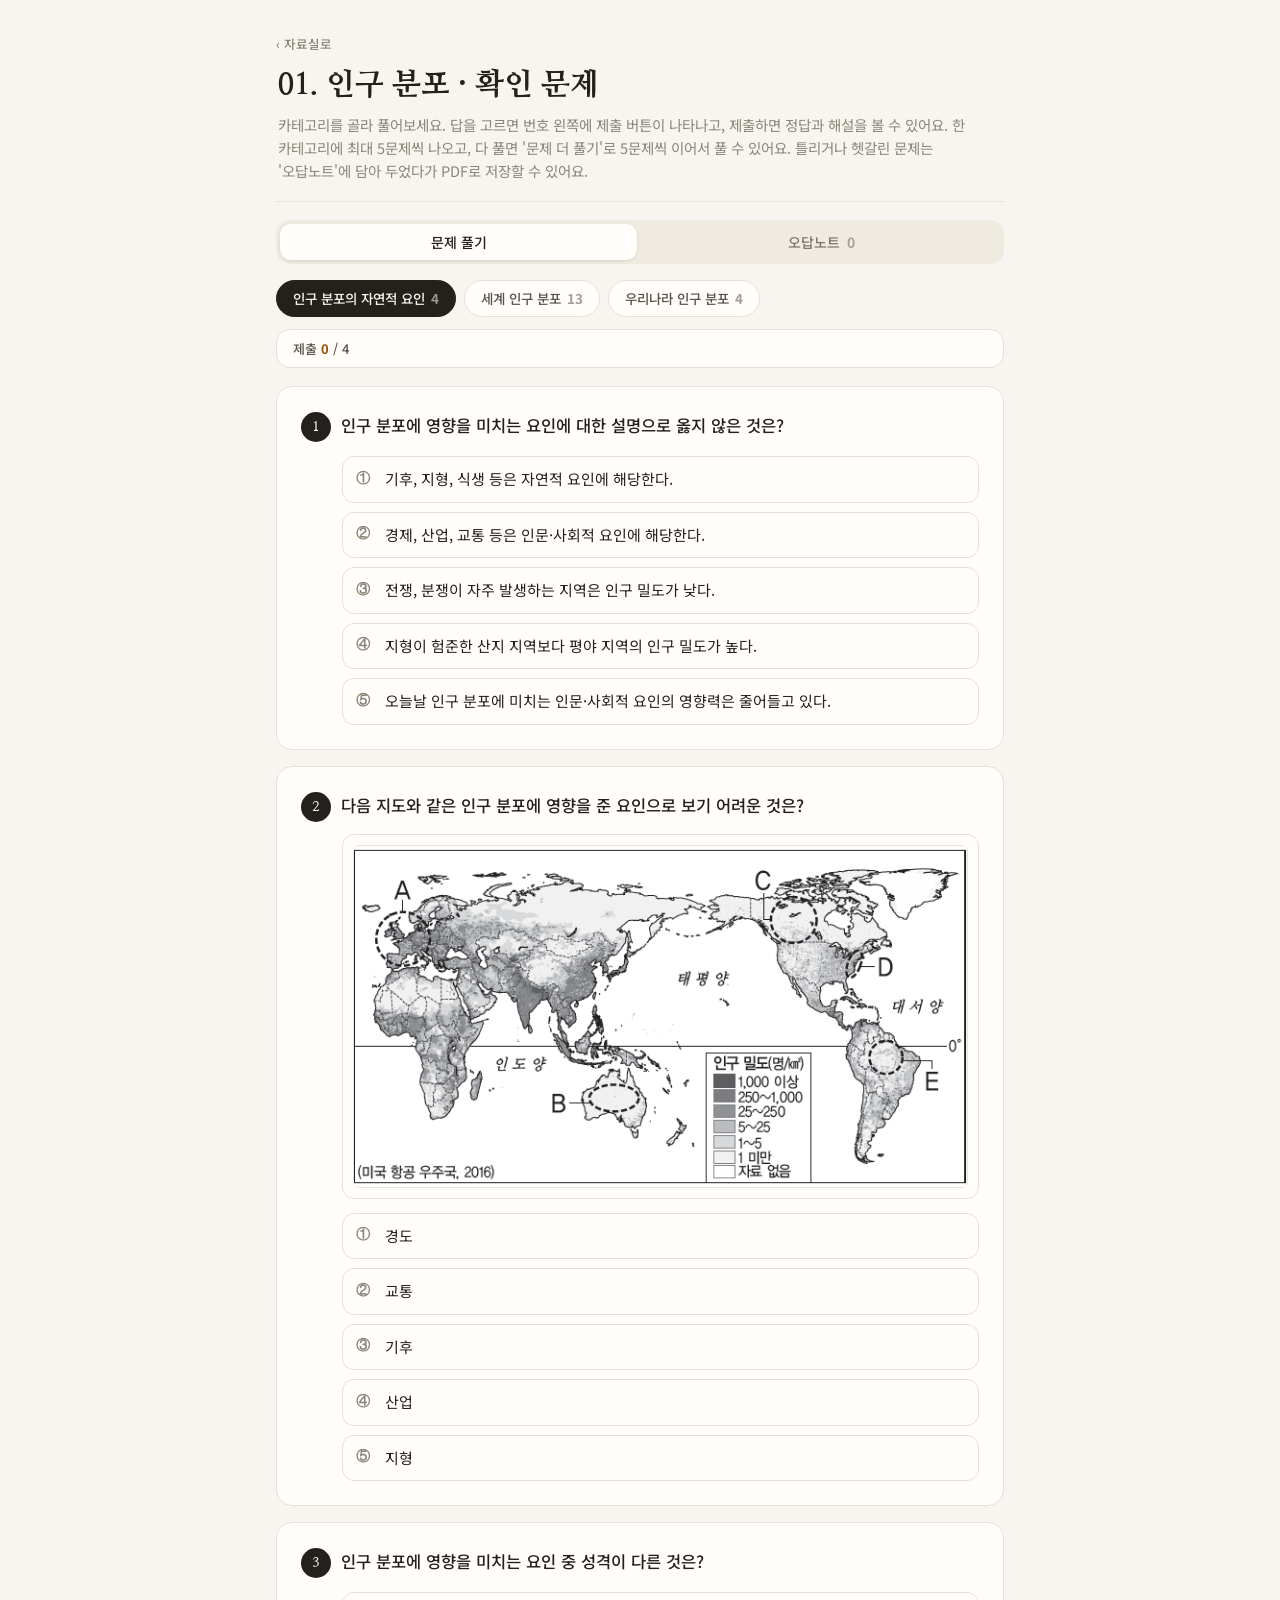
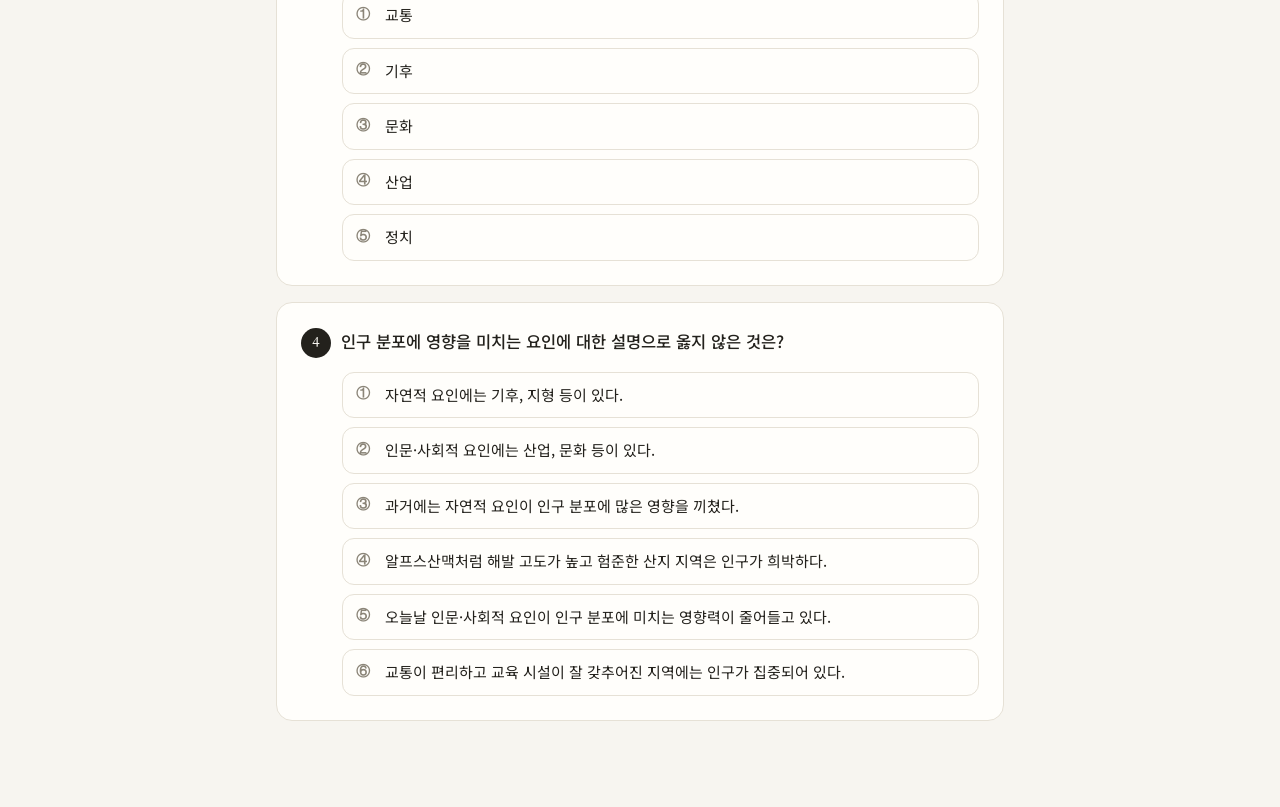
<file: quiz/07-01-quiz.html>
<!DOCTYPE html>
<html lang="ko">
<head>
<meta charset="utf-8">
<meta name="viewport" content="width=device-width,initial-scale=1,viewport-fit=cover">
<meta name="theme-color" content="#f7f5f0">
<title>인구 분포 확인 문제</title>
<link rel="preconnect" href="https://fonts.gstatic.com" crossorigin>
<link href="https://fonts.googleapis.com/css2?family=Noto+Sans+KR:wght@400;500;700;800&family=Nanum+Myeongjo:wght@400;700;800&display=swap" rel="stylesheet">
<link rel="stylesheet" href="quiz.css">
</head>
<body>

<div id="퀴즈"></div>

<script src="quiz-engine.js" charset="utf-8"></script>
<script>
const 카테고리목록 = [
  { key: '요인',    label: '인구 분포의 자연적 요인' },
  { key: '세계',    label: '세계 인구 분포' },
  { key: '우리나라', label: '우리나라 인구 분포' }
];

const 문제전체 = [
  /* ── 인구 분포의 자연적 요인 ── */
  {
    카테고리: '요인',
    지문: "인구 분포에 영향을 미치는 요인 중 성격이 다른 것은?",
    보기: ["교통", "기후", "문화", "산업", "정치"],
    정답: 1,
    해설: "기후는 지형·식생과 함께 인구 분포에 영향을 주는 자연적 요인이다. 교통, 문화, 산업, 정치는 모두 인문·사회적 요인에 해당한다."
  },
  {
    카테고리: '요인',
    지문: "인구 분포에 영향을 미치는 요인에 대한 설명으로 옳지 않은 것은?",
    보기: [
      "기후, 지형, 식생 등은 자연적 요인에 해당한다.",
      "경제, 산업, 교통 등은 인문·사회적 요인에 해당한다.",
      "전쟁, 분쟁이 자주 발생하는 지역은 인구 밀도가 낮다.",
      "지형이 험준한 산지 지역보다 평야 지역의 인구 밀도가 높다.",
      "오늘날 인구 분포에 미치는 인문·사회적 요인의 영향력은 줄어들고 있다."
    ],
    정답: 4,
    해설: "과거부터 인구 분포는 기후, 지형 등 자연적 요인의 영향을 많이 받았다. 기후가 온화하고 물이 풍부하며 비옥한 평야 지역에 인구가 밀집하였다. 인문·사회적 요인인 경제, 산업, 교통 등도 인구 분포에 영향을 미치며, 전쟁과 분쟁이 자주 발생하는 지역은 인구 밀도가 낮다. 오늘날에는 산업화와 도시화가 진행되면서 인문·사회적 요인의 영향력이 오히려 커지고 있다."
  },
  {
    카테고리: '요인',
    지문: "인구 분포에 영향을 미치는 요인에 대한 설명으로 옳지 않은 것은?",
    보기: [
      "자연적 요인에는 기후, 지형 등이 있다.",
      "인문·사회적 요인에는 산업, 문화 등이 있다.",
      "과거에는 자연적 요인이 인구 분포에 많은 영향을 끼쳤다.",
      "알프스산맥처럼 해발 고도가 높고 험준한 산지 지역은 인구가 희박하다.",
      "오늘날 인문·사회적 요인이 인구 분포에 미치는 영향력이 줄어들고 있다.",
      "교통이 편리하고 교육 시설이 잘 갖추어진 지역에는 인구가 집중되어 있다."
    ],
    정답: 4,
    해설: "인구 분포에 영향을 미치는 인문·사회적 요인은 오늘날에 그 영향력이 커지고 있다."
  },
  {
    카테고리: '요인',
    지문: "다음 지도와 같은 인구 분포에 영향을 준 요인으로 보기 어려운 것은?",
    지도: [{ 파일: "img/07-01-world-c.png" }],
    보기: ["경도", "교통", "기후", "산업", "지형"],
    정답: 0,
    해설: "세계 인구 분포에 영향을 미치는 것은 기후, 지형과 같은 자연적 요인과 산업, 교통, 정치 등과 같은 인문·사회적 요인이다. 경도(동서 방향의 위치) 자체는 인구 분포에 직접적인 영향을 주는 요인으로 보기 어렵다."
  },

  /* ── 세계 인구 분포 ── */
  {
    카테고리: '세계',
    지문: "A ~ E 지역의 인구 분포에 영향을 미치는 요인을 자연적 요인과 인문·사회적 요인으로 옳게 연결한 것은?",
    지도: [{ 파일: "img/07-01-map-1.jpg" }],
    보기: [
      "자연적 요인 B, C — 인문·사회적 요인 A, D, E",
      "자연적 요인 C, E — 인문·사회적 요인 A, B, D",
      "자연적 요인 A, B, C — 인문·사회적 요인 D, E",
      "자연적 요인 A, C, E — 인문·사회적 요인 B, D",
      "자연적 요인 B, C, E — 인문·사회적 요인 A, D"
    ],
    정답: 4,
    해설: "A는 서부 유럽, B는 사하라 사막, C는 동남아시아, D는 미국 북동부 대서양 연안, E는 브라질의 아마존강 유역이다. A, D는 산업이 발달하여 인구 밀도가 높은 인문·사회적 요인의 영향을 받은 지역이고, C는 벼농사가 발달해 인구가 밀집한 자연적 요인의 영향을 받은 지역이다. B, E는 자연환경이 불리하여 인구가 희박한 자연적 요인의 영향을 받은 지역이다."
  },
  {
    카테고리: '세계',
    지문: "A~E 지역의 인구 분포 특징에 대한 설명으로 옳은 것은?",
    지도: [{ 파일: "img/07-01-map-1.jpg" }],
    보기: [
      "A는 기온이 너무 높아 인구가 희박하다.",
      "B는 교통이 편리하고 산업이 발달하여 인구가 밀집하였다.",
      "C는 연 강수량이 적어 농업 활동이 불리해 인구가 희박하다.",
      "D는 일자리가 풍부하여 인구가 밀집하였다.",
      "E는 벼농사가 발달하여 인구가 밀집하였다."
    ],
    정답: 3,
    해설: "미국 북동부 대서양 연안(D)은 산업이 발달하여 일자리가 풍부하고 생활 환경이 편리하여 인구가 밀집하였다. ① 서부 유럽(A)은 산업이 발달하여 인구가 밀집하였다. ② 사하라 사막(B)은 건조 기후가 나타나 농업 활동에 불리하고 물이 부족하여 인구가 희박하다. ③ 동남아시아(C)는 계절풍 기후가 나타나고 평야가 발달해 벼농사에 유리하여 인구가 밀집하였다. ⑤ 브라질의 아마존강 유역(E)은 기온이 너무 높아 인간 활동에 불리하여 인구가 희박하다."
  },
  {
    카테고리: '세계',
    지문: "(가), (나)에 해당하는 지역만을 지도의 A~E에서 있는 대로 골라 옳게 연결한 것은?",
    설명박스: [
      "(가) 일찍이 산업화가 이루어졌으며 일자리가 풍부하고 생활 환경이 좋아 인구가 밀집하였다.",
      "(나) 계절풍의 영향으로 강수량이 많고, 하천 유역에 넓은 평야가 발달해 있어 벼농사가 유리해 인구가 밀집하였다."
    ],
    지도: [{ 파일: "img/07-01-map-2.jpg" }],
    보기: [
      "(가) A, B — (나) D",
      "(가) A, C — (나) E",
      "(가) A, D — (나) C",
      "(가) B, E — (나) C",
      "(가) C, D — (나) E"
    ],
    정답: 2,
    해설: "A는 서부 유럽, B는 사하라 사막, C는 동아시아와 남아시아, D는 미국 북동부 대서양 연안, E는 아마존강 유역이다. (가) 인문·사회적 요인의 영향으로 인구가 밀집한 지역은 A, D이고, (나) 자연적 요인의 영향으로 인구가 밀집한 지역은 C이다."
  },
  {
    카테고리: '세계',
    지문: "다음 지도에 대한 설명으로 옳지 않은 것은?",
    지도: [{ 파일: "img/07-01-world-b.jpeg" }],
    보기: [
      "인구가 지구상에 골고루 분포하고 있지 않다.",
      "남반구보다 북반구에 더 많은 인구가 분포한다.",
      "E 지역은 경제가 발달했기 때문에 인구가 조밀하다.",
      "가장 많은 인구가 분포하는 지역은 아시아 대륙이다.",
      "D 지역은 너무 덥고 비가 많이 와서 인구가 희박하다."
    ],
    정답: 4,
    해설: "A는 서부 유럽, B는 사하라 사막, C는 동아시아와 남아시아, D는 알래스카, E는 미국 북동부 대서양 연안, F는 아마존강 유역이다. 알래스카(D)는 연평균 기온이 낮아 인구가 희박한 것이지, 덥고 습해서가 아니다. 인구는 지구상에 고르게 분포하지 않고 특정 지역에 집중되며, 세계 인구의 90%는 북반구에 거주한다. 미국 북동부 대서양 연안(E)은 경제가 발달하여 일자리가 풍부하고 생활 환경이 편리한 지역이므로 인구가 조밀하다. 아시아 대륙에는 세계 인구의 약 60%가 거주한다."
  },
  {
    카테고리: '세계',
    지문: "다음 지도에 나타난 세계의 인구 분포에 대한 옳은 설명을 <보기>에서 고른 것은?",
    설명박스: [
      "ㄱ. 남반구보다 북반구에 인구가 밀집하여 분포한다.",
      "ㄴ. 세계 인구는 지구상에 불균등하게 분포하고 있다.",
      "ㄷ. 해안 지역보다 내륙 지역에 인구가 밀집되어 있다.",
      "ㄹ. 적도 부근이 북반구 중위도 지역보다 인구 밀도가 높다."
    ],
    지도: [{ 파일: "img/07-01-world-c.png" }],
    보기: ["ㄱ, ㄴ", "ㄱ, ㄷ", "ㄴ, ㄷ", "ㄴ, ㄹ", "ㄷ, ㄹ"],
    정답: 0,
    해설: "지구상에는 80억 명이 넘는 사람이 사는데, 고르게 분포하지 않고 특정 지역에 밀집해 있다. 세계 인구의 90% 이상은 육지 면적이 넓은 북반구에 살고 있다. 내륙 지역보다 해안 지역의 인구 밀도가 높다. 적도 부근은 너무 덥기 때문에 인구가 희박하고, 기후가 온화한 북반구 중위도 지역에는 인구가 밀집되어 있다."
  },
  {
    카테고리: '세계',
    지문: "A~D 지역의 인구 분포에 영향을 준 요인에 대한 옳은 설명만을 <보기>에서 있는 대로 고른 것은?",
    설명박스: [
      "ㄱ. A는 일자리가 풍부하고 생활 환경이 편리하다.",
      "ㄴ. B는 건조 기후가 나타나 인간 거주에 불리하다.",
      "ㄷ. C는 각종 자원이 풍부해 공업이 발달해 있다.",
      "ㄹ. D는 한대 기후가 나타나 농업에 불리하다."
    ],
    지도: [{ 파일: "img/07-01-world-d.png" }],
    보기: ["ㄱ, ㄴ", "ㄷ, ㄹ", "ㄱ, ㄴ, ㄷ", "ㄱ, ㄴ, ㄹ", "ㄱ, ㄴ, ㄷ, ㄹ"],
    정답: 3,
    해설: "A는 서부 유럽 지역으로 일찍부터 산업이 발달하여 일자리가 풍부하고 생활 환경이 편리해 인구가 밀집해 있다. B는 사하라 사막으로 강수량이 매우 적어 물을 구하기 어려워 인구가 희박하다. D는 캐나다 북부 지역으로 기온이 매우 낮아 농업에 불리해 인구가 희박하다. C는 아마존 분지로 고온 다습하고 열대 밀림이 우거져 있어 인구가 희박한 지역으로, 자원이 풍부해 공업이 발달했다는 설명은 옳지 않다."
  },
  {
    카테고리: '세계',
    지문: "다음 지도의 A~F 지역을 인구 밀집 지역과 인구 희박 지역으로 구분하여 옳게 연결한 것은?",
    지도: [{ 파일: "img/07-01-world-e.png" }],
    보기: [
      "밀집 A, B, C — 희박 D, E, F",
      "밀집 A, C, E — 희박 B, D, F",
      "밀집 B, C, D — 희박 A, E, F",
      "밀집 B, D, E — 희박 A, C, F",
      "밀집 C, E, F — 희박 A, B, D"
    ],
    정답: 1,
    해설: "A는 서부 유럽, B는 사하라 사막, C는 동남아시아, D는 오스트레일리아의 내륙 지역, E는 북아메리카 북동부 지역, F는 브라질의 아마존강 유역이다. 인구 밀집 지역은 벼농사가 발달한 동남아시아(C)와 산업이 발달한 서부 유럽(A), 북아메리카 북동부 지역(E)이다. 건조 기후가 나타나는 사하라 사막(B)과 오스트레일리아 내륙(D), 열대 기후가 나타나는 아마존강 유역(F)은 인구 희박 지역이다."
  },
  {
    카테고리: '세계',
    지문: "다음은 세계의 인구 분포에 대한 설명이다. 밑줄 친 ㉠~㉤ 중 옳지 않은 것은?",
    설명박스: ["세계의 인구는 지구상에 고르게 분포하지 않고 ㉠ 특정 지역에 집중하여 분포한다. ㉡ 세계 인구의 90% 이상은 북반구에 살고 있으며, ㉢ 특히 북위 20°~40° 지역에 가장 많은 인구가 분포한다. 대륙별로 살펴보면 ㉣ 유럽에 가장 밀집해 있으며 ㉤ 오세아니아에는 인구가 가장 적게 분포한다."],
    보기: ["㉠", "㉡", "㉢", "㉣", "㉤"],
    정답: 3,
    해설: "세계의 인구는 지구상에 고르게 분포하지 않고 특정 지역에 집중하여 분포한다. 세계 인구의 90% 이상은 육지 면적이 넓은 북반구에 살고 있다. 위도별로는 북위 20°~40° 지역에 가장 많은 인구가 분포하고, 적도 부근이나 극지방은 인구가 적게 분포한다. 대륙별로는 중국, 인도, 방글라데시 등지가 있는 아시아에 인구가 가장 밀집해 있다. 오세아니아는 상대적으로 인구가 적게 분포한다."
  },
  {
    카테고리: '세계',
    지문: "다음은 2010년 세계의 인구와 면적을 대륙별로 나타낸 그래프이다. 이에 대한 설명으로 옳지 않은 것은?",
    지도: [{ 파일: "img/07-01-chart-continent.jpeg" }],
    보기: [
      "세계 인구의 절반 이상은 아시아에 산다.",
      "남아메리카보다 북아메리카의 인구가 많다.",
      "오세아니아의 인구는 세계의 1%도 되지 않는다.",
      "1㎢에 사는 인구수가 가장 적은 대륙은 오세아니아이다.",
      "남아메리카와 북아메리카의 인구를 합쳐도 아프리카의 인구보다 적다."
    ],
    정답: 1,
    해설: "북아메리카는 남아메리카보다 면적은 넓지만 인구는 적다."
  },
  {
    카테고리: '세계',
    지문: "세계의 인구 분포에 대한 옳은 설명을 <보기>에서 고른 것은?",
    설명박스: [
      "ㄱ. 세계 인구의 90% 이상은 북반구에 살고 있다.",
      "ㄴ. 적도 부근이나 극지방에는 인구가 적게 분포한다.",
      "ㄷ. 대륙별로 살펴보면 유럽에 가장 많은 인구가 분포한다.",
      "ㄹ. 위도별로 살펴보면 북위 40°~60° 지역에 가장 많은 인구가 분포한다."
    ],
    보기: ["ㄱ, ㄴ", "ㄱ, ㄷ", "ㄴ, ㄷ", "ㄴ, ㄹ", "ㄷ, ㄹ"],
    정답: 0,
    해설: "세계 인구의 90% 이상은 육지 면적이 넓은 북반구에 살고 있다. 적도 부근이나 극지방은 인구가 적게 분포한다. 위도별로 살펴보면 북위 20°~40° 지역에 가장 많은 인구가 분포한다. 대륙별로 살펴보면 중국과 인도를 포함한 아시아에 가장 많은 인구가 분포한다."
  },
  {
    카테고리: '세계',
    지문: "다음은 세계의 인구 분포에 대한 설명이다. ㉠~㉤에 들어갈 내용으로 옳지 않은 것은?",
    설명박스: ["세계 인구의 90% 이상은 육지 면적이 넓은 ㉠ 에 살고 있다. 위도별로 보면 ㉡ 의 온화한 기후가 나타나는 지역은 인구 밀도가 높고, ㉢ 은/는 인구 밀도가 낮다. 대륙별로 보면 ㉣ 에 인구가 가장 밀집해 있으며, ㉤ 은/는 인구가 가장 적게 분포한다."],
    보기: [
      "㉠ — 북반구",
      "㉡ — 북위 20°~40°",
      "㉢ — 적도 부근과 극지방",
      "㉣ — 아시아",
      "㉤ — 유럽"
    ],
    정답: 4,
    해설: "세계 인구의 약 90%는 북반구, 약 10%는 남반구에 거주하여 공간상에 불균등하게 분포한다. 위도별로는 북위 20°~40° 지역에 가장 많은 인구가 분포하고, 적도 부근이나 극지방은 인구가 적게 분포한다. 대륙별로는 중국, 인도, 방글라데시 등지가 있는 아시아와 유럽에 인구가 밀집하였다. 인구가 가장 적게 분포하는 대륙은 오세아니아이다."
  },
  {
    카테고리: '세계',
    지문: "(가), (나)에 해당하는 지역을 지도에서 골라 옳게 연결한 것은?",
    설명박스: [
      "(가) 큰 하천이 만든 비옥한 평야 지대는 농업 활동에 유리하여 일찍부터 많은 사람들이 거주하였다.",
      "(나) 건조한 기후가 나타나는 지역이 국토의 2/3를 차지하고 있어 인구가 희박하다."
    ],
    지도: [{ 파일: "img/07-01-world-f.png" }],
    보기: [
      "(가) A — (나) B",
      "(가) A — (나) D",
      "(가) B — (나) A",
      "(가) B — (나) C",
      "(가) C — (나) D"
    ],
    정답: 3,
    해설: "(가)의 큰 하천이 만든 비옥한 평야는 인도(B)에 해당하며, 하천 하류의 평야가 농업에 유리해 인구가 밀집한다. (나)의 국토 2/3가 건조 기후인 지역은 오스트레일리아(C)로, 인구가 희박하다."
  },
  {
    카테고리: '세계',
    지문: "지도에 표시된 지역의 공통된 인구 분포 특징으로 옳은 것은?",
    지도: [{ 파일: "img/07-01-world-g.png" }],
    보기: [
      "건조 기후 지역으로 인구 밀도가 낮다.",
      "전쟁이나 분쟁이 자주 발생하여 인구가 희박하다.",
      "농업 활동에 불리한 기후가 나타나 인구가 희박하다.",
      "일자리가 풍부하고 생활이 편리해 인구가 밀집되어 있다.",
      "벼농사에 유리한 계절풍 기후 지역으로 인구 밀도가 높다."
    ],
    정답: 2,
    해설: "지도에 표시된 러시아의 시베리아 지역과 브라질의 아마존강 유역은 농업 활동에 불리한 기후가 나타나 인구가 희박하다."
  },

  /* ── 우리나라 인구 분포 ── */
  {
    카테고리: '우리나라',
    지문: "지도에 대한 설명 및 추론으로 옳은 것은?",
    지도: [{ 파일: "img/07-01-korea-a.png" }],
    보기: [
      "1940년에는 지형 및 기후 조건이 유리한 북서부 지역에 인구가 밀집하였다.",
      "1940년에는 태백산맥 일대의 산지 지역과 농어촌 지역에 인구가 밀집하였다.",
      "2015년에는 수도권, 대도시에 인구가 밀집하였다.",
      "2015년 수도권에서는 노동력 부족, 농어촌 지역에서는 인구 과밀화 문제가 나타날 것이다.",
      "2015년은 1940년에 비해 인구가 고르게 분포하고 있다."
    ],
    정답: 2,
    해설: "우리나라의 인구 분포는 산업화가 급격히 이루어진 1960년대 전후로 뚜렷하게 구분된다. 산업화 이전에는 평야가 발달한 남서부 지역에 인구가 밀집하였다. 태백산맥과 같은 산지 지역은 경사가 급하고 기후가 한랭하여 산업화 이전부터 인구가 희박하였다. 1960년대 이후 산업화가 이루어지면서 수도권과 남동 임해 공업 지역에 인구가 집중되었다. 2015년에는 수도권에 전체 인구의 약 50%가 분포할 정도로 인구가 특정 지역에 집중되어 있다."
  },
  {
    카테고리: '우리나라',
    지문: "지도에 대한 설명으로 옳은 것은?",
    지도: [{ 파일: "img/07-01-korea-b.png" }],
    보기: [
      "1940년에는 대체로 북동부 지역에 인구가 밀집하였다.",
      "1940년의 인구 분포는 인문·사회적 요인을 많이 받았다.",
      "2010년에는 수도권과 남동 임해 공업 지역의 인구 밀도가 높다.",
      "2010년에는 1940년에 비해 지역 간 인구 밀도의 차이가 작아졌다.",
      "2010년에는 태백산맥, 소백산맥 일대의 산간 지역의 인구 밀도가 높다."
    ],
    정답: 2,
    해설: "1940년에는 기후가 온화하고 넓은 평야가 발달한 남서부 지역에 인구가 밀집하였다. 산업화 이후 이촌 향도 현상으로 수도권, 남동 임해 공업 지역의 인구 밀도가 높아졌다."
  },
  {
    카테고리: '우리나라',
    지문: "다음은 2015년 우리나라의 인구 분포를 나타낸 것이다. 이에 대한 옳은 설명을 <보기>에서 고른 것은?",
    설명박스: [
      "ㄱ. 태백산맥과 소백산맥 일대는 인구 밀도가 낮다.",
      "ㄴ. 인구 분포에 인문적 요인이 크게 작용하고 있다.",
      "ㄷ. 농업보다 공업이 발달한 지역의 인구 밀도가 낮다.",
      "ㄹ. 남동 임해 공업 지역은 최대의 인구 밀집 지역이다."
    ],
    지도: [{ 파일: "img/07-01-korea-c.png" }],
    보기: ["ㄱ, ㄴ", "ㄱ, ㄷ", "ㄴ, ㄷ", "ㄴ, ㄹ", "ㄷ, ㄹ"],
    정답: 0,
    해설: "태백산맥과 소백산맥은 해발 고도가 높아 인간 거주에 불리하여 인구 밀도가 낮다. 오늘날 인구 분포에는 경제, 교통, 산업과 같은 인문적 요인이 크게 작용해 수도권과 대도시, 남동 임해 공업 지역과 같이 산업이 발달한 지역에 인구가 밀집하였다. 농업보다 공업이 발달한 지역의 인구 밀도가 높으며, 우리나라 최대의 인구 밀집 지역은 서울을 중심으로 하는 수도권이다."
  },
  {
    카테고리: '우리나라',
    지문: "다음은 1940년 우리나라의 인구 분포를 나타낸 것이다. 인구 밀도가 높은 지역의 특징으로 옳은 것은?",
    지도: [{ 파일: "img/07-01-korea-d.png" }],
    보기: ["기온이 낮다.", "산지가 많다.", "지하자원이 풍부하다.", "벼농사가 발달하였다.", "자연 경관이 뛰어나다."],
    정답: 3,
    해설: "1940년 인구 밀집 지역은 기후가 온화하고 평야가 발달한 남서부 지역이었다. 우리나라는 오랫동안 벼농사 중심의 농업 사회였기 때문에 인구 분포가 자연적 요인의 영향을 많이 받았으며, 벼농사에 유리한 지역에 인구가 밀집하였다. 반대로 북동부 지역은 기온이 낮고 산지가 많아 인구가 희박하였다."
  }
];

퀴즈시작({
  단원: '07-01',
  단원명: '인구 분포',
  제목: '01. 인구 분포 · 확인 문제',
  한번에: 5,
  지도열: 4,
  카테고리목록,
  문제전체
});
</script>
</body>
</html>
</file>
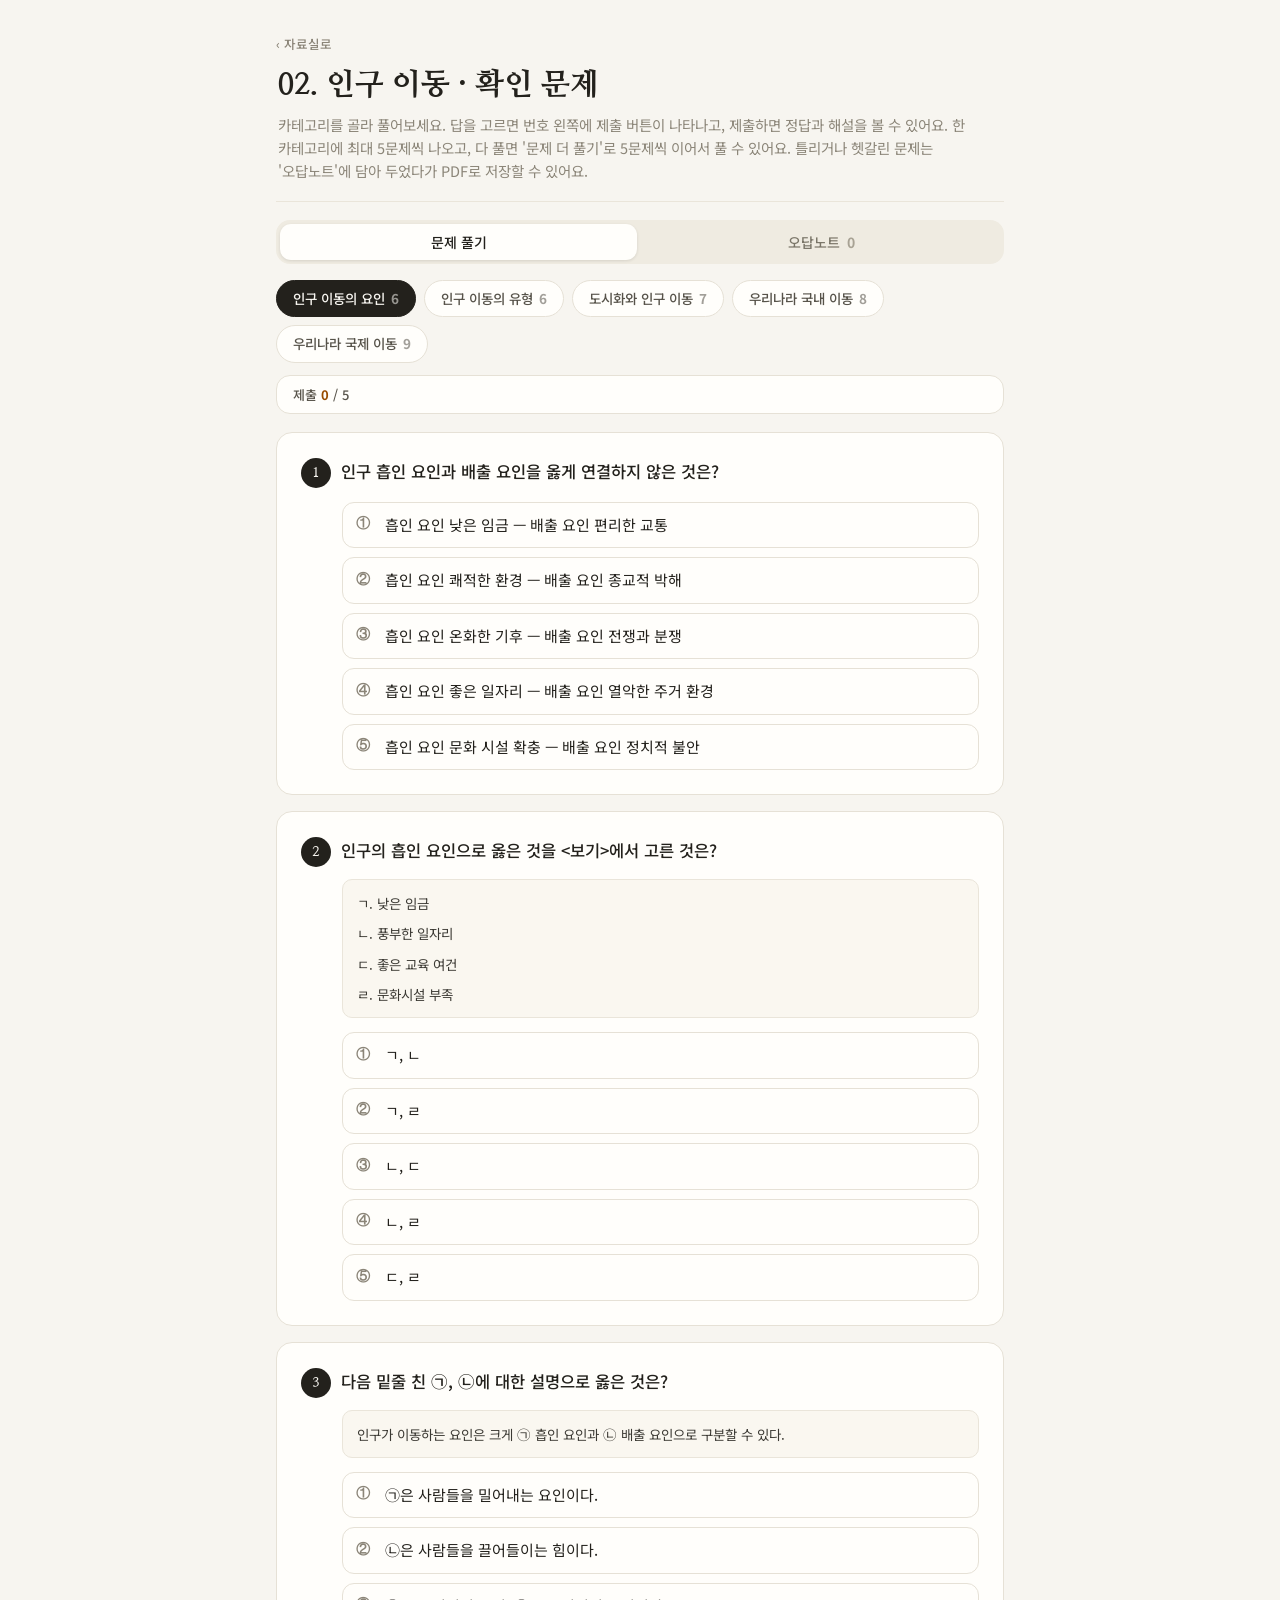
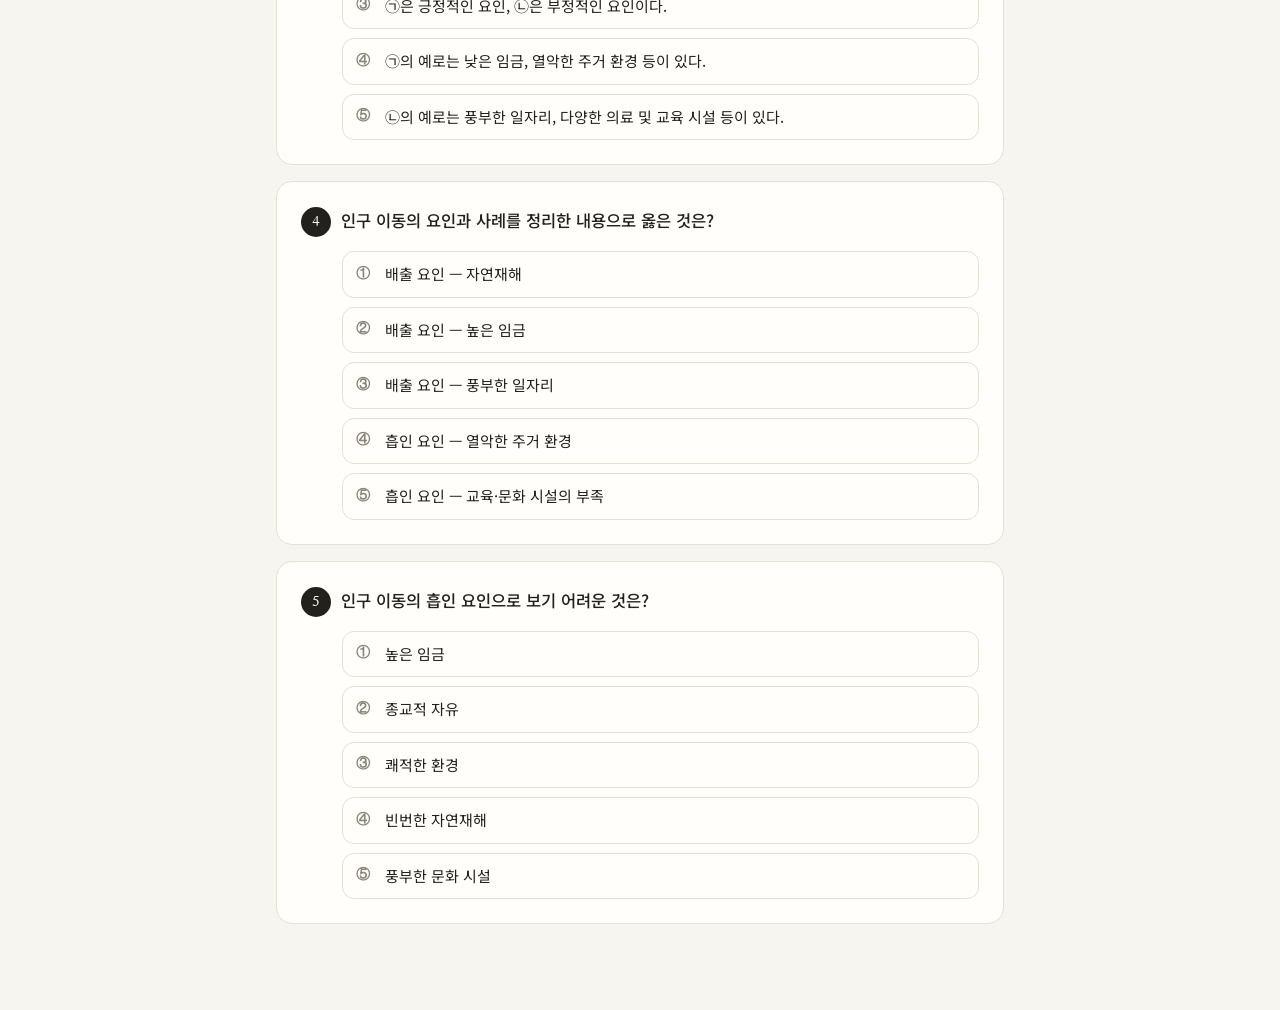
<file: quiz/07-02-quiz.html>
<!DOCTYPE html>
<html lang="ko">
<head>
<meta charset="utf-8">
<meta name="viewport" content="width=device-width,initial-scale=1,viewport-fit=cover">
<meta name="theme-color" content="#f7f5f0">
<title>인구 이동 확인 문제</title>
<link rel="preconnect" href="https://fonts.gstatic.com" crossorigin>
<link href="https://fonts.googleapis.com/css2?family=Noto+Sans+KR:wght@400;500;700;800&family=Nanum+Myeongjo:wght@400;700;800&display=swap" rel="stylesheet">
<link rel="stylesheet" href="quiz.css">
</head>
<body>

<div id="퀴즈"></div>

<script src="quiz-engine.js" charset="utf-8"></script>
<script>
const 카테고리목록 = [
  { key: '요인',    label: '인구 이동의 요인' },
  { key: '유형',    label: '인구 이동의 유형' },
  { key: '도시화',  label: '도시화와 인구 이동' },
  { key: '국내',    label: '우리나라 국내 이동' },
  { key: '국제',    label: '우리나라 국제 이동' }
];

const 문제전체 = [
  /* ── 인구 이동의 요인 ── */
  {
    카테고리: '요인',
    지문: "인구의 흡인 요인으로 옳은 것을 <보기>에서 고른 것은?",
    설명박스: ["ㄱ. 낮은 임금", "ㄴ. 풍부한 일자리", "ㄷ. 좋은 교육 여건", "ㄹ. 문화시설 부족"],
    보기: ["ㄱ, ㄴ", "ㄱ, ㄹ", "ㄴ, ㄷ", "ㄴ, ㄹ", "ㄷ, ㄹ"],
    정답: 2,
    해설: "ㄴ, ㄷ. 풍부한 일자리와 좋은 교육 여건은 사람들을 끌어들이는 긍정적 요인인 흡인 요인에 해당한다. ㄱ, ㄹ. 낮은 임금과 문화시설 부족은 사람들을 다른 지역으로 밀어내는 부정적 요인인 배출 요인에 해당한다."
  },
  {
    카테고리: '요인',
    지문: "인구 이동의 요인과 사례를 정리한 내용으로 옳은 것은?",
    보기: [
      "배출 요인 — 자연재해",
      "배출 요인 — 높은 임금",
      "배출 요인 — 풍부한 일자리",
      "흡인 요인 — 열악한 주거 환경",
      "흡인 요인 — 교육·문화 시설의 부족"
    ],
    정답: 0,
    해설: "인구 이동의 요인에는 인구를 다른 지역으로 밀어내는 배출 요인과 인구를 끌어들여 머무르게 하는 흡인 요인이 있다. 배출 요인에는 낮은 임금, 열악한 주거 환경, 빈곤, 교육·문화 시설의 부족, 전쟁, 자연재해 등이 있다. 흡인 요인에는 높은 임금, 풍부한 일자리, 쾌적한 주거 환경, 다양한 교육·문화·의료 시설 등이 있다."
  },
  {
    카테고리: '요인',
    지문: "인구 흡인 요인과 배출 요인을 옳게 연결하지 않은 것은?",
    보기: [
      "흡인 요인 낮은 임금 — 배출 요인 편리한 교통",
      "흡인 요인 쾌적한 환경 — 배출 요인 종교적 박해",
      "흡인 요인 온화한 기후 — 배출 요인 전쟁과 분쟁",
      "흡인 요인 좋은 일자리 — 배출 요인 열악한 주거 환경",
      "흡인 요인 문화 시설 확충 — 배출 요인 정치적 불안"
    ],
    정답: 0,
    해설: "흡인 요인은 인구를 끌어들이는 요인, 배출 요인은 인구를 다른 지역으로 밀어내는 요인을 말한다. 낮은 임금은 배출 요인, 편리한 교통은 흡인 요인에 해당한다."
  },
  {
    카테고리: '요인',
    지문: "인구 이동에 대한 설명으로 옳지 않은 것은?",
    보기: [
      "이민은 영구적 이동이다.",
      "낮은 임금, 열악한 주거 환경은 배출 요인이다.",
      "이동의 범위에 따라 국제 이동과 국내 이동으로 나눌 수 있다.",
      "흡인 요인은 사람들을 다른 지역으로 밀어내는 부정적 요인이다.",
      "인구 이동이란 거주를 목적으로 한 장소에서 다른 장소로 옮겨가는 현상을 말한다."
    ],
    정답: 3,
    해설: "흡인 요인은 사람들을 끌어들이는 긍정적인 요인이다. 사람들을 다른 지역으로 밀어내는 부정적 요인은 배출 요인이다."
  },
  {
    카테고리: '요인',
    지문: "다음 밑줄 친 ㉠, ㉡에 대한 설명으로 옳은 것은?",
    설명박스: ["인구가 이동하는 요인은 크게 ㉠ 흡인 요인과 ㉡ 배출 요인으로 구분할 수 있다."],
    보기: [
      "㉠은 사람들을 밀어내는 요인이다.",
      "㉡은 사람들을 끌어들이는 힘이다.",
      "㉠은 긍정적인 요인, ㉡은 부정적인 요인이다.",
      "㉠의 예로는 낮은 임금, 열악한 주거 환경 등이 있다.",
      "㉡의 예로는 풍부한 일자리, 다양한 의료 및 교육 시설 등이 있다."
    ],
    정답: 2,
    해설: "인구 이동의 요인에는 흡인 요인과 배출 요인이 있다. 흡인 요인은 사람들을 끌어들이는 요인으로 풍부한 일자리, 쾌적한 환경, 다양한 의료·교육·문화 시설 등이 있다. 반면 배출 요인은 사람들을 다른 지역으로 밀어내는 요인으로 낮은 임금, 열악한 주거 환경, 전쟁과 분쟁, 자연재해, 기아, 종교적 박해 등이 해당된다."
  },
  {
    카테고리: '요인',
    지문: "인구 이동의 흡인 요인으로 보기 어려운 것은?",
    보기: ["높은 임금", "종교적 자유", "쾌적한 환경", "빈번한 자연재해", "풍부한 문화 시설"],
    정답: 3,
    해설: "흡인 요인은 사람들을 끌어들이는 요인이며, 배출 요인은 사람들을 다른 지역으로 밀어내는 요인이다. 빈번한 자연재해는 사람들을 다른 지역으로 밀어내는 배출 요인에 해당한다."
  },

  /* ── 인구 이동의 유형 ── */
  {
    카테고리: '유형',
    지문: "지도와 같은 요인에 의한 인구 이동의 사례로 가장 적절한 것은?",
    지도: [{ 파일: "img/07-02-map-usa-inflow.png" }],
    보기: [
      "영국에 사는 제임스는 프랑스 남부로 여행을 갔다.",
      "가영이는 서울에 있는 대학에 가기 위해 부산에서 이사왔다.",
      "티모는 내전을 피해 고국을 떠나 케냐의 난민촌으로 이주하였다.",
      "우마르는 일자리를 찾아 이집트에서 사우디아라비아로 이주하였다.",
      "존은 기후 변화 때문에 국토 상당 부분이 물에 잠겨 이웃 나라로 이주하였다."
    ],
    정답: 3,
    해설: "지도는 일자리를 찾아 이동하는 경제적 이동을 나타낸다. ① 일시적 이동, ② 국내 이동, ③ 정치적 이동, ⑤ 환경적 이동의 사례이다."
  },
  {
    카테고리: '유형',
    지문: "(가), (나)에 나타난 인구 이동의 유형을 옳게 연결한 것은?",
    설명박스: [
      "(가) 1960년대 광부 8천여 명과 간호사 1만여 명이 독일로 이주하였다. 이들이 벌어들인 외화는 당시 우리나라의 경제에 이바지하였다.",
      "(나) 시리아 난민들이 생존을 위해 다른 나라로 이동하고 있다. 시리아는 2011년 정부군과 반군 사이에 내전이 발생하면서 많은 난민이 발생하였다."
    ],
    보기: [
      "(가) 경제적 이동 — (나) 정치적 이동",
      "(가) 경제적 이동 — (나) 종교적 이동",
      "(가) 정치적 이동 — (나) 경제적 이동",
      "(가) 정치적 이동 — (나) 종교적 이동",
      "(가) 종교적 이동 — (나) 정치적 이동"
    ],
    정답: 0,
    해설: "(가)는 1960년대 발생한 경제적 이동의 사례이다. 우리나라는 인력 수출의 일환으로 광부와 간호사가 독일로 많이 파견되었고, 이로 인해 벌어들인 외화는 경제에 많은 도움이 되었다. (나)는 시리아 내전에 따른 난민 사례로 대표적인 정치적 이동에 해당한다. 난민은 인종, 종교, 국적, 신분, 정치적 의견 등을 이유로 박해받을 위험이 있거나 분쟁 혹은 폭력 사태로 고향을 떠난 사람들이다."
  },
  {
    카테고리: '유형',
    지문: "인구의 국제 이동에 대한 옳은 설명을 <보기>에서 고른 것은?",
    설명박스: [
      "ㄱ. 종교적 목적에 따른 이동이 대부분이다.",
      "ㄴ. 오늘날 선진국에서 개발 도상국으로 인구가 많이 이동한다.",
      "ㄷ. 신항로 개척 이후 많은 유럽인들은 아메리카와 오스트레일리아 등지로 이동했다.",
      "ㄹ. 아메리카에 정착한 유럽인들이 노동력 보충을 위해 아프리카 흑인들을 강제로 이주시키기도 했다."
    ],
    보기: ["ㄱ, ㄴ", "ㄱ, ㄷ", "ㄴ, ㄷ", "ㄴ, ㄹ", "ㄷ, ㄹ"],
    정답: 4,
    해설: "ㄱ. 오늘날 인구의 국제 이동은 경제적 목적이 대부분이다. ㄴ. 경제적 목적의 국제 이동은 주로 아시아, 아프리카, 라틴 아메리카의 개발 도상국에서 서부 유럽, 앵글로아메리카 등지의 선진국으로 이동한다."
  },
  {
    카테고리: '유형',
    지문: "인구 유출이 활발한 지역으로 옳은 것은?",
    보기: ["아프리카, 동남아시아", "아프리카, 북아메리카", "서부 유럽, 북아메리카", "서부 유럽, 남아메리카", "동남아시아, 오세아니아"],
    정답: 0,
    해설: "남아메리카, 아프리카, 일부 아시아 지역은 빈곤, 낮은 임금, 적은 교육 기회 등의 불리한 조건 때문에 인구의 유출이 일어난다."
  },
  {
    카테고리: '유형',
    지문: "최근 개발 도상국에서 선진국으로의 인구 유입이 활발한 이유로 가장 적절한 것은?",
    보기: [
      "산업 발달로 소득 수준이 높다.",
      "넓은 평야와 온난한 기후로 농업이 발달하였다.",
      "외국인 근로자의 이민을 정책적으로 유치하고 있다.",
      "최근 제조업의 성장으로 일자리가 급격히 증가하였다.",
      "정치적으로 안정되어 있으며 종교적 자유가 보장된다."
    ],
    정답: 0,
    해설: "최근 국제 인구 이동은 경제적 목적이 대부분이며, 개발 도상국에서 선진국으로의 이동이 일반적이다. 그 가장 큰 이유는 선진국이 산업이 발달해 소득 수준이 높고 일자리가 많기 때문이다(①). ② 농업 조건은 오늘날 인구 이동의 주된 이유가 아니다. ③ 외국인 근로자를 정책적으로 유치하는 나라도 있지만, 이는 소득·일자리 격차에 따른 이동을 돕는 수단일 뿐 이동이 활발한 가장 큰 이유는 아니다. ④ 선진국은 제조업보다 서비스업의 비중이 커지고 있어 제조업 성장으로 일자리가 급증했다고 보기 어렵다. ⑤ 정치적 안정과 종교적 자유는 난민 등 정치적·종교적 이동의 흡인 요인이며, 이동의 대부분을 차지하는 경제적 이동의 가장 큰 이유는 아니다."
  },
  {
    카테고리: '유형',
    지문: "다음 조건을 모두 만족시키는 인구 이동의 사례로 옳은 것은?",
    설명박스: ["국제 이동 · 일시적 이동 · 자발적 이동"],
    보기: [
      "서울에서 동남아시아로 여행을 갔다.",
      "내전 때문에 이웃 나라의 난민촌으로 이동하였다.",
      "대학에 가기 위해 부산에서 서울로 공부하러 왔다.",
      "해수면 상승으로 국토가 침수되어 이웃 나라로 이주하였다.",
      "명절을 맞이해 서울에서 대구에 계신 할아버지 댁에 다녀왔다."
    ],
    정답: 0,
    해설: "서울에서 동남아시아로 여행을 간 사례는 이동 범위에 따라서는 국제 이동, 이동 기간에 따라서는 일시적 이동, 이동 동기에 따라서는 자발적 이동에 해당한다."
  },

  /* ── 도시화와 인구 이동 ── */
  {
    카테고리: '도시화',
    지문: "㉮와 ⓐ에 들어갈 내용을 옳게 연결한 것은?",
    설명박스: ["인구 이동은 지역 범위에 따라 국내 이동과 국제 이동으로 구분한다. 다른 나라로 이동하는 사람보다 한 나라 안에서 이동하는 사람이 더 많기 때문에, 대부분의 인구 이동은 국내 이동에 해당한다. 산업화 이전의 농업 중심 사회에서는 이동하는 사람의 수가 적었으나, 산업화가 이루어지면서 새로운 일자리를 찾아 많은 사람이 도시로 이동하게 되었다. 이러한 ㉮ 현상은 아시아, 남아메리카 등 ⓐ 에서 많이 나타난다. 또한 산업이 발달한 ⓑ 에서는 더욱 쾌적한 환경이나 여유로운 삶을 찾아 국내 이동이 이루어지고 있다. 최근 도시의 주거 환경이 악화되고, 교통과 통신이 발달하면서 도시를 떠나 주변 교외지역이나 농촌으로 이주하는 ㉯ 현상이 나타나고 있다."],
    보기: [
      "㉮ 교외화 — ⓐ 개발 도상국",
      "㉮ 도시화 — ⓐ 선진국",
      "㉮ 역도시화 — ⓐ 선진국",
      "㉮ 이촌 향도 — ⓐ 선진국",
      "㉮ 이촌 향도 — ⓐ 개발 도상국"
    ],
    정답: 4,
    해설: "산업화에 따라 일자리가 풍부한 도시로 이동하는 이촌 향도 현상이 발생한다. 이촌 향도 현상은 아시아와 아프리카, 남아메리카 등과 같은 개발 도상국에서 많이 나타난다."
  },
  {
    카테고리: '도시화',
    지문: "다음에서 설명하는 용어로 옳은 것은?",
    설명박스: ["산업이 발달한 서부 유럽, 미국 등의 지역에서는 농촌에서 도시로 이동하였던 인구가 쾌적한 환경을 찾아 다시 농촌으로 돌아가는 현상이다."],
    보기: ["도시화 현상", "이촌 향도 현상", "역도시화 현상", "교외화 현상", "집심 현상"],
    정답: 2,
    해설: "산업이 발달한 선진국에서 도시의 인구가 쾌적한 환경을 찾아 다시 촌락으로 돌아가는 현상을 역도시화 현상이라고 한다."
  },
  {
    카테고리: '도시화',
    지문: "다음 글에서 설명하는 현상으로 옳은 것은?",
    설명박스: ["서부 유럽, 미국 등의 선진국에서는 쾌적한 환경을 찾아 도시의 인구가 도시 주변 지역으로 이동한다."],
    보기: ["도시화 현상", "이촌 향도 현상", "인구 유출 현상", "출산율 감소 현상", "인구의 역도시화 현상"],
    정답: 4,
    해설: "도시로 인구와 각종 기능이 집중되어 생활 환경이 악화되고 교통이 발달하면서 사람들이 도시 주변 지역이나 촌락으로 이동하는 현상이 나타나는데 이를 역도시화 현상이라고 한다."
  },
  {
    카테고리: '도시화',
    지문: "다음에서 설명하는 용어로 옳은 것은?",
    설명박스: ["대도시의 주거 환경이 열악해지고, 교통과 통신이 발달하면서 대도시의 인구가 촌락으로 이동하는 현상이다."],
    보기: ["이촌 향도 현상", "도시화 현상", "역도시화 현상", "산업화 현상", "도심 공동화 현상"],
    정답: 2,
    해설: "대도시의 주거 환경 악화, 교통과 통신의 발달로 대도시 인구가 쾌적한 환경을 찾아 촌락으로 이동하는 현상을 역도시화 현상이라고 한다."
  },
  {
    카테고리: '도시화',
    지문: "㉠, ㉡에 들어갈 용어를 옳게 연결한 것은?",
    설명박스: ["오늘날 개발 도상국에서는 일자리를 찾아 촌락 인구가 도시로 이동하는 ㉠ 현상이, 선진국에서는 쾌적한 환경을 찾아 도시 인구가 촌락으로 이동하는 ㉡ 현상이 나타난다."],
    보기: [
      "㉠ 이촌 향도 — ㉡ 역도시화",
      "㉠ 역도시화 — ㉡ 이촌 향도",
      "㉠ 도시화 — ㉡ 역도시화",
      "㉠ 이촌 향도 — ㉡ 도시화",
      "㉠ 교외화 — ㉡ 역도시화"
    ],
    정답: 0,
    해설: "개발 도상국에서는 일자리를 찾아 촌락 인구가 도시로 이동하는 이촌 향도 현상이, 선진국에서는 쾌적한 환경을 찾아 도시 인구가 촌락으로 이동하는 역도시화 현상이 나타난다."
  },
  {
    카테고리: '도시화',
    지문: "다음과 같은 국내 인구 이동이 나타나는 국가로 옳은 것은?",
    설명박스: ["복잡하고 오염된 도시를 피해 더욱 쾌적한 주거 환경을 찾아 떠나는 인구 이동"],
    보기: ["인구 밀도가 높은 인도", "내전이 끊이지 않는 콩고", "이촌 향도가 활발한 중국", "1인당 국민소득이 높은 미국", "아마존강 개발 사업을 실시한 브라질"],
    정답: 3,
    해설: "산업이 발달한 서부 유럽, 미국 등의 지역에서는 쾌적한 환경을 찾아 도시의 인구가 도시 주변 지역이나 농촌으로 이동하는 역도시화 현상이 나타난다."
  },
  {
    카테고리: '도시화',
    지문: "다음 빈칸에 들어갈 용어로 옳은 것은?",
    설명박스: ["도시의 인구가 지나치게 많아지면 교통 혼잡, 환경오염 등의 문제가 발생한다. 따라서 이러한 현상을 피하여 도시 인구가 교외 지역이나 촌락으로 이동하는 ( ) 현상이 나타난다."],
    보기: ["도시화", "이촌 향도", "역도시화", "산업화", "슬럼화"],
    정답: 2,
    해설: "제시된 글은 역도시화에 대한 설명에 해당한다."
  },

  /* ── 우리나라의 인구 이동 ── */
  {
    카테고리: '국내',
    지문: "우리나라의 인구 이동에 대한 옳은 설명을 <보기>에서 고른 것은?",
    설명박스: [
      "ㄱ. 6·25 전쟁 때는 유턴 현상이 나타났다.",
      "ㄴ. 일제 강점기에는 광공업이 발달한 북부 지방으로 인구가 이동하였다.",
      "ㄷ. 1990년대 이후부터 산업화에 따른 이촌 향도 현상이 뚜렷하게 나타나기 시작했다.",
      "ㄹ. 오늘날 동남아시아 등지에서 일자리를 찾아 우리나라로 들어오는 외국인 근로자가 증가하고 있다."
    ],
    보기: ["ㄱ, ㄴ", "ㄱ, ㄷ", "ㄴ, ㄷ", "ㄴ, ㄹ", "ㄷ, ㄹ"],
    정답: 3,
    해설: "ㄱ. 6·25 전쟁 때는 북한 주민의 월남과 남쪽 지방으로의 피난 등의 인구 이동이 나타났다. ㄷ. 농촌 인구가 일자리를 찾아 도시로 이동하는 이촌 향도 현상은 1960년대 이후부터 발생하였다."
  },
  {
    카테고리: '국제',
    지문: "우리나라의 인구 이동에 대한 설명으로 옳지 않은 것은?",
    보기: [
      "국제결혼이 증가하면서 다문화 사회로 변화하고 있다.",
      "우리나라로 유입되는 외국인이 빠르게 증가하고 있다.",
      "1980년대 이후 유학, 취업 등 일시적 이동이 증가하였다.",
      "1970년대에는 서남아시아, 독일 지역으로의 경제적 이동이 활발하였다.",
      "일제 강점기에는 일자리를 찾아 광공업이 발달한 남부 지방으로 이동하였다."
    ],
    정답: 4,
    해설: "우리나라 인구의 국제 이동은 일제 강점기를 전후로 나타났다. 일제 강점기에 징병이나 징용에 의해 중국 만주 지역과 구소련의 연해주 지역으로 많은 사람이 이동하였다. 1960~70년대에는 취업을 위해 서남아시아, 독일, 미국 등으로의 이동이 두드러졌으며, 1980년대 이후에는 유학, 취업 등 일시적 이동이 증가하였다. 한편 우리나라로 유입되는 외국인은 빠르게 증가하고 있으며, 국제결혼의 증가로 우리나라는 다문화 사회로 변화하고 있다. 일제 강점기에는 일자리를 찾아 많은 사람들이 광공업이 발달한 북부 지방으로 이동하였다."
  },
  {
    카테고리: '국내',
    지문: "우리나라의 인구 이동에 대한 옳은 설명을 <보기>에서 고른 것은?",
    설명박스: [
      "ㄱ. 일제 강점기에는 남부 지방으로 이동하였다.",
      "ㄴ. 광복 직후에는 해외로 나갔던 동포들이 귀국하였다.",
      "ㄷ. 1960년대 이후에는 서울, 부산 등 대도시로 인구가 이동하였다.",
      "ㄹ. 1990년대 이후에는 일자리를 찾기 위해 도시에서 농어촌으로 인구가 이동하였다."
    ],
    보기: ["ㄱ, ㄴ", "ㄱ, ㄹ", "ㄴ, ㄷ", "ㄴ, ㄹ", "ㄷ, ㄹ"],
    정답: 2,
    해설: "ㄱ. 일제 강점기에는 자원 개발을 위해 북부 지방으로 이동하였다. ㄹ. 1990년대 이후에는 역도시화 현상으로 도시에서 농촌으로 인구가 이동하였다."
  },
  {
    카테고리: '국내',
    지문: "우리나라의 인구 이동에 대한 설명으로 옳은 것은?",
    보기: [
      "산업화로 인해 인구가 각 지역에 골고루 분산되었다.",
      "역사상 우리나라 국민들이 강제 이주를 한 경우는 없다.",
      "6·25 전쟁이 발발한 시기에는 남에서 북으로 인구가 이동하였다.",
      "산업화의 영향으로 지하자원이 풍부한 강원도로 인구가 밀집하였다.",
      "1960년대 이후 일자리를 찾아 도시로 이동하는 이촌 향도 현상이 뚜렷하게 나타났다."
    ],
    정답: 4,
    해설: "일제 강점기에는 일제에 의한 강제 이동이 있었으며, 6·25 전쟁 당시에는 남부 지방으로 피난 행렬이 이어졌다. 강원도는 지형적인 요인 때문에 인구 밀도가 낮다."
  },
  {
    카테고리: '국제',
    지문: "(가)에 들어갈 내용으로 가장 적절한 것은?",
    설명박스: ["1960년대 우리나라의 청년들은 독일의 탄광 노동자로 취업하였다. 이를 통하여 독일은 부족한 광부를 구할 수 있었고, 우리나라는 (가)."],
    보기: [
      "저임금 노동력을 확보할 수 있었다.",
      "국내의 높은 실업률을 낮출 수 있었다.",
      "외화가 해외로 유출되는 문제가 나타났다.",
      "원주민과 이주민 간의 문화 갈등이 나타났다.",
      "중소기업의 부족한 인력난을 해결할 수 있었다."
    ],
    정답: 1,
    해설: "1960년대 당시 우리나라는 실업자가 매우 많았는데, 독일로 많은 인구가 취업을 하면서 실업 문제가 완화되었다."
  },
  {
    카테고리: '국제',
    지문: "우리나라 사람들의 국제 이동에 대한 설명으로 옳지 않은 것은?",
    보기: [
      "광복 직후에는 해외에 거주하던 동포들이 대거 귀국하였다.",
      "1990년대 이후에는 해외로 이주하는 사람들이 급격히 줄어들었다.",
      "하와이 농장의 계약 노동자로 이주하면서 해외 이민이 시작되었다.",
      "일제 강점기에는 일제의 탄압을 피해 간도나 만주 등으로 이주하였다.",
      "1970년대에는 많은 사람들이 취업을 위해 서남아시아의 건설 현장으로 떠났다."
    ],
    정답: 1,
    해설: "1990년대 이후 유학, 고급 인력의 취업 등을 위한 우리나라 인구의 일시적인 국제 이동이 증가하고 있으며, 교육이나 은퇴 이후의 삶을 위해 미국, 캐나다, 오스트레일리아 등의 선진국으로 이민(영구적 이동)을 떠나기도 한다."
  },
  {
    카테고리: '국제',
    지문: "다음 자료는 2010년 우리나라에 거주하는 외국인의 출신 국가를 나타낸 그래프이다. 이에 대한 설명으로 옳지 않은 것은?",
    지도: [{ 파일: "img/07-02-chart-foreign-2011a.jpeg" }],
    보기: [
      "베트남 출신의 외국인은 약 6만 명이다.",
      "개발 도상국 출신의 외국인 비율이 높다.",
      "우리나라에 거주하는 아프리카인은 없다.",
      "국제결혼 이주자에는 아시아인이 많을 것이다.",
      "다양한 지역의 외국인들이 우리나라를 찾아오고 있다."
    ],
    정답: 2,
    해설: "비율은 높지 않지만 아프리카 출신의 외국인도 경제적인 이유나 유학을 위하여 우리나라에 거주하고 있다."
  },
  {
    카테고리: '국제',
    지문: "우리나라의 인구 이동 (가), (나)를 비교한 내용으로 옳은 것은?",
    설명박스: [
      "(가) 1960~70년대에는 미국과 독일 등으로, 1970년대에는 건설 기술자들이 서남아시아와 북부 아프리카 지역으로 이동하였다.",
      "(나) 1990년대 후반 이후 중국을 비롯한 베트남, 필리핀 등 동남아시아 각국에서 우리나라로의 인구 이동이 활발하다."
    ],
    보기: [
      "이동 방향 — (가) 해외→우리나라, (나) 우리나라→해외",
      "원인 — (가) 경제적 이동, (나) 경제적 이동",
      "목적 — (가) 취업, (나) 교육",
      "긍정적 영향 — (가) 노동력 부족 해결, (나) 일자리 증가",
      "부정적 영향 — (가) 일자리 부족, (나) 사회 갈등 유발"
    ],
    정답: 1,
    해설: "(가), (나) 모두 우리나라의 국제 인구 이동으로, 취업을 목적으로 한 경제적 요인에 의한 이동이다."
  },
  {
    카테고리: '국제',
    지문: "(가), (나) 영화에 나타난 우리나라 인구의 국제 이동에 대한 설명으로 옳지 않은 것은?",
    설명박스: [
      "(가) 영화 「국제시장」의 주인공 덕수는 가족의 생계를 책임지기 위해 독일의 광부 인력 모집 공고에 지원하여 독일로 떠난다. 그곳에서 파독 간호사로 일하는 영자를 만나 결혼하게 된다. 실제로 우리나라에서 1963년 독일의 광부 인력 모집 공고가 난 뒤 광부 8천여 명이 독일로 이동하였다.",
      "(나) 영화 「방가 방가」의 주인공 방태식은 취업난 속에 부탄인으로 위장하여 안산의 의자 공장에 위장 취업하게 된다. 영화는 공장에서 외국인 근로자들과 함께 생활하면서 벌어지는 내용을 다루고 있다. 영화의 배경인 경기도 안산시 원곡동은 대규모 산업 단지가 조성되어 1990년대 초 많은 외국인 근로자가 유입된 곳이다."
    ],
    보기: [
      "(가)는 경제적 목적에 따른 인구 이동이다.",
      "(가)와 같은 인구 이동으로 우리나라는 외화를 벌어 들여 경제 발전에 도움이 되기도 하였다.",
      "(나)는 정치적 목적의 인구 이동이다.",
      "(나)와 같은 인구 이동이 많아지면서 다문화 가정이 늘어나고 있다.",
      "(가)와 (나)의 인구 이동은 원주민과 이주민 간의 경제적·문화적 차이에 따른 갈등을 발생시키기도 한다."
    ],
    정답: 2,
    해설: "(가) 영화 「국제시장」은 1960년대에 있었던 파독 광부와 간호사 사례를 다룬 영화이다. (나) 영화 「방가 방가」는 외국인 근로자들이 우리나라의 공장에서 일하면서 겪게 되는 이야기를 다루고 있다. 두 사례 모두 경제적 목적의 국제 이동에 해당한다."
  },
  {
    카테고리: '국제',
    지문: "우리나라 인구의 국제 이동에 대한 설명으로 옳지 않은 것은?",
    보기: [
      "국제 이동은 일제 강점기를 전후하여 나타났다.",
      "광복 후에는 국외로 나갔던 동포들이 귀국하였다.",
      "오늘날 우리나라로 유입하는 인구가 증가하고 있다.",
      "최근에는 생활 환경이 더욱 좋은 곳으로 이민을 떠나기도 한다.",
      "우리나라 경제가 발달하면서 고급 인력의 해외 취업이 감소하고 있다."
    ],
    정답: 4,
    해설: "우리나라 인구의 국제 이동은 일제 강점기를 전후하여 나타났다. 광복 후에는 국외로 나갔던 동포들이 귀국하면서 대규모 인구 이동이 있었다. 최근에는 외국에서 우리나라로 유입하는 인구 이동도 활발해져 많은 외국인이 우리나라에 거주하고 있다. 1980년대부터 경제 수준이 높아지면서 외국 유학이나 고급 인력들의 해외 취업 등이 늘고 있으며, 생활 환경이 더욱 좋은 곳으로 이민을 떠나기도 한다."
  },
  {
    카테고리: '국제',
    지문: "우리나라 인구의 국제 이동에 대한 설명으로 옳지 않은 것은?",
    보기: [
      "1960년대에는 미국, 독일 등지로 인구가 이동하였다.",
      "생활 환경이 더 좋은 외국으로 이민을 떠나기도 한다.",
      "외국 유학이나 고급 인력들의 해외 취업이 감소하고 있다.",
      "동남아시아에서 취업을 위해 우리나라로 이주하는 외국인이 늘고 있다.",
      "우리나라로 유입하는 외국인이 증가하면서 다문화 가정이 증가하고 있다."
    ],
    정답: 2,
    해설: "최근에는 외국에서 우리나라로 유입하는 인구 이동이 활발해져 많은 외국인이 우리나라에 거주하고 있다. 이들은 대부분 동남아시아 등지에서 취업을 위해 우리나라로 이주한 사람들이다. 이와 함께 국제결혼이 증가하여 다문화 가정도 늘어나고 있다. 1980년대부터 경제 수준이 높아지면서 외국 유학이나 고급 인력들의 해외 취업이 늘고 있으며 생활 환경이 더욱 좋은 곳으로 이민을 떠나기도 한다."
  },
  {
    카테고리: '국제',
    지문: "다음 그래프는 국내 거주 외국인의 국가별 비율을 나타낸 것이다. 이와 관련한 설명으로 옳지 않은 것은?",
    지도: [{ 파일: "img/07-02-chart-foreign-2011b.jpeg" }],
    보기: [
      "대부분 아시아인이다.",
      "경제적인 이유로 오는 경우가 많다.",
      "대부분 농촌에 거주하며 농업에 종사한다.",
      "낮은 임금과 적은 일자리가 배출 요인이다.",
      "여성의 경우 결혼을 위해 오는 경우도 있다."
    ],
    정답: 2,
    해설: "국내에 거주하는 외국인은 3D 업종에 종사하는 경우가 많아 주로 공업이 집중된 수도권과 남동 임해 지역에 거주한다."
  },
  {
    카테고리: '국내',
    지문: "다음은 시기별 우리나라의 인구 이동을 나타낸 것이다. 이에 대한 옳은 설명만을 <보기>에서 있는 대로 고른 것은?",
    지도: [
      { 파일: "img/07-02-korea-a.png", 라벨: "(가)" },
      { 파일: "img/07-02-korea-b.png", 라벨: "(나)" },
      { 파일: "img/07-02-korea-c.png", 라벨: "(다)" },
      { 파일: "img/07-02-korea-d.png", 라벨: "(라)" }
    ],
    설명박스: [
      "ㄱ. (가)~(라)를 시기순으로 나열하면 (다) ― (가) ― (라) ― (나) 순이다.",
      "ㄴ. (나)는 주로 경제적 목적의 인구 이동에 해당하며 대도시로 인구가 집중하였다.",
      "ㄷ. (다)는 북부 지방에 광공업이 발달하면서 많은 사람들이 이동하였다.",
      "ㄹ. (라)는 산업화에 따라 촌락의 인구가 도시로 이동하는 현상이 뚜렷하게 나타난다."
    ],
    보기: ["ㄱ, ㄴ", "ㄴ, ㄷ", "ㄷ, ㄹ", "ㄱ, ㄷ, ㄹ", "ㄴ, ㄷ, ㄹ"],
    정답: 2,
    해설: "(가)는 광복 후, (나)는 6·25 전쟁, (다)는 일제 강점기, (라)는 1960년대 이후의 인구 이동을 나타낸 것이다. 일제 강점기에는 북부 지방에 광공업이 발달하면서 많은 사람들이 일자리를 찾아 함경도 지방으로 이주하였다. 6·25 전쟁 때에는 북한에서 월남한 동포들이 남부 지방으로 대규모로 이동하였다. 1960년대 이후에는 산업화로 경제가 빠르게 성장하면서 이촌 향도 현상이 뚜렷하게 나타났다. (가)~(라)를 시기순으로 나열하면 '(다) ― (가) ― (나) ― (라)'이며, (나)는 6·25 전쟁에 따른 정치적 이동에 해당한다."
  },
  {
    카테고리: '국내',
    지문: "다음 지도는 우리나라의 인구 이동을 나타낸 것이다. (가), (나)의 인구 이동이 나타난 시기를 <보기>에서 골라 옳게 연결한 것은?",
    지도: [
      { 파일: "img/07-02-korea-e.png", 라벨: "(가)" },
      { 파일: "img/07-02-korea-f.png", 라벨: "(나)" }
    ],
    설명박스: ["ㄱ. 광복 후", "ㄴ. 1990년대", "ㄷ. 1960년대", "ㄹ. 6·25 전쟁"],
    보기: ["(가) ㄱ — (나) ㄴ", "(가) ㄱ — (나) ㄹ", "(가) ㄴ — (나) ㄷ", "(가) ㄴ — (나) ㄹ", "(가) ㄷ — (나) ㄹ"],
    정답: 1,
    해설: "(가)는 광복 후, (나)는 6·25 전쟁 당시의 인구 이동을 나타낸다."
  },
  {
    카테고리: '국내',
    지문: "다음 지도의 인구 이동에 대한 설명으로 옳은 것은?",
    지도: [{ 파일: "img/07-02-korea-g.png" }],
    보기: [
      "광복 이후 해외 동포들이 귀국하였다.",
      "노동력 동원에 의해 강제적으로 이동하였다.",
      "전쟁을 피해 피난민들이 대규모로 이동하였다.",
      "농촌 인구가 일자리를 찾아 도시로 이동하였다.",
      "생활 환경 악화로 대도시 인구가 주변 지역으로 이동하였다."
    ],
    정답: 3,
    해설: "제시된 지도는 1960~1980년대 우리나라의 인구 이동을 나타낸다. 이 시기는 산업화와 공업화가 급속히 이루어지던 시기로 사람들이 일자리를 찾아 촌락을 떠나 도시로 이동하는 이촌 향도 현상이 활발하게 나타났다."
  },
  {
    카테고리: '국내',
    지문: "다음 지도에 나타난 시기의 인구 이동에 대한 설명으로 옳은 것은?",
    지도: [{ 파일: "img/07-02-korea-h.jpeg" }],
    보기: [
      "해방된 조국으로 많은 인구가 귀국하였다.",
      "6·25 전쟁 때문에 많은 인구가 남하하였다.",
      "만주와 연해주로 농토를 찾아 인구가 이동하였다.",
      "쾌적한 환경을 찾아 신도시로 인구가 이동하였다.",
      "농촌 인구가 일자리를 찾아 도시로 대거 이동하였다."
    ],
    정답: 1,
    해설: "제시된 지도는 6·25 전쟁을 피해 북한 지역에 거주하는 주민이 남쪽으로 이동한 것을 나타낸 것이다."
  },
  {
    카테고리: '국내',
    지문: "우리나라 인구 이동의 특징으로 옳지 않은 것은?",
    보기: [
      "1960년대 이전에는 정치·사회적 원인이 많은 영향을 끼쳤다.",
      "광복 후에는 북한 주민의 월남 등 대규모 인구 이동이 일어났다.",
      "1990년대 후반 이후에는 경제적인 이유로 미국, 독일 등으로의 이주가 활발했다.",
      "최근에는 국내 고용이 어려운 분야에서 일하기 위해 외국인들의 이동이 활발하다.",
      "1960년대 이후에는 수도권이나 공업이 발달한 도시로의 인구 이동이 크게 나타났다."
    ],
    정답: 2,
    해설: "③ 우리나라 사람들이 취업을 위해 미국, 독일 등으로 많이 이동한 시기는 1960~70년대이다. 1990년대 후반 이후에는 오히려 중국, 동남아시아 등지에서 일자리를 찾아 우리나라로 들어오는 외국인의 이동이 활발하다. ① 1960년대 이전에는 일제 강점기의 강제 이주, 광복 후의 귀환과 월남, 6·25 전쟁의 피난 등 정치·사회적 원인이 인구 이동에 큰 영향을 끼쳤다. ⑤ 1960년대 이후에는 산업화로 일자리가 많은 수도권과 공업이 발달한 도시로 인구가 이동하였다."
  }
];

퀴즈시작({
  단원: '07-02',
  단원명: '인구 이동',
  제목: '02. 인구 이동 · 확인 문제',
  한번에: 5,
  지도열: 4,
  카테고리목록,
  문제전체
});
</script>
</body>
</html>
</file>
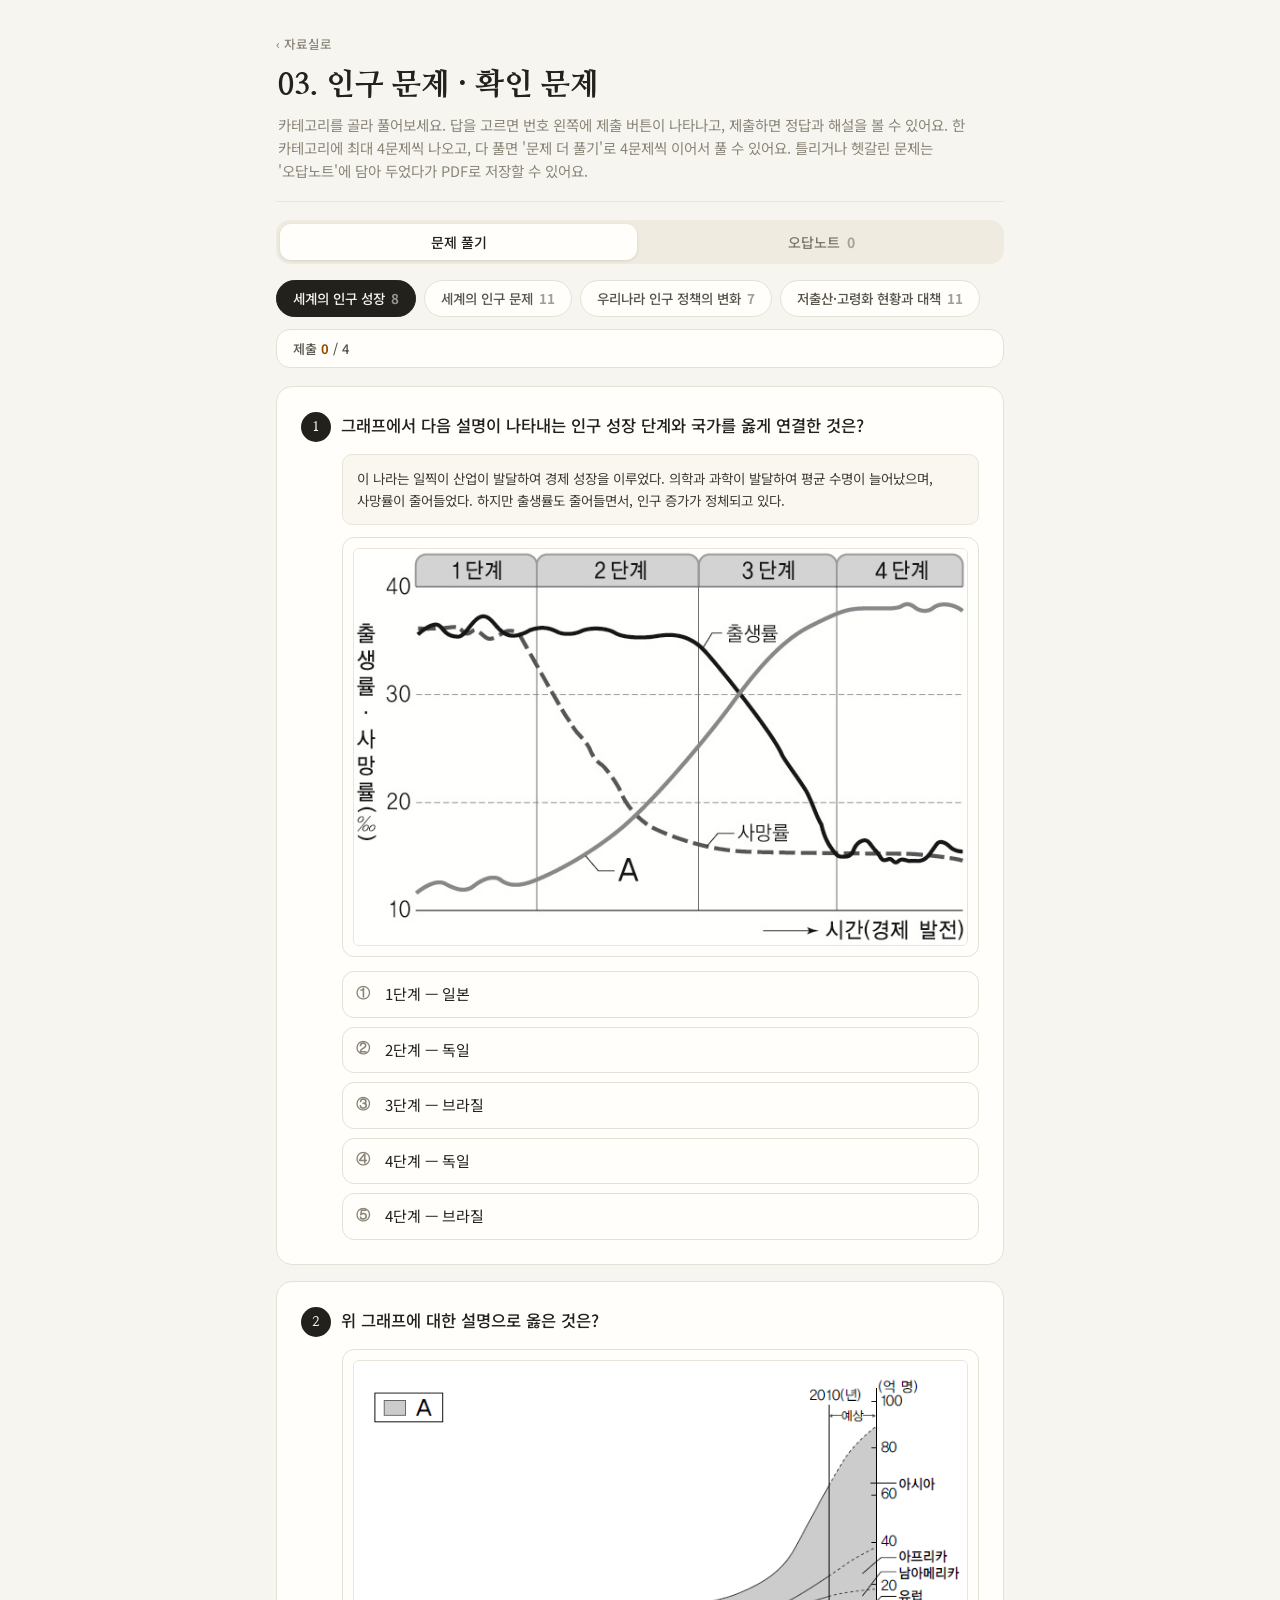
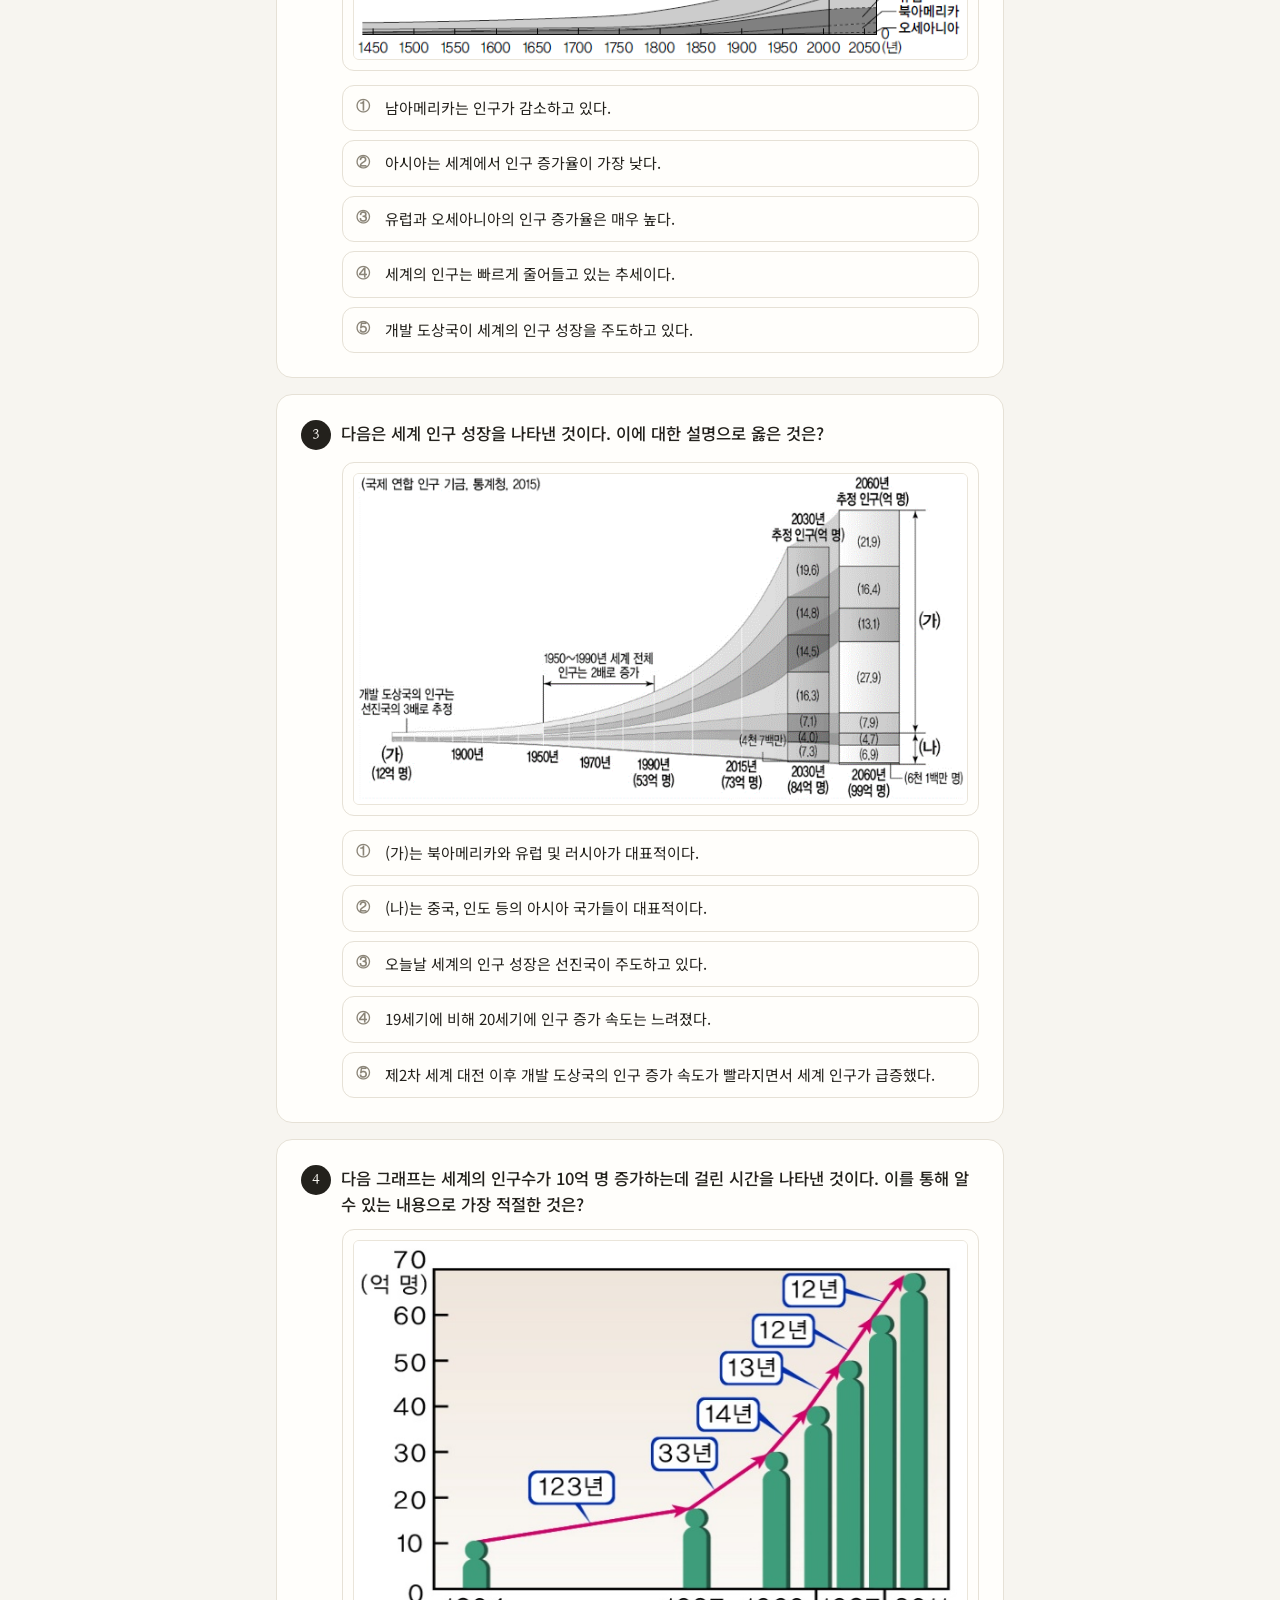
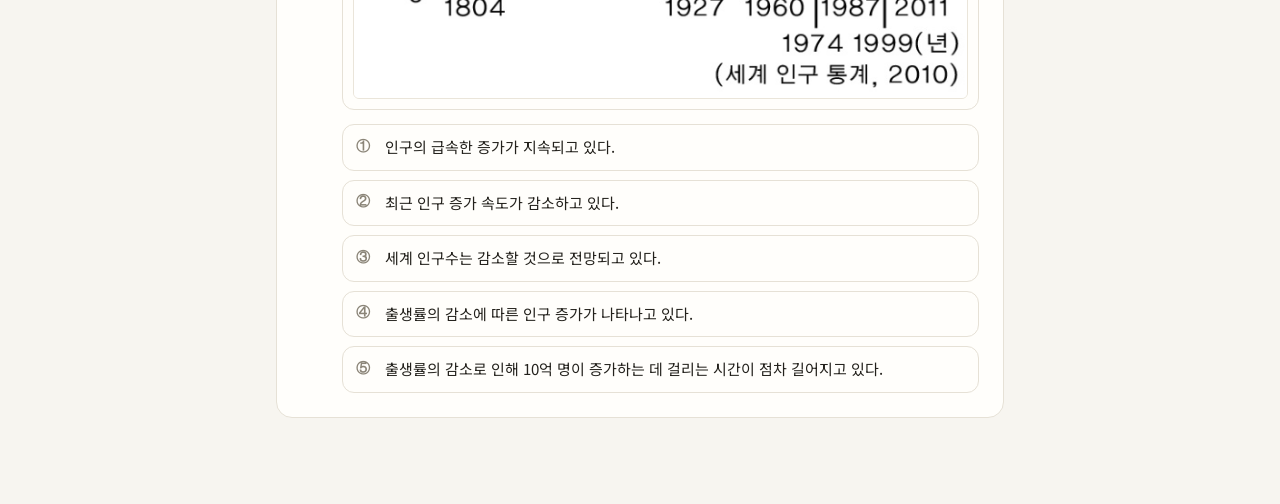
<file: quiz/07-03-quiz.html>
<!DOCTYPE html>
<html lang="ko">
<head>
<meta charset="utf-8">
<meta name="viewport" content="width=device-width,initial-scale=1,viewport-fit=cover">
<meta name="theme-color" content="#f7f5f0">
<title>인구 문제 확인 문제</title>
<link rel="preconnect" href="https://fonts.gstatic.com" crossorigin>
<link href="https://fonts.googleapis.com/css2?family=Noto+Sans+KR:wght@400;500;700;800&family=Nanum+Myeongjo:wght@400;700;800&display=swap" rel="stylesheet">
<link rel="stylesheet" href="quiz.css">
</head>
<body>

<div id="퀴즈"></div>

<script src="quiz-engine.js" charset="utf-8"></script>
<script>
const 카테고리목록 = [
  { key: '세계성장',   label: '세계의 인구 성장' },
  { key: '세계문제',   label: '세계의 인구 문제' },
  { key: '우리나라역사', label: '우리나라 인구 정책의 변화' },
  { key: '저출산고령화', label: '저출산·고령화 현황과 대책' }
];

const 문제전체 = [
  /* ── 세계의 인구 성장 ── */
  {
    카테고리: '세계성장',
    지문: "세계의 인구 문제에 대한 설명으로 옳지 않은 것은?",
    보기: [
      "산업 혁명 이후 인구가 급격히 감소하였다.",
      "현재의 인구 증가는 주로 개발 도상국이 주도하고 있다.",
      "선진국은 저출산·고령화 현상으로 노동력 부족 문제가 발생하고 있다.",
      "개발 도상국은 급증하는 인구를 뒷받침할만한 경제 수준을 갖추지 못해 문제를 겪고 있다.",
      "중국과 인도에서는 여자아이보다 남자아이의 출생률이 높게 나타나는 문제가 발생하고 있다."
    ],
    정답: 0,
    해설: "18세기 후반 산업 혁명 이후 의학 기술이 발달하고 생활 수준이 향상되면서, 평균 수명이 늘어나고 영아 사망률이 낮아져 인구가 급격히 증가하였다."
  },
  {
    카테고리: '세계성장',
    지문: "그래프는 경제 수준이 다른 지역의 인구 변화를 나타낸 것이다. A, B 지역에 대한 옳은 설명을 <보기>에서 고른 것은?",
    지도: [{ 파일: "img/07-03-growth-ab.png" }],
    설명박스: [
      "ㄱ. A 지역은 인구가 꾸준히 감소하고 있다.",
      "ㄴ. 현재 B 지역이 세계 인구 성장을 주도하고 있다.",
      "ㄷ. A는 선진국, B는 개발 도상국이다.",
      "ㄹ. A, B 지역의 인구 증가율은 대체로 비슷하다."
    ],
    보기: ["ㄱ, ㄴ", "ㄱ, ㄷ", "ㄴ, ㄷ", "ㄴ, ㄹ", "ㄷ, ㄹ"],
    정답: 2,
    해설: "그래프의 A는 선진국, B는 개발 도상국이다. 제2차 세계 대전 이후 개발 도상국이 인구 성장을 주도하고 있다. 인구 증가율은 경제 발전 정도에 따라 지역별로 차이가 크게 나타나며, 오늘날 선진국은 인구가 천천히 증가하거나 정체되어 있고 개발 도상국은 인구가 빠르게 증가하고 있다."
  },
  {
    카테고리: '세계성장',
    지문: "그래프에서 다음 설명이 나타내는 인구 성장 단계와 국가를 옳게 연결한 것은?",
    지도: [{ 파일: "img/07-03-transition-model.jpeg" }],
    설명박스: ["이 나라는 일찍이 산업이 발달하여 경제 성장을 이루었다. 의학과 과학이 발달하여 평균 수명이 늘어났으며, 사망률이 줄어들었다. 하지만 출생률도 줄어들면서, 인구 증가가 정체되고 있다."],
    보기: ["1단계 — 일본", "2단계 — 독일", "3단계 — 브라질", "4단계 — 독일", "4단계 — 브라질"],
    정답: 3,
    해설: "제시된 글은 4단계의 인구 안정기(인구 정체기)이며, 산업 혁명을 일찍 겪은 서부 유럽의 선진국에서 나타난다. 독일과 일본은 인구 성장 4단계에 해당하며, 브라질은 경제가 발전하면서 꾸준히 인구가 성장하고 있다."
  },
  {
    카테고리: '세계성장',
    지문: "다음 그래프는 세계의 인구수가 10억 명 증가하는데 걸린 시간을 나타낸 것이다. 이를 통해 알 수 있는 내용으로 가장 적절한 것은?",
    지도: [{ 파일: "img/07-03-billion-years.jpeg" }],
    보기: [
      "인구의 급속한 증가가 지속되고 있다.",
      "최근 인구 증가 속도가 감소하고 있다.",
      "세계 인구수는 감소할 것으로 전망되고 있다.",
      "출생률의 감소에 따른 인구 증가가 나타나고 있다.",
      "출생률의 감소로 인해 10억 명이 증가하는 데 걸리는 시간이 점차 길어지고 있다."
    ],
    정답: 0,
    해설: "인구가 10억 명 증가하는 데 걸리는 시간이 점차 단축되고 있는 것을 통해 인구가 빠르게 증가하고 있음을 알 수 있다."
  },
  {
    카테고리: '세계성장',
    지문: "위 그래프에 대한 설명으로 옳은 것은?",
    지도: [{ 파일: "img/07-03-continent-growth.png" }],
    보기: [
      "남아메리카는 인구가 감소하고 있다.",
      "아시아는 세계에서 인구 증가율이 가장 낮다.",
      "유럽과 오세아니아의 인구 증가율은 매우 높다.",
      "세계의 인구는 빠르게 줄어들고 있는 추세이다.",
      "개발 도상국이 세계의 인구 성장을 주도하고 있다."
    ],
    정답: 4,
    해설: "오늘날 유럽, 북아메리카, 오세아니아 등 선진국의 인구 증가율은 매우 낮거나 정체되고 있다. 반면 아시아, 남아메리카, 아프리카 등의 개발 도상국은 인구 증가율이 높아 세계 인구의 성장을 주도하고 있다."
  },
  {
    카테고리: '세계성장',
    지문: "세계 인구가 급속히 증가하게 된 배경을 <보기>에서 고른 것은?",
    설명박스: ["ㄱ. 농촌 소득 감소", "ㄴ. 생활 수준 향상", "ㄷ. 의학 기술 발달", "ㄹ. 여성의 사회 참여 감소"],
    보기: ["ㄱ, ㄴ", "ㄱ, ㄷ", "ㄴ, ㄷ", "ㄴ, ㄹ", "ㄷ, ㄹ"],
    정답: 2,
    해설: "인류가 농경 생활을 시작한 이후 인구는 계속 늘어났지만 기아, 질병, 전쟁 등으로 사망률이 높아 인구 증가 속도는 빠르지 않았다. 그러나 18세기 후반 산업 혁명 이후 의학 기술이 발달하고 생활 수준이 향상되면서, 평균 수명이 늘어나고 영아 사망률이 낮아져 인구가 빠른 속도로 증가하였다."
  },
  {
    카테고리: '세계성장',
    지문: "그래프는 세계의 인구 성장을 나타낸 것이다. 이에 대한 설명으로 옳지 않은 것은?",
    지도: [{ 파일: "img/07-03-growth-curve-ab.png" }],
    보기: [
      "18세기 이전에는 세계 인구의 증가 속도가 빠르지 않았다.",
      "A는 오늘날 출생률은 높고 사망률이 낮아 인구가 급증하고 있다.",
      "B는 오늘날 세계 인구의 성장을 주도하고 있다.",
      "A는 개발 도상국, B는 선진국이다.",
      "A는 제2차 세계 대전 이후 B의 의료 기술을 받아들이면서 인구가 빠르게 증가하였다."
    ],
    정답: 2,
    해설: "A는 개발 도상국, B는 선진국이다. 선진국은 산업 혁명 이후부터, 개발 도상국은 제2차 세계 대전 이후 인구가 성장하였다. 오늘날 선진국(B)은 인구 증가율이 매우 낮거나 정체되어 있으며, 세계 인구 성장을 주도하는 쪽은 개발 도상국(A)이다."
  },
  {
    카테고리: '세계성장',
    지문: "다음은 세계 인구 성장을 나타낸 것이다. 이에 대한 설명으로 옳은 것은?",
    지도: [{ 파일: "img/07-03-growth-forecast-ab.png" }],
    보기: [
      "(가)는 북아메리카와 유럽 및 러시아가 대표적이다.",
      "(나)는 중국, 인도 등의 아시아 국가들이 대표적이다.",
      "오늘날 세계의 인구 성장은 선진국이 주도하고 있다.",
      "19세기에 비해 20세기에 인구 증가 속도는 느려졌다.",
      "제2차 세계 대전 이후 개발 도상국의 인구 증가 속도가 빨라지면서 세계 인구가 급증했다."
    ],
    정답: 4,
    해설: "(가)에 해당하는 국가는 중국, 인도 등의 아시아 국가와 아프리카, 중앙 및 남아메리카이다. (나)에 해당하는 국가는 북아메리카, 유럽 및 러시아, 오세아니아이다. 제2차 세계 대전 이후 개발 도상국의 인구가 급증하면서 세계 인구의 성장을 주도하였고, 인구가 크게 성장하였다."
  },

  /* ── 세계의 인구 문제 ── */
  {
    카테고리: '세계문제',
    지문: "밑줄 친 ㉠~㉢에 대한 설명으로 옳은 것은?",
    설명박스: ["오늘날 세계는 ㉠ 급속한 인구 증가, ㉡ 저출산 현상, ㉢ 고령화 현상 등과 같은 인구 문제를 겪고 있다."],
    보기: [
      "㉠ — 선진국의 급격한 인구 증가가 원인이다.",
      "㉡ — 외국인 근로자의 유입 확대가 원인이다.",
      "㉡ — 주로 남아 선호 사상이 강한 국가에서 나타난다.",
      "㉢ — 개발 도상국에서만 나타나는 인구 문제이다.",
      "㉢ — 노년층을 부양해야 하는 청장년층의 부담을 증가시킨다."
    ],
    정답: 4,
    해설: "고령화 현상으로 전체 인구에서 노년층 인구가 차지하는 비중이 높아지면 노년층을 부양해야 하는 청장년층의 부담이 증가한다. 세계의 빠른 인구 증가는 개발 도상국의 급격한 인구 증가가 원인이며, 저출산 현상은 여성의 사회 참여 증가·가치관 변화 등이 원인으로 주로 선진국에서 나타난다(남아 선호 사상은 개발 도상국에서 나타나는 별개의 문제이다). 고령화 현상도 주로 선진국에서 나타난다."
  },
  {
    카테고리: '세계문제',
    지문: "다음 인구 피라미드를 분석한 내용으로 옳지 않은 것은?",
    지도: [
      { 파일: "img/07-03-pyramid-ga.png", 라벨: "(가)" },
      { 파일: "img/07-03-pyramid-na.png", 라벨: "(나)" }
    ],
    보기: [
      "(가) 국가는 노년층 보다 유소년층의 인구가 많다.",
      "(나) 국가는 유소년층 인구수가 점점 늘어나고 있다.",
      "(가) 국가는 (나) 국가보다 출생률이 높다.",
      "(나) 국가는 (가) 국가보다 평균 수명이 길다.",
      "현재 우리나라의 인구 구성은 (나) 모양에 가깝다."
    ],
    정답: 1,
    해설: "(가)는 높은 출생률과 사망률로 유소년층 비중이 높고 노년층 비중이 낮은 '피라미드형' 인구 피라미드이다. (나)는 출생률과 사망률이 감소한 '종형' 인구 피라미드이다. 출생률이 감소하고 있으므로 (나) 국가의 유소년층 인구는 오히려 줄어들고 있다."
  },
  {
    카테고리: '세계문제',
    지문: "다음은 세계의 인구 성장에 대한 설명이다. 밑줄 친 ㉠~㉤ 중 옳지 않은 것은?",
    설명박스: ["㉠ 인류가 농경 생활을 시작한 이후 인구는 계속 늘어났지만 사망률이 높아 인구 증가 속도는 빠르지 않았다. 그러나 ㉡ 산업 혁명 이후 의학 기술이 발달하고 생활 수준이 향상되면서 ㉢ 평균 수명은 늘어나고 영아 사망률이 낮아져 인구는 빠른 속도로 증가하였다. 오늘날 ㉣ 유럽과 앵글로아메리카의 국가들은 출산율은 높은 반면 사망률이 낮은 편이다. ㉤ 아프리카, 라틴 아메리카, 아시아의 개발 도상국들은 인구가 폭발적으로 증가하고 있다."],
    보기: ["㉠", "㉡", "㉢", "㉣", "㉤"],
    정답: 3,
    해설: "유럽과 앵글로아메리카의 선진국들은 출산율과 사망률이 모두 낮아서 인구 증가 속도가 완만하거나 정체되고 있다."
  },
  {
    카테고리: '세계문제',
    지문: "밑줄 친 '인구 문제'로 가장 적절한 것은?",
    설명박스: ["중국의 성비 변화", "중국에서는 증가하는 인구를 억제하기 위해 '한 가정 한 자녀 갖기' 정책을 시행하였다. 이는 남아 선호 사상과 맞물려 심각한 인구 문제를 유발하고 있다."],
    지도: [{ 파일: "img/07-03-china-sexratio.png" }],
    보기: [
      "여성에 대한 성차별이 나타날 것이다.",
      "빈곤, 소외 등 노인 문제가 발생할 것이다.",
      "인구 급증에 따라 실업자가 증가할 것이다.",
      "도시의 인구 성장으로 도시 문제가 나타날 것이다.",
      "결혼 적령기의 남성이 배우자를 찾기 어려워질 것이다."
    ],
    정답: 4,
    해설: "남아 선호 사상이 있는 중국에서는 여자아이보다 남자아이의 출생률이 높게 나타나는 출생 성비 불균형 문제가 나타난다. 이로 인해 결혼 적령기의 남성이 배우자를 찾지 못하는 문제가 발생할 수 있다."
  },
  {
    카테고리: '세계문제',
    지문: "다음 지역에서 성비 불균형 문제가 나타나는 가장 큰 원인으로 옳은 것은?",
    설명박스: ["중국 · 인도 · 타이완"],
    보기: ["정부의 정책", "도시화 및 산업화", "남아 선호 사상의 만연", "여성의 활발한 사회 진출", "고령화로 인한 노동력 부족"],
    정답: 2,
    해설: "중국, 인도 등 아시아의 일부 국가에서는 남아 선호 사상으로 여자아이보다 남자아이가 많은 성비 불균형 문제가 나타난다. 이로 인해 여성에 대한 성차별, 결혼 적령기에 배우자를 구하지 못하는 등의 사회 문제가 발생할 수 있다. 이를 해결하기 위해서는 남아 선호 사상을 타파하고 여성의 사회·정치적 지위를 강화하는 등의 노력이 필요하다."
  },
  {
    카테고리: '세계문제',
    지문: "지도에 표시된 국가들에서 주로 발생하는 인구 문제에 대한 설명으로 옳은 것은?",
    지도: [{ 파일: "img/07-03-world-map-highfertility.png" }],
    보기: [
      "여성이 결혼 적령기에 배우자를 찾기 어렵다.",
      "생산 가능 인구가 감소하여 경제 성장이 둔화한다.",
      "고령화 현상으로 노년층을 부양해야 하는 청장년층의 부담이 증가한다.",
      "저출산 현상에 따라 청장년층이 감소하여 노동력 부족 문제가 발생한다.",
      "농촌 인구의 도시 집중으로 주택 부족, 교통 혼잡 등의 도시 문제가 발생한다."
    ],
    정답: 4,
    해설: "지도에 표시된 지역은 합계 출산율이 4.0 이상인 국가로, 아프리카와 아시아의 개발 도상국이다. 이들 국가에서는 농촌 인구의 도시 집중과 도시 자체의 인구 성장으로 주택 부족, 교통 혼잡, 일자리 부족, 환경 오염 등의 도시 문제가 발생하고 있다. 성비 불균형·노동력 부족·고령화·저출산 문제는 주로 선진국이나 일부 아시아 국가에서 나타나는 설명이다."
  },
  {
    카테고리: '세계문제',
    지문: "개발 도상국의 인구 문제를 다룬 신문 기사의 제목으로 적절하지 않은 것은?",
    보기: [
      "기아와 빈곤 문제, 어떻게 해결할 것인가?",
      "도시 인구의 급증, 주택 부족을 심화시키다.",
      "인구 문제를 해결하기 위한 정부의 출산 장려 정책",
      "아직도 남아 있는 남아 선호 사상, 성비 불균형을 일으키다.",
      "인구 증가 속도를 따라가지 못하는 경제 성장 속도, 이대로 괜찮은가?"
    ],
    정답: 2,
    해설: "개발 도상국은 제2차 세계 대전 이후 근대화와 산업화로 출생률은 높지만 사망률이 낮아지면서 인구 증가 속도가 빠르다. 이에 따라 개발 도상국은 출산 장려가 아니라 출산 억제 정책을 추진하며, 인구 부양력을 높이기 위해 농업의 기계화, 산업화 정책 등을 시행하고 있다."
  },
  {
    카테고리: '세계문제',
    지문: "개발 도상국의 인구 문제에 대한 설명으로 옳은 것은?",
    보기: [
      "생산 가능 인구가 줄어들어 노동력이 부족해졌다.",
      "노년층을 부양해야 하는 청장년층의 부담이 증가하고 있다.",
      "출산 장려 정책, 사회 보장 제도 개선 등의 대책이 필요하다.",
      "인구 부양력이 부족하여 기아, 식량 부족, 빈곤 문제 등이 발생한다.",
      "아시아 일부 국가에서는 여아 선호 사상으로 출생 성비 불균형 문제가 나타난다."
    ],
    정답: 3,
    해설: "개발 도상국에서는 인구 부양력이 인구 증가 속도에 미치지 못해 식량 부족, 빈곤, 기아 등의 문제가 발생한다."
  },
  {
    카테고리: '세계문제',
    지문: "㉠, ㉡에 들어갈 내용을 옳게 연결한 것은?",
    설명박스: ["한 국가에서 ( ㉠ ) 인구가 전체 인구의 7%를 넘으면 고령화 사회라고 한다. 고령화 현상이 지속되면 ( ㉡ )의 세금 부담이 늘어나는 등 여러 가지 문제가 발생한다."],
    보기: [
      "㉠ 노년층 — ㉡ 유소년층",
      "㉠ 노년층 — ㉡ 청장년층",
      "㉠ 유소년층 — ㉡ 노년층",
      "㉠ 유소년층 — ㉡ 청장년층",
      "㉠ 청장년층 — ㉡ 노년층"
    ],
    정답: 1,
    해설: "한 국가에서 65세 이상의 노년층 인구가 전체 인구의 7%를 넘으면 고령화 사회라고 한다. 고령화 현상이 지속되면 15~64세 청장년층의 세금 부담이 늘어나는 등 여러 가지 문제가 발생한다."
  },
  {
    카테고리: '세계문제',
    지문: "다음과 같은 인구 구조가 나타나는 국가의 인구 현상에 대한 설명으로 옳은 것은?",
    지도: [{ 파일: "img/07-03-pyramid-germany.png" }],
    보기: [
      "저출산·고령화 현상이 나타난다.",
      "출생률은 높지만 사망률은 낮은 편이다.",
      "인구 증가 속도가 빠르게 나타날 것이다.",
      "노동력이 풍부하여 생산성이 높은 편이다.",
      "주로 개발 도상국에서 나타나는 인구 구조이다."
    ],
    정답: 0,
    해설: "제시된 인구 피라미드는 독일의 인구 피라미드이다. 선진국에서 주로 나타나는 유형으로 출생률이 낮아 유소년층 비율이 낮고, 사망률이 낮아 노년층 비율이 높다. 이와 같이 저출산·고령화 현상이 지속되면 노동력이 부족하여 생산성이 떨어지고 청장년층의 노인 인구 부양 부담이 늘어나는 등 여러 문제가 발생할 수 있다."
  },
  {
    카테고리: '세계문제',
    지문: "세계의 인구 문제와 대책을 옳게 연결한 것은?",
    보기: [
      "저출산 — 남아 선호 사상 타파",
      "고령화 — 가족계획 사업 실시",
      "성비 불균형 — 외국인 근로자 유입",
      "노동력 부족 — 사회 보장 제도 정비",
      "인구 부양력 부족 — 경제 성장과 식량 증산 정책 실시"
    ],
    정답: 4,
    해설: "인구 부양력 부족은 아프리카, 아시아, 남아메리카 등의 개발 도상국에서 주로 발생한다. 이들 지역에서는 인구 증가에 따른 인구 부양 능력이 함께 성장하지 못하여 식량 부족, 빈곤, 자원 부족 등의 문제가 발생하며, 이를 해결하기 위해서는 출산 억제 정책, 경제 성장과 식량 증산 정책 등을 실시해야 한다."
  },

  /* ── 우리나라 인구 정책의 변화 ── */
  {
    카테고리: '우리나라역사',
    지문: "우리나라의 시기별 인구 변화 특징에 대해 옳게 설명한 학생을 고른 것은?",
    지도: [{ 파일: "img/07-03-korea-timeline.png" }],
    보기: ["가현, 나현", "가현, 다현", "나현, 다현", "나현, 라현", "다현, 라현"],
    정답: 4,
    해설: "가현이 말한 6·25 전쟁 이후는 사망률이 감소하면서 인구가 급증한 시기이고, 나현이 말한 1970년대는 가족계획 사업의 적극적인 추진으로 출생률이 감소한 시기이다. 다현이 말한 1990년대 출생 성비 불균형, 라현이 말한 오늘날의 저출산·고령화 현상은 옳은 설명이다."
  },
  {
    카테고리: '우리나라역사',
    지문: "다음은 우리나라의 시대별 인구 정책 표어이다. 이에 대한 내용으로 옳은 것은?",
    지도: [{ 파일: "img/07-03-slogans-3era.png" }],
    보기: [
      "1980년대는 출산 장려 정책으로 출생률이 급증하였다.",
      "1990년대는 출생률 저하로 저출산 문제가 발생하였다.",
      "1990년대는 출생 성비 불균형 문제가 발생하였다.",
      "2000년대는 인구 부양력 문제가 발생하였다.",
      "2000년대는 적극적인 가족계획 사업으로 출생률이 감소하였다."
    ],
    정답: 2,
    해설: "6·25 전쟁 이후 사망률이 감소하면서 인구가 급증하였다. 1970~1980년대 가족계획 사업의 적극적인 추진으로 출생률이 감소하였다. 1990년대에는 출생 성비 불균형 문제가 발생하였다. 이후 출생 성비 불균형 문제는 해소되었지만, 저출산 문제가 발생하였다."
  },
  {
    카테고리: '우리나라역사',
    지문: "다음 그래프는 우리나라의 인구 변화를 나타낸 것이다. 이에 대한 설명으로 옳지 않은 것은?",
    지도: [{ 파일: "img/07-03-pop-birth-death.png" }],
    보기: [
      "1950년대 이후 사망률이 낮아지고 있다.",
      "1960년대 이후 출생률이 낮아지고 있다.",
      "출생률과 사망률이 낮아지면서 총인구가 줄어들었다.",
      "결혼 연령의 상승과 여성의 사회 진출로 출생률이 낮아졌다.",
      "의료 기술의 발달로 평균 수명이 증가하여 사망률이 낮아졌다."
    ],
    정답: 2,
    해설: "1960년대 이후 출생률과 사망률이 모두 낮아졌지만, 그래프에 나타난 기간(1950~2010년)에는 출생률이 사망률보다 계속 높았으므로 총인구는 줄어들지 않고 계속 증가하였다."
  },
  {
    카테고리: '우리나라역사',
    지문: "다음은 우리나라의 과거 인구 정책을 나타낸 표어이다. 이 표어가 강조하고 있는 인구 정책은?",
    설명박스: ["하나낳아 알뜰살뜰"],
    보기: ["노인 복지 정책", "출산 장려 정책", "인구 증가 억제 정책", "남아 선호 사상 타파", "인구의 지방 분산 정책"],
    정답: 2,
    해설: "'하나낳아 알뜰살뜰'이라는 문구로 보아 인구 증가를 억제하기 위한 정책임을 알 수 있다."
  },
  {
    카테고리: '우리나라역사',
    지문: "우리나라의 인구 정책 표어를 시대순으로 나열한 것은?",
    설명박스: [
      "(가) 딸·아들 구별 말고 둘만 낳아 잘 기르자!",
      "(나) 선생님! 착한 일하면 여자 짝꿍 시켜 주나요.",
      "(다) 자녀에게 물려 줄 최고의 유산은 형제자매입니다."
    ],
    보기: ["(가) → (나) → (다)", "(가) → (다) → (나)", "(나) → (가) → (다)", "(나) → (다) → (가)", "(다) → (나) → (가)"],
    정답: 0,
    해설: "(가)는 인구 증가를 억제하려던 산아 제한 정책 시기, (나)는 남아 선호 사상에 따른 출생 성비 불균형이 나타나던 1990년대, (다)는 형제자매의 소중함을 강조하는 오늘날의 저출산 시대 표어이다. 따라서 (가) → (나) → (다) 순으로 나열된다."
  },
  {
    카테고리: '우리나라역사',
    지문: "위 그래프를 보고 알 수 있는 1970년대의 인구 정책 표어로 가장 적절한 것은?",
    지도: [{ 파일: "img/07-03-fertility-1970-2017.png" }],
    보기: [
      "더 낳으면 더 나은 대한민국",
      "잘 키운 딸 하나 열 아들 안 부럽다.",
      "딸·아들 구별 말고 둘만 낳아 잘 기르자.",
      "선생님, 착한 일 하면 여자 짝꿍 시켜 주나요?",
      "아빠! 혼자는 싫어요. 엄마! 저도 동생을 갖고 싶어요."
    ],
    정답: 2,
    해설: "우리나라는 6·25 전쟁 이후 사회가 안정되면서 출생률은 높아지고 사망률이 낮아지면서 인구가 급증하였다. 이에 따라 정부는 급속한 인구 증가를 막기 위해 1960년대부터 산아 제한 정책을 실시하였고, 1970년대에는 '딸·아들 구별 말고 둘만 낳아 잘 기르자'와 같은 표어를 사용하였다."
  },
  {
    카테고리: '우리나라역사',
    지문: "다음 선생님의 질문에 대해 옳게 발표한 학생을 고른 것은?",
    설명박스: [
      "선생님: 우리나라의 저출산·고령화 현상에 대해 발표해 볼까요?",
      "가윤: 6·25 전쟁 이후 출생률과 사망률이 모두 높아지면서 인구가 급증했어요.",
      "나진: 1960년대부터 인구 증가를 억제하기 위한 정책을 펼친 결과 출생률이 급격히 낮아지기 시작했어요.",
      "다영: 최근 개인주의 가치관의 확산으로 저출산 현상이 더욱 뚜렷해지고 있어요.",
      "라익: 현재와 같은 인구 증가율이 지속되면 우리나라의 총인구는 증가할 것으로 예상돼요."
    ],
    보기: ["가윤, 나진", "가윤, 다영", "나진, 다영", "나진, 라익", "다영, 라익"],
    정답: 2,
    해설: "나진의 말처럼 우리나라는 1960년대부터 인구 증가를 억제하기 위한 정책을 펼쳤고 그 결과 출생률이 급격히 낮아졌다. 다영의 말처럼 최근에는 개인주의 가치관의 확산, 결혼과 가족에 대한 가치관의 변화로 저출산 현상이 더욱 뚜렷해지고 있다. 가윤이 말한 6·25 전쟁 이후는 출생률이 높아지고 사망률은 낮아지면서 인구가 급증한 시기이며, 라익의 말과 달리 현재와 같은 낮은 출산율이 지속되면 우리나라의 총인구는 감소할 것으로 예상된다."
  },

  /* ── 저출산·고령화 현황과 대책 ── */
  {
    카테고리: '저출산고령화',
    지문: "그래프는 우리나라의 65세 이상 인구 비율의 변화를 나타낸 것이다. 이에 대한 옳은 설명만을 <보기>에서 있는 대로 고른 것은?",
    지도: [{ 파일: "img/07-03-elderly-ratio-2035.png" }],
    설명박스: [
      "ㄱ. 2015년 기준 우리나라는 초고령 사회에 해당한다.",
      "ㄴ. 정년 연장, 사회 보장 제도 정비 등의 대책이 필요하다.",
      "ㄷ. 노년층을 부양해야 하는 청장년층의 부담이 증가할 수 있다.",
      "ㄹ. 저출산 현상과 맞물려 전체 인구에서 노년층이 차지하는 비중이 높아지고 있다."
    ],
    보기: ["ㄱ, ㄷ", "ㄴ, ㄹ", "ㄱ, ㄴ, ㄷ", "ㄱ, ㄷ, ㄹ", "ㄴ, ㄷ, ㄹ"],
    정답: 4,
    해설: "2015년 기준 우리나라는 65세 이상 인구 비율이 약 13%로, 초고령 사회(20% 이상)가 아니라 고령화 사회(7% 이상 14% 미만)에 해당한다. 정년 연장·사회 보장 제도 정비 등의 대책이 필요하며, 노년층을 부양해야 하는 청장년층의 부담이 증가할 수 있고, 저출산 현상과 맞물려 전체 인구에서 노년층이 차지하는 비중이 높아지고 있다."
  },
  {
    카테고리: '저출산고령화',
    지문: "그래프처럼 인구 구조가 변화하게 된 원인으로 옳지 않은 것은?",
    지도: [
      { 파일: "img/07-03-pyramid-gnd-1.jpeg" }
    ],
    보기: ["저출산 문제", "출산 장려 정책의 성공", "평균 수명의 증가", "가족계획 사업의 성공", "여성의 사회 활동 증가"],
    정답: 1,
    해설: "우리나라는 6·25 전쟁 이후 출생률이 높았으나 가족계획 사업을 통해 출생률이 낮아졌다. 여기에 여성의 사회 활동이 늘면서 저출산 현상이 나타나고, 평균 수명이 늘면서 노년층 비율이 높아져 인구 구조가 바뀌었다. 출산 장려 정책은 이러한 변화의 원인이 아니라 저출산 문제를 해결하기 위한 대책이며, 이 정책이 성공했다면 오히려 유소년층 비율이 늘어났을 것이다."
  },
  {
    카테고리: '저출산고령화',
    지문: "(가)~(다) 그래프의 (다) 시기에 나타날 것으로 예상되는 인구 문제의 대책으로 옳은 것을 <보기>에서 고른 것은?",
    지도: [
      { 파일: "img/07-03-pyramid-gnd-1.jpeg" }
    ],
    설명박스: ["ㄱ. 노인 일자리 개발", "ㄴ. 식량 증산 정책 실시", "ㄷ. 남아 선호 사상 타파", "ㄹ. 연금 제도와 사회 보장 제도 정비"],
    보기: ["ㄱ, ㄴ", "ㄱ, ㄹ", "ㄴ, ㄷ", "ㄴ, ㄹ", "ㄷ, ㄹ"],
    정답: 1,
    해설: "(다) 시기는 65세 이상 노인 인구 비율이 매우 높은 것으로 볼 때 노인 복지 비용 증가, 노동력 부족 등 저출산·고령화 문제가 발생할 것이다. 식량 증산 정책은 인구 부양력 부족 문제의 대책이고, 남아 선호 사상 타파는 성비 불균형 문제의 대책이므로 이 시기의 대책으로는 적절하지 않다."
  },
  {
    카테고리: '저출산고령화',
    지문: "우리나라 저출산 현상의 원인으로 옳은 것을 <보기>에서 고른 것은?",
    설명박스: ["ㄱ. 육아 휴직 제도 개선", "ㄴ. 직장 내 보육 시설 설치", "ㄷ. 여성의 경제 활동 참여 증가", "ㄹ. 자녀 양육에 대한 경제적 부담"],
    보기: ["ㄱ, ㄴ", "ㄱ, ㄷ", "ㄴ, ㄷ", "ㄴ, ㄹ", "ㄷ, ㄹ"],
    정답: 4,
    해설: "육아 휴직 제도 개선과 직장 내 보육 시설 설치는 저출산 현상의 원인이 아니라, 저출산 문제를 해결하기 위한 대책에 해당한다."
  },
  {
    카테고리: '저출산고령화',
    지문: "다음과 같은 현상이 나타나는 원인과 해결 방안을 옳게 연결한 것은?",
    지도: [{ 파일: "img/07-03-elderly-infographic.png" }],
    보기: [
      "생활 수준 향상 — 정년 단축",
      "인구 성장률 증가 — 연금 제도 정비",
      "의학 기술 발달 — 노인 복지 정책 확대",
      "결혼 연령 상승 — 출산 장려 정책 실시",
      "출생률 증가 — 여성의 사회적 지위 강화"
    ],
    정답: 2,
    해설: "제시된 자료는 전체 인구에서 노년 인구가 차지하는 비중이 커지는 고령화 현상을 나타내고 있다. 경제 발전과 의학 기술의 발달 등으로 평균 수명이 늘어나면서 고령화가 나타났다. 고령화에 따른 문제를 해결하기 위해서는 연금 제도 및 사회 보장 제도를 정비해야 하며, 노인 복지 시설 확충, 노인 관련 산업 발전, 정년 연장 등의 노력이 필요하다."
  },
  {
    카테고리: '저출산고령화',
    지문: "(가)~(다)의 인구 피라미드에 나타난 시기별 인구 구조의 특징에 대한 설명으로 옳지 않은 것은?",
    지도: [{ 파일: "img/07-03-pyramid-gnd-2.png" }],
    보기: [
      "(가) — 20여 년 전부터 출생률이 조금씩 감소하였다.",
      "(가) — 20여 년 후에는 청장년층의 인구 비율이 크게 증가할 것이다.",
      "(나) — 이 상태가 계속되면 인구는 감소할 것이다.",
      "(나) — 노년층의 인구가 유소년층의 인구보다 많다.",
      "(다) — 개발 도상국에서 주로 볼 수 있는 형태이다."
    ],
    정답: 1,
    해설: "(가)는 2010년의 인구 피라미드이다. 15세 미만 유소년층 인구 비율이 청장년층보다 적으므로, 그 적은 유소년층이 청장년층이 되는 20여 년 후에는 오히려 청장년층의 인구 비율도 줄어들 것이다."
  },
  {
    카테고리: '저출산고령화',
    지문: "㉠의 내용으로 적절하지 않은 것은?",
    설명박스: [
      "<아이 울음소리 멈춘 한국>",
      "우리나라의 저출산 문제가 심각한 수준에 다다르고 있다. 통계를 살펴보면 지난해 출생아 수는 35만 7천 명에 불과하다. 사상 처음으로 연간 출생아 수가 40만 명 아래로 떨어진 것이다.",
      "여성 1명이 평생 낳을 것으로 기대되는 '합계 출산율'을 살펴보면 올 2분기 합계 출산율은 0.97명을 기록했다. 가임기 여성 1명이 아이를 한 명도 낳지 않는다는 것이고, 1명 선이 붕괴된 건 세계에서 우리나라가 유일하다. 이러한 상황이 지속된다면 우리나라에서는 여러 ㉠ 사회 문제가 나타날 가능성이 높아진다.",
      "― ○○ 신문, 2018. 09. 05. ―"
    ],
    보기: [
      "세금이 감소한다.",
      "경제 활동이 가능한 인구가 줄어든다.",
      "노동력 부족으로 국가 경쟁력이 약화된다.",
      "노년층을 부양하는 청장년층의 부담이 늘어난다.",
      "경제 성장 속도가 인구 성장 속도를 따라가지 못하게 된다."
    ],
    정답: 4,
    해설: "㉠은 저출산에 따라 나타나는 사회 문제에 해당한다. 경제 성장 속도가 인구 증가 속도를 따라가지 못하는 문제는 저출산이 아니라, 인구가 급증하는 개발 도상국에서 주로 발생하는 문제이다."
  },
  {
    카테고리: '저출산고령화',
    지문: "다음과 같은 현상이 나타날 때 발생할 것으로 예상되는 인구 문제로 가장 적절한 것은?",
    지도: [{ 파일: "img/07-03-support-burden.jpeg" }],
    보기: ["노인 부양비 증가", "국가 경쟁력 강화", "국가 경제 활성화", "높은 출생률 지속", "경제 활동 인구 증가"],
    정답: 0,
    해설: "제시된 그림은 고령화에 따라 노년층을 부양해야 하는 청장년층의 부담이 증가하고 있음을 나타낸 것이다."
  },
  {
    카테고리: '저출산고령화',
    지문: "다음은 우리나라의 합계 출산율 변화를 나타낸 그래프이다. 이러한 변화가 계속될 때 예상되는 인구 문제로 적절하지 않은 것은?",
    지도: [{ 파일: "img/07-03-fertility-1970-2010.jpeg" }],
    보기: ["전체 인구가 감소한다.", "경제 성장이 둔화된다.", "성비 불균형이 심화된다.", "연금 및 보험 비용이 증가한다.", "경제 활동 가능 인구가 감소한다."],
    정답: 2,
    해설: "저출산으로 인구가 정체하거나 감소하면 전체 인구에서 노인 인구가 차지하는 비중이 높아지고 경제 활동이 가능한 인구가 줄어들어 세금 수입 감소, 연금 및 보험 비용 증가, 경제 침체 등 다양한 문제가 발생할 수 있다. 성비 불균형은 저출산이 아니라 남아 선호 사상에 따른 별개의 문제이다."
  },
  {
    카테고리: '저출산고령화',
    지문: "다음과 같은 현상이 우리나라에서 나타나는 원인과 해결 방안을 옳게 연결한 것은?",
    지도: [{ 파일: "img/07-03-elderly-ratio-1960-2015.png" }],
    보기: [
      "결혼 연령 감소 — 출산 장려 정책 실시",
      "자녀 양육비 부담 — 여성의 사회적 지위 강화",
      "의학 기술 발달 — 노인 복지 정책 확대",
      "생활 수준 향상 — 기업체의 정년 단축",
      "인구 성장률 증가 — 연금 제도 정비"
    ],
    정답: 2,
    해설: "우리나라는 경제 발전과 의학 기술 발달 등으로 평균 수명이 늘어나면서 노인 인구가 급증하여 인구의 고령화가 빠르게 진행되고 있다. 고령화 문제를 해결하기 위해서는 여가·요양 등 노인들에게 필요한 복지 시설을 확충하고 노인 관련 산업을 발전시켜야 하며, 노인 일자리 개발과 취업 훈련 기회 제공 등의 정책도 필요하다."
  },
  {
    카테고리: '저출산고령화',
    지문: "오늘날 우리나라에서 나타나는 인구 문제에 대한 대책으로 옳지 않은 것은?",
    보기: ["정년을 연장한다.", "가족계획 사업을 실시한다.", "사회 보장 제도를 정비한다.", "남성의 육아 참여를 확대한다.", "노년층에게 취업 훈련 기회를 제공한다."],
    정답: 1,
    해설: "가족계획 사업은 과거 인구가 급증하던 시기에 출산을 억제하기 위해 실시한 정책으로, 오늘날의 저출산·고령화 문제에 대한 대책으로는 적절하지 않다."
  }
];

퀴즈시작({
  단원: '07-03',
  단원명: '인구 문제',
  제목: '03. 인구 문제 · 확인 문제',
  한번에: 4,
  지도열: 3,
  카테고리목록,
  문제전체
});
</script>
</body>
</html>
</file>
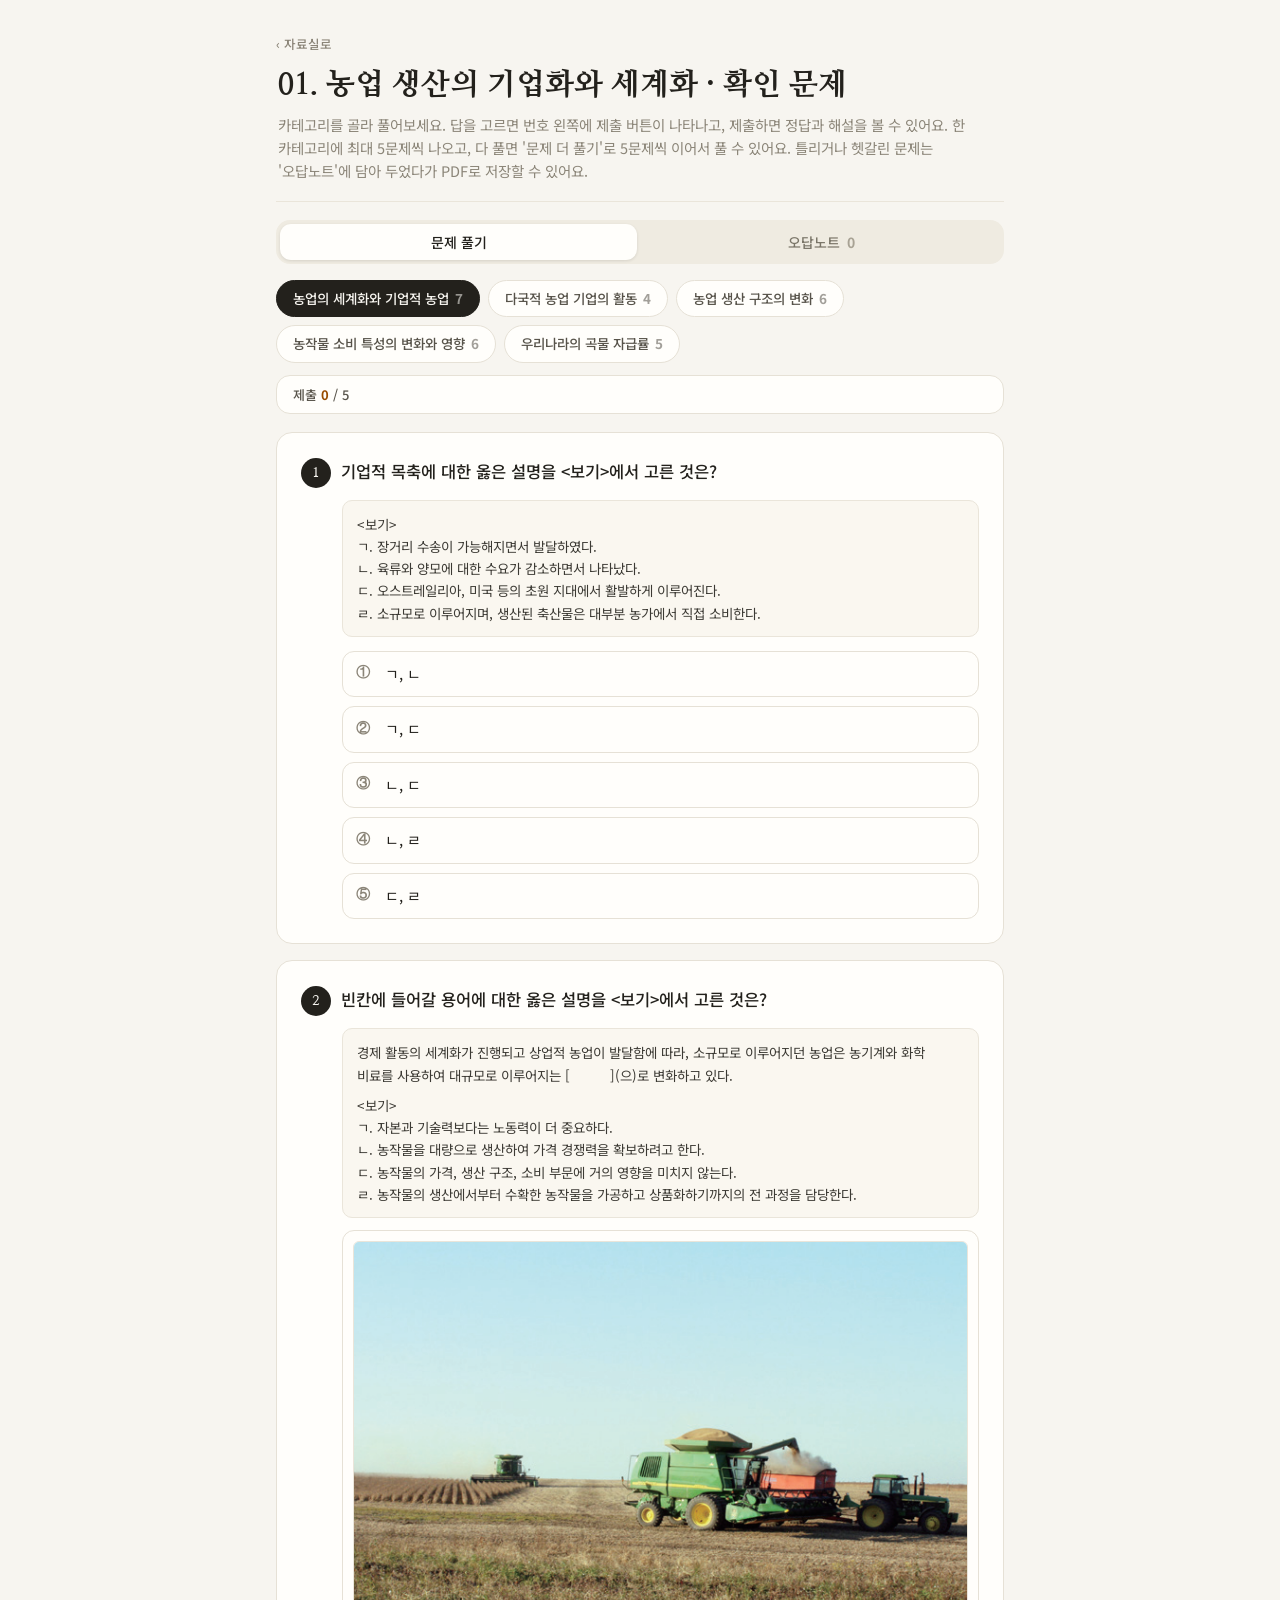
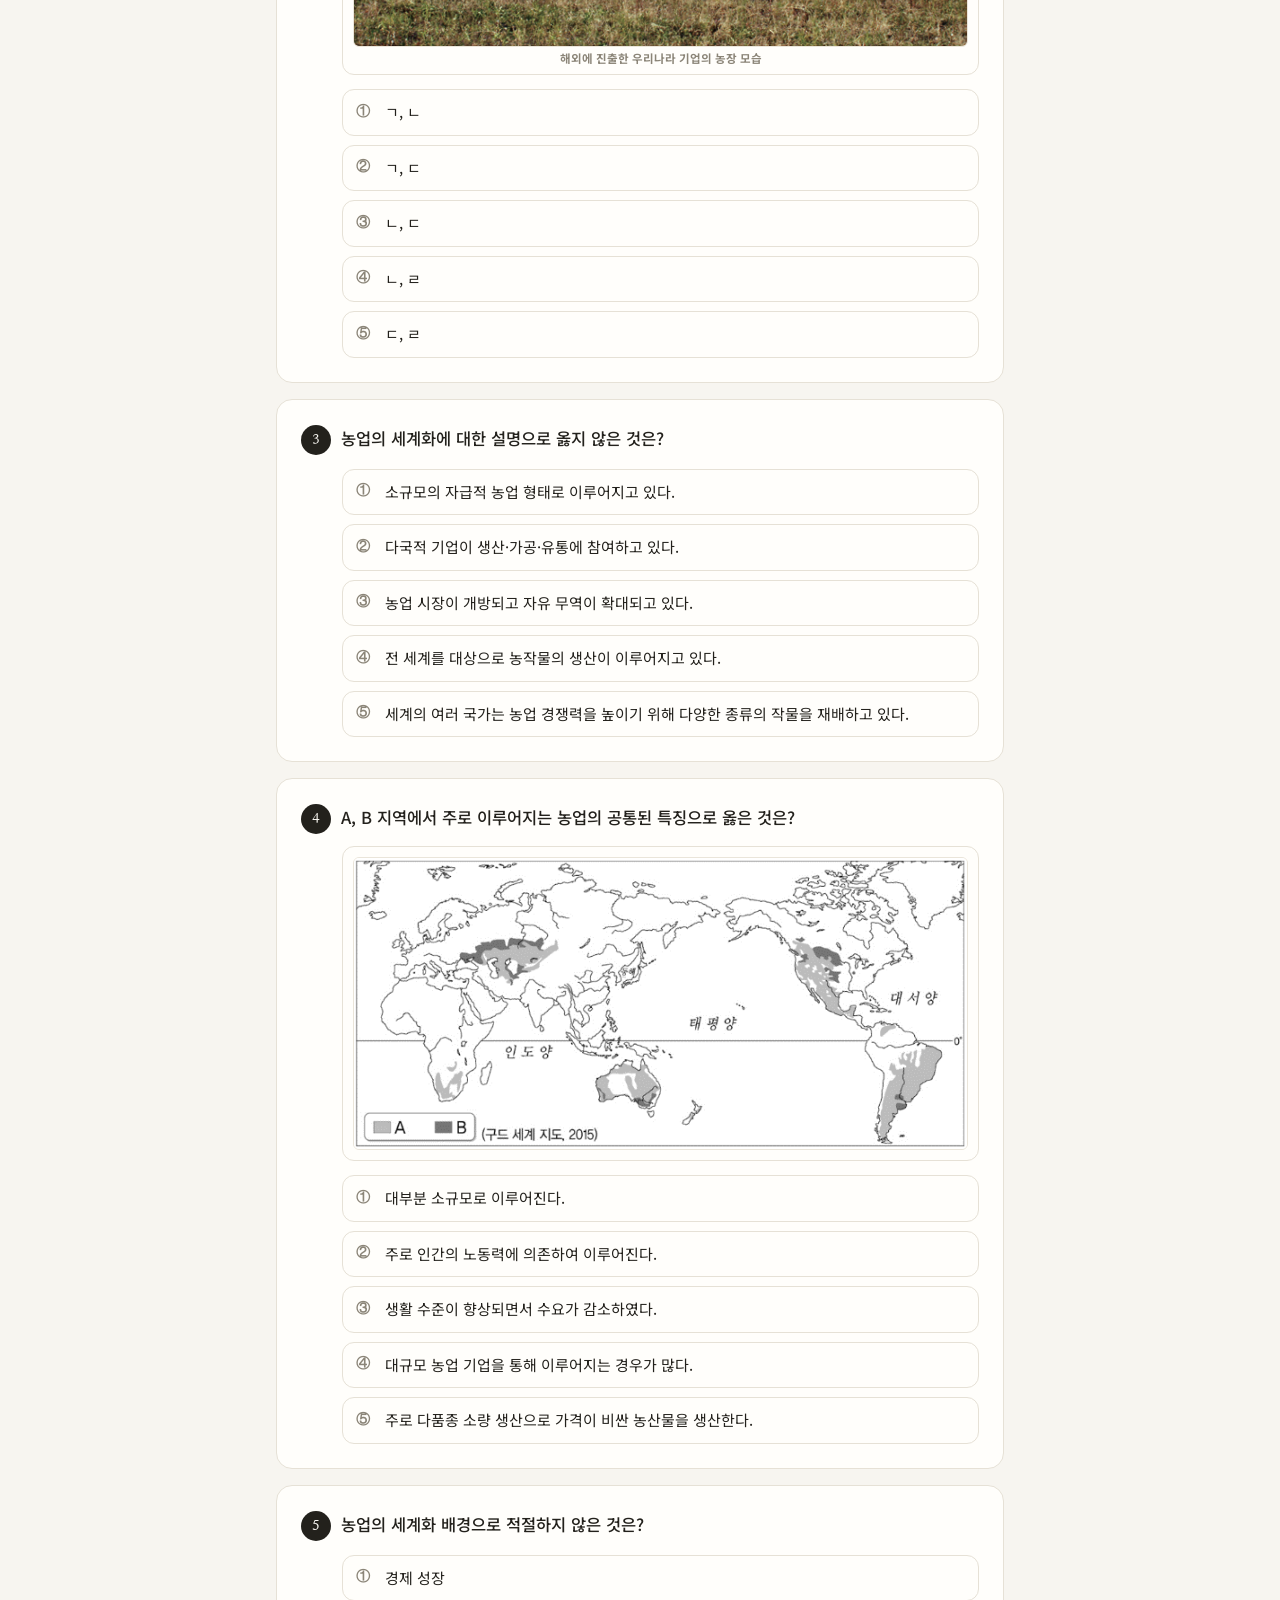
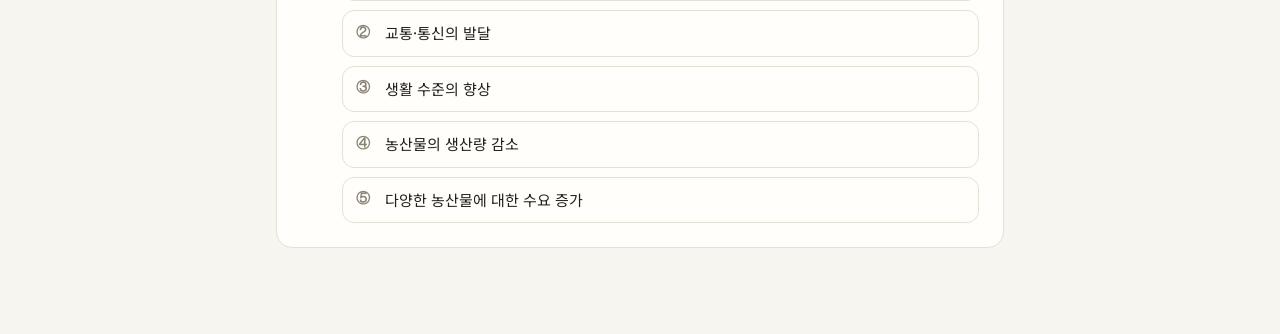
<file: quiz/09-01-quiz.html>
<!DOCTYPE html>
<html lang="ko">
<head>
<meta charset="utf-8">
<meta name="viewport" content="width=device-width,initial-scale=1,viewport-fit=cover">
<meta name="theme-color" content="#f7f5f0">
<title>농업 생산의 기업화와 세계화 확인 문제</title>
<link rel="preconnect" href="https://fonts.gstatic.com" crossorigin>
<link href="https://fonts.googleapis.com/css2?family=Noto+Sans+KR:wght@400;500;700;800&family=Nanum+Myeongjo:wght@400;700;800&display=swap" rel="stylesheet">
<link rel="stylesheet" href="quiz.css">
</head>
<body>

<div id="퀴즈"></div>

<script src="quiz-engine.js" charset="utf-8"></script>
<script>
const 카테고리목록 = [
  { key: '기업적농업', label: '농업의 세계화와 기업적 농업' },
  { key: '다국적농업', label: '다국적 농업 기업의 활동' },
  { key: '구조변화',   label: '농업 생산 구조의 변화' },
  { key: '소비변화',   label: '농작물 소비 특성의 변화와 영향' },
  { key: '자급률',     label: '우리나라의 곡물 자급률' }
];

const 문제전체 = [
  /* ── 농업의 세계화와 기업적 농업 ── */
  {
    카테고리: '기업적농업',
    지문: "농업의 세계화에 대한 설명으로 옳지 않은 것은?",
    보기: [
      "소규모의 자급적 농업 형태로 이루어지고 있다.",
      "다국적 기업이 생산·가공·유통에 참여하고 있다.",
      "농업 시장이 개방되고 자유 무역이 확대되고 있다.",
      "전 세계를 대상으로 농작물의 생산이 이루어지고 있다.",
      "세계의 여러 국가는 농업 경쟁력을 높이기 위해 다양한 종류의 작물을 재배하고 있다."
    ],
    정답: 0,
    해설: "기업적 농업 지역에서 대량 생산되는 농작물은 가격이 저렴하기 때문에 농작물을 소규모로 생산하는 국가에 큰 타격을 주고 있다. 그 결과 세계의 여러 국가는 농업 경쟁력을 높이기 위해 한 종류의 곡물을 재배하는 농업에서 벗어나 다양한 종류의 원예 작물이나 기호 작물을 재배하는 등 농업 생산의 다각화에 힘쓰고 있다. 따라서 소규모의 자급적 농업 형태로 이루어진다는 설명은 옳지 않다."
  },
  {
    카테고리: '기업적농업',
    지문: "농업의 세계화 배경으로 적절하지 않은 것은?",
    보기: [
      "경제 성장",
      "교통·통신의 발달",
      "생활 수준의 향상",
      "농산물의 생산량 감소",
      "다양한 농산물에 대한 수요 증가"
    ],
    정답: 3,
    해설: "교통·통신의 발달로 지역 간 교류가 증가하고 경제 성장으로 생활 수준이 향상되면서 다양한 농산물에 대한 수요가 증가하였다. 이로 인해 전 세계를 대상으로 농작물의 생산이 이루어지는 등 농업의 세계화가 이루어지고 있다. 농산물의 생산량 감소는 농업 세계화의 배경이 아니다."
  },
  {
    카테고리: '기업적농업',
    지문: "농업 생산의 기업화에 대한 내용으로 옳지 않은 것은?",
    보기: [
      "농업 생산이 세계적인 규모로 이루어지고 있다.",
      "상업적 농업의 발달이 농업 생산의 기업화를 가져왔다.",
      "농기계와 화학 비료를 사용하는 농업으로 변하고 있다.",
      "인간의 노동력에 의존하는 농업 형태가 활기를 띠고 있다.",
      "경제 활동의 세계화로 농업 생산의 기업화가 이루어지고 있다."
    ],
    정답: 3,
    해설: "인간의 노동력에 의존하여 소규모로 이루어지던 농업은 농기계와 화학 비료를 사용하는 대규모 기업적 농업으로 변화하고 있다."
  },
  {
    카테고리: '기업적농업',
    지문: "A, B 지역에서 주로 이루어지는 농업의 공통된 특징으로 옳은 것은?",
    지도: [{ 파일: "img/09-01-map-corporate-farming.png" }],
    보기: [
      "대부분 소규모로 이루어진다.",
      "주로 인간의 노동력에 의존하여 이루어진다.",
      "생활 수준이 향상되면서 수요가 감소하였다.",
      "대규모 농업 기업을 통해 이루어지는 경우가 많다.",
      "주로 다품종 소량 생산으로 가격이 비싼 농산물을 생산한다."
    ],
    정답: 3,
    해설: "기업적 농업은 자본과 기술력을 갖춘 큰 규모의 농업 기업이 농작물을 대량으로 생산하여 가격 경쟁력을 확보하는 형식으로 이루어진다. 기업적 농업은 농기계와 화학 비료를 사용하여 대규모로 이루어지며, 대규모 농업 기업이 농작물의 생산에서부터 수확한 농산물의 가공 및 상품화 과정까지 모두 담당하는 경우가 많다."
  },
  {
    카테고리: '기업적농업',
    지문: "빈칸에 들어갈 용어에 대한 옳은 설명을 <보기>에서 고른 것은?",
    지도: [{ 파일: "img/09-01-photo-large-farm.png", 라벨: "해외에 진출한 우리나라 기업의 농장 모습" }],
    설명박스: [
      "경제 활동의 세계화가 진행되고 상업적 농업이 발달함에 따라, 소규모로 이루어지던 농업은 농기계와 화학 비료를 사용하여 대규모로 이루어지는 <span style='white-space:nowrap'>[&nbsp;&nbsp;&nbsp;&nbsp;&nbsp;&nbsp;&nbsp;&nbsp;&nbsp;&nbsp;]</span>(으)로 변화하고 있다.",
      "&lt;보기&gt;<br>ㄱ. 자본과 기술력보다는 노동력이 더 중요하다.<br>ㄴ. 농작물을 대량으로 생산하여 가격 경쟁력을 확보하려고 한다.<br>ㄷ. 농작물의 가격, 생산 구조, 소비 부문에 거의 영향을 미치지 않는다.<br>ㄹ. 농작물의 생산에서부터 수확한 농작물을 가공하고 상품화하기까지의 전 과정을 담당한다."
    ],
    보기: ["ㄱ, ㄴ", "ㄱ, ㄷ", "ㄴ, ㄷ", "ㄴ, ㄹ", "ㄷ, ㄹ"],
    정답: 3,
    해설: "빈칸에 들어갈 용어는 기업적 농업이다. 대규모 농업 기업은 농작물을 대량으로 생산하여 가격 경쟁력을 확보하려고 한다. 또한 농작물의 생산에서부터 수확한 농작물을 가공하고 상품화하기까지의 전 과정을 담당하는 경우가 많다. ㄱ. 기업적 농업은 농기계와 화학 비료를 사용하는 등 자본과 기술력을 바탕으로 이루어진다. ㄷ. 대규모 기업의 활동은 세계 농산물의 가격뿐만 아니라 농작물의 생산 구조와 소비 부문에 많은 영향을 미친다."
  },
  {
    카테고리: '기업적농업',
    지문: "밑줄 친 부분에 들어갈 내용으로 가장 적절한 것은?",
    설명박스: [
      "• 가윤: 여기에 있는 밀가루는 대부분 미국, 캐나다산 밀로 만들었네요. 그리고 국내산 밀을 사용한 밀가루보다 가격이 저렴해요. 왜 그런 거죠?<br>• 엄마: 이 나라들은 우리나라에 비해 <span style='white-space:nowrap'>(&nbsp;&nbsp;&nbsp;&nbsp;&nbsp;&nbsp;&nbsp;&nbsp;&nbsp;&nbsp;&nbsp;&nbsp;)</span> 때문이야."
    ],
    보기: [
      "임금이 저렴하기",
      "자급적 농업이 발달했기",
      "밀 재배에 더 많은 노동력을 이용하기",
      "기계를 이용해 대규모로 농작물을 재배하기",
      "화학 비료를 적게 사용하거나 유기농으로 재배하기"
    ],
    정답: 3,
    해설: "미국과 캐나다 등 기업적 농업이 발달한 지역은 광대한 농지에서 농기계와 화학 비료를 사용하여 대규모로 농업이 이루어진다. 따라서 적은 노동력으로 광대한 농지를 경작할 수 있기 때문에 노동 생산성이 매우 높은 편이며, 생산 비용을 좀 더 낮추어 가격 경쟁력을 확보할 수 있다."
  },
  {
    카테고리: '기업적농업',
    지문: "기업적 목축에 대한 옳은 설명을 <보기>에서 고른 것은?",
    설명박스: [
      "&lt;보기&gt;<br>ㄱ. 장거리 수송이 가능해지면서 발달하였다.<br>ㄴ. 육류와 양모에 대한 수요가 감소하면서 나타났다.<br>ㄷ. 오스트레일리아, 미국 등의 초원 지대에서 활발하게 이루어진다.<br>ㄹ. 소규모로 이루어지며, 생산된 축산물은 대부분 농가에서 직접 소비한다."
    ],
    보기: ["ㄱ, ㄴ", "ㄱ, ㄷ", "ㄴ, ㄷ", "ㄴ, ㄹ", "ㄷ, ㄹ"],
    정답: 1,
    해설: "기업적 목축은 대규모 목장을 마련하고 가축을 사육하는 방식이다. 오스트레일리아, 미국, 아르헨티나의 초원(스텝) 지역에서는 대규모의 기업적 목축 지대가 나타난다. ㄴ. 육류와 양모에 대한 수요가 증가하고, 냉동선의 발명으로 장거리 수송이 가능해지면서 기업적 목축이 발달하였다. ㄹ. 기업적 목축 지역에서 대규모로 생산된 축산물은 전 세계로 수출된다."
  },

  /* ── 다국적 농업 기업의 활동 ── */
  {
    카테고리: '다국적농업',
    지문: "다음 글을 통해 알 수 있는 내용으로 옳은 것은?",
    설명박스: [
      "D 기업은 필리핀, 콜롬비아 등 세계 곳곳에 대규모의 농장을 운영하며 바나나를 재배한다. 현지 노동자들을 고용하여 바나나를 수확하고, 농장 근처에 있는 공장까지 기계를 이용하여 운반한다. 공장에서 바나나를 세척하고 포장하면 선박, 항공 등을 이용하여 세계 여러 지역에 수출한다. 우리나라에서도 D 기업의 바나나를 마트에서 쉽게 볼 수 있다."
    ],
    보기: [
      "자급적 농업이 이루어지고 있다.",
      "농장은 대부분 온대 기후 지역에 위치한다.",
      "바나나 생산에 많은 자본과 기술을 투입하여 비싼 가격에 판매한다.",
      "D 기업과 같은 기업의 활동이 많아질수록 우리나라의 식량 자급률이 높아질 것이다.",
      "D 기업의 농업 활동이 확대되면 소규모로 농작물을 재배하는 생산자는 타격을 받을 수 있다."
    ],
    정답: 4,
    해설: "대규모 다국적 농업 기업이 생산한 값싼 농산물이 대량으로 수입되면 소규모로 농작물을 재배하는 생산자가 타격을 입을 수 있고, 이로 인해 우리나라의 식량 자급률도 낮아질 수 있다. 바나나는 필리핀, 콜롬비아 등 열대 기후 지역에서 재배되며, 기업적 농업은 대량 생산으로 가격 경쟁력을 확보한다."
  },
  {
    카테고리: '다국적농업',
    지문: "밑줄 친 ㉠~㉤에 대한 설명으로 옳은 것을 두 가지 고른 것은?",
    설명박스: [
      "대규모로 농산물을 생산하는 ㉠ <u>대규모 농업 회사</u>는 세계 농산물의 가격과 ㉡ <u>가공식품의 가격에 많은 영향</u>을 끼친다. 그뿐만 아니라 ㉢ <u>농작물의 생산 구조</u>와 ㉣ <u>토지 이용</u>, ㉤ <u>소비 특성</u>에도 영향을 끼친다.",
      "㉠ ― 개발 도상국에 본사가 만들어진다.<br>㉡ ― 회사가 가공 및 상품화 과정까지 담당하는 경우가 많기 때문이다.<br>㉢ ― 가족 노동력을 중심으로 한 자급자족 형태이다.<br>㉣ ― 다양한 작물을 소규모로 재배한다.<br>㉤ ― 소비자들은 다양한 농산물을 쉽게 구매할 수 있게 되었다."
    ],
    보기: ["㉠, ㉡", "㉡, ㉤", "㉢, ㉣", "㉠, ㉤", "㉢, ㉤"],
    정답: 1,
    해설: "㉡ 대규모 농업 회사는 농산물의 가공 및 상품화 과정까지 담당하는 경우가 많아 가공식품의 가격에도 영향을 준다. ㉤ 농업의 세계화로 소비자들은 다양한 농산물을 쉽게 구매할 수 있게 되었다. ㉠ 본사는 주로 선진국에 위치한다. ㉢ 판매를 통해 이익을 추구하는 상업적 농업 형태이다. ㉣ 다양한 작물을 대량으로 재배한다."
  },
  {
    카테고리: '다국적농업',
    지문: "지도는 어떤 농업 기업의 글로벌 네트워크와 제품 판매 국가를 나타낸 것이다. 이러한 기업의 특징으로 옳지 않은 것은?",
    지도: [{ 파일: "img/09-01-map-agri-company-a.png" }],
    보기: [
      "전 세계를 대상으로 농산물을 판매한다.",
      "주로 개발 도상국에 진출하여 농장을 운영한다.",
      "농작물의 생산, 유통, 가공에 이르는 전 과정을 담당한다.",
      "공정 과정이 까다로워 생산된 작물의 가격이 비싼 편이다.",
      "세계 농산물의 가격이나 생산 구조 및 소비 부문에 많은 영향을 끼친다."
    ],
    정답: 3,
    해설: "다국적 농업 기업은 국제적 분업 체계와 대량 생산 체계를 갖추고 있어 값싼 농산물을 대량으로 생산하고 공급할 수 있으므로 가격 경쟁력을 가진다."
  },
  {
    카테고리: '다국적농업',
    지문: "그림과 같이 운영되는 기업에 대한 설명으로 옳지 않은 것은?",
    지도: [{ 파일: "img/09-01-map-agri-company-b.png" }],
    보기: [
      "개발 도상국에 진출하여 상업적 농업을 확대시킨다.",
      "상품 작물 재배를 위해 플랜테이션 방식을 이용한다.",
      "농작물의 생산, 가공, 유통까지의 전 과정을 담당한다.",
      "전 세계 시장을 대상으로 농작물을 생산하고 판매한다.",
      "세계 농산물 시장의 가격과 생산 구조 등에 미치는 영향력이 적다."
    ],
    정답: 4,
    해설: "다국적 농업 기업은 농작물의 생산·유통·가공에 이르는 전 과정에서 세계적 차원의 시스템을 형성하고 있어 세계 농산물 시장의 가격과 생산 구조, 소비에 많은 영향을 미치고 있다."
  },

  /* ── 농업 생산 구조의 변화 ── */
  {
    카테고리: '구조변화',
    지문: "다음과 같은 변화가 나타나는 원인으로 가장 적절한 것은?",
    지도: [{ 파일: "img/09-01-photo-kansas-farmland.png" }],
    설명박스: ["미국 중서부 캔자스주는 대규모의 기업적 밀 재배 지역이었으나 최근 옥수수 수요가 증가하는 추세에 맞춰 빠르게 옥수수 지대로 변화하고 있다."],
    보기: [
      "친환경 농산물 수요가 증가하고 있다.",
      "사료 작물의 소비량이 감소하고 있다.",
      "전 세계적으로 육류 소비가 증가하고 있다.",
      "다국적 농업 기업의 곡물 생산량이 늘어나고 있다.",
      "생활 수준 향상으로 기호 작물의 수요가 줄어들고 있다."
    ],
    정답: 2,
    해설: "전 세계적으로 육류 소비가 늘어나면서 밀 재배 면적이 감소하고 사료 작물인 옥수수의 재배 면적이 증가하고 있다."
  },
  {
    카테고리: '구조변화',
    지문: "㉠, ㉡에 들어갈 농작물을 옳게 연결한 것은?",
    설명박스: ["열대 기후 지역에 위치한 베트남은 기온이 높고 강수량이 풍부하여 세계적인 ㉠ 생산국이었다. 그러나 기호 작물의 수요가 증가하면서 ㉡ 생산에 집중하기 시작하였다. 그 결과 2016년 브라질에 이어 세계 2위의 ㉡ 생산국이 되었다."],
    보기: [
      "㉠ 쌀 — ㉡ 커피",
      "㉠ 쌀 — ㉡ 바나나",
      "㉠ 밀 — ㉡ 커피",
      "㉠ 밀 — ㉡ 기름야자",
      "㉠ 옥수수 — ㉡ 바나나"
    ],
    정답: 0,
    해설: "베트남은 대표적인 쌀 생산국이었으나 세계 곡물 시장에서 쌀의 가격 변동성이 커지고 기호 작물의 수요가 증가하면서 수익성이 좋은 커피를 생산하기 시작하였다. 그 결과 브라질에 이어 세계 2위의 커피 생산국이 되었으나, 커피 농장을 만드는 과정에서 열대림이 파괴되었고 다량의 화학 비료와 농약 사용 등으로 환경 문제를 겪는 등 부작용도 나타나고 있다."
  },
  {
    카테고리: '구조변화',
    지문: "농업 생산 구조의 변화에 대한 설명으로 옳지 않은 것은?",
    보기: [
      "기업적 농업의 발달로 농작물이 대량 생산된다.",
      "한 종류의 곡물을 재배하는 농업 방식이 증가하고 있다.",
      "세계 여러 국가가 농업 경쟁력을 높이기 위해 노력하고 있다.",
      "가축의 사료가 되는 작물을 재배하기 위해 열대림을 목초지로 바꾸고 있다.",
      "세계적인 쌀 생산 지역의 국가들이 커피, 바나나 같은 상품 작물을 재배하기 시작하였다."
    ],
    정답: 1,
    해설: "기업적 농업으로 농작물이 대량 생산되어 저렴한 가격에 판매되면서, 소규모로 농작물을 생산하는 국가는 큰 타격을 입게 되었다. 그 결과 세계 여러 국가가 농업 경쟁력을 높이기 위해 한 종류의 곡물을 재배하는 농업에서 벗어나 원예 작물이나 기호 작물을 재배하는 등 농업 생산 방식에 변화를 보이고 있다."
  },
  {
    카테고리: '구조변화',
    지문: "다음과 같은 현상이 나타나게 된 이유로 옳은 것은?",
    설명박스: ["기업적으로 밀 재배를 하는 지역에서 최근 옥수수나 콩을 재배하는 등 토지 이용의 변화가 나타나고 있다."],
    보기: [
      "지구의 연평균 기온이 증가하였기 때문에",
      "콩에 대한 국제적 수요가 감소하였기 때문에",
      "밀보다 옥수수나 콩의 수익성이 더 높기 때문에",
      "바이오 에너지에 대한 관심이 감소하였기 때문에",
      "산업화로 인해 농경지의 면적이 감소하였기 때문에"
    ],
    정답: 2,
    해설: "최근 들어 기업적으로 밀을 재배하는 지역에서 옥수수나 콩을 재배하는 것은 밀보다 옥수수나 콩을 재배하는 것이 더 많은 수익을 가져다주기 때문이다."
  },
  {
    카테고리: '구조변화',
    지문: "최근 나타나는 농업 생산 구조의 변화에 대한 설명으로 옳은 것을 <보기>에서 고른 것은?",
    설명박스: [
      "&lt;보기&gt;<br>ㄱ. 원예 작물이나 기호 작물을 재배하는 경우가 늘어나고 있다.<br>ㄴ. 농업 경쟁력을 높이기 위해 한 종류의 곡물을 재배하는 농업이 발달하고 있다.<br>ㄷ. 최근 옥수수나 콩의 수익성이 떨어짐에 따라 밀을 재배하는 지역이 늘어나고 있다.<br>ㄹ. 남아메리카 지역에서는 가축 사료 작물을 재배하기 위해 열대림을 목초지로 바꾸고 있다."
    ],
    보기: ["ㄱ, ㄴ", "ㄱ, ㄹ", "ㄴ, ㄷ", "ㄴ, ㄹ", "ㄷ, ㄹ"],
    정답: 1,
    해설: "최근 기업적 농업의 발달로 소규모로 농작물을 생산하는 국가는 큰 타격을 받게 되었다. 그 결과 세계 여러 국가가 농업 경쟁력을 높이기 위해 한 종류의 곡물을 재배하는 농업에서 벗어나 원예 작물이나 기호 작물을 재배하는 경우가 늘어나고 있다(ㄱ). 또한 전 세계적으로 육류 소비가 늘어나면서 남아메리카 지역에서는 열대림을 목초지로 바꾸는 경우가 늘어나고 있다(ㄹ). 기업적으로 밀 재배를 하는 지역에서는 최근 수익성이 높은 옥수수나 콩을 재배하는 등의 토지 이용의 변화를 보이고 있다."
  },
  {
    카테고리: '구조변화',
    지문: "다음은 어떤 학생이 수업 시간에 학습한 내용을 정리한 것이다. 밑줄 친 ㉠~㉤ 중 옳지 않은 것은?",
    지도: [{ 파일: "img/09-01-note-structure-change.png" }],
    보기: ["㉠", "㉡", "㉢", "㉣", "㉤"],
    정답: 3,
    해설: "전 세계적으로 육류 소비가 늘어나면서 가축의 사료 작물인 옥수수와 콩의 수요가 증가하였고, 이로 인해 기업적으로 밀을 재배하던 지역에서도 옥수수나 콩을 재배하는 경우가 늘어나고 있다. 따라서 ㉣의 ‘옥수수와 콩 재배가 줄고 기업적 밀 재배 지역이 확대되고 있음’은 반대로 서술되어 옳지 않다."
  },

  /* ── 농작물 소비 특성의 변화와 영향 ── */
  {
    카테고리: '소비변화',
    지문: "밑줄 친 ㉠~㉤ 중 옳지 않은 것은?",
    설명박스: [
      "농업의 세계화에 따라 오늘날 우리는 ㉠ <u>세계 각지에서 생산되는 다양한 농산물을 쉽게 구할 수 있게 되었다.</u> 외국산 농산물을 많이 수입하면 ㉡ <u>우리 식탁의 먹거리가 풍부해지지만</u> ㉢ <u>농산물 이동 과정에서 방부제를 사용하는 경우가 많아 안전성 문제가 제기</u>되기도 한다. 세계적으로 식단이 서구화되면서 ㉣ <u>식량 작물인 쌀의 소비 비중은 감소</u>하고 있다. 또한 ㉤ <u>채소, 과일의 소비량이 감소하여 채소와 과일을 생산하던 농경지가 상업 용지로 바뀌는 경우가 많다.</u>"
    ],
    보기: ["㉠", "㉡", "㉢", "㉣", "㉤"],
    정답: 4,
    해설: "농업의 세계화로 우리는 세계 각지에서 생산한 농산물을 쉽게 먹을 수 있게 되었다. 그러나 수입 과정에서 농산물의 부패를 막기 위해 사용한 화학 약품 때문에 안전성 문제가 제기되기도 한다. 패스트푸드를 많이 먹으면서 육류와 기호 작물의 소비가 증가하였으며, 이러한 식생활의 변화로 주곡 작물인 쌀의 소비는 줄어들고 있다. ㉤ 생활 수준이 향상되면서 채소, 과일, 육류의 소비량은 꾸준히 증가하고 있다."
  },
  {
    카테고리: '소비변화',
    지문: "최근 나타나는 농작물 소비 특성의 변화에 대한 옳은 설명을 <보기>에서 고른 것은?",
    설명박스: [
      "&lt;보기&gt;<br>ㄱ. 육류의 소비량이 감소하고 있다.<br>ㄴ. 채소와 과일의 소비량이 꾸준히 증가하고 있다.<br>ㄷ. 세계 각지에서 생산된 다양한 과일이나 곡물을 접하는 경우가 늘어났다.<br>ㄹ. 생활 수준의 향상에 따라 다른 작물 대비 쌀 소비 비중이 늘어나고 있다."
    ],
    보기: ["ㄱ, ㄴ", "ㄱ, ㄷ", "ㄴ, ㄷ", "ㄴ, ㄹ", "ㄷ, ㄹ"],
    정답: 2,
    해설: "ㄱ. 생활 수준의 향상으로 과일, 채소, 육류의 소비량은 꾸준히 증가하고 있다. ㄹ. 패스트푸드를 비롯한 음식 문화의 보편화로 식량 작물인 쌀의 소비 비중은 감소하고 있다. 따라서 ㄴ, ㄷ이 옳은 설명이다."
  },
  {
    카테고리: '소비변화',
    지문: "최근 농작물 소비 특성의 변화 및 영향으로 옳지 않은 것은?",
    보기: [
      "소비자들이 다양한 농산물을 구매할 수 있다.",
      "식량 작물인 쌀의 소비 비중이 증가하고 있다.",
      "육류와 옥수수, 커피 등의 소비가 증가하고 있다.",
      "국내 농산물의 수요가 감소하여 피해 농가가 발생할 수 있다.",
      "농산물의 생산 및 유통 과정에서 농약과 방부제가 사용되어 안전성 문제가 제기된다."
    ],
    정답: 1,
    해설: "최근 농업의 세계화에 따라 세계 각지에서 생산되는 다양한 농산물을 쉽게 접할 수 있게 되었다. 또한 생활 수준이 향상되면서 채소, 과일, 육류의 소비량은 계속 늘고 있으며, 패스트푸드를 비롯한 음식 문화의 보편화로 식량 작물인 쌀의 소비 비중은 감소하고 있다."
  },
  {
    카테고리: '소비변화',
    지문: "다음 그래프는 필리핀의 쌀 무역액 변화를 나타낸 것이다. 이에 대한 설명으로 옳지 않은 것은?",
    지도: [{ 파일: "img/09-01-chart-philippines-rice.jpg" }],
    보기: [
      "1980년대에는 쌀 수출국이었다.",
      "1990년대부터 쌀 수입액이 증가하고 있다.",
      "1990년대부터 농경지의 면적은 감소했을 것이다.",
      "1990년대부터 쌀을 재배하는 인구는 증가했을 것이다.",
      "국제 곡물 가격이 폭등하면 필리핀의 국가 경제는 크게 흔들릴 것이다."
    ],
    정답: 3,
    해설: "필리핀은 원래 쌀을 수출하던 나라였으나 1990년대부터 시작된 산업화의 바람을 타고 농업에 대한 지원을 줄이게 되었다. 그 결과 필리핀의 농지는 공업 지역과 주거 지역으로 바뀌었고 필리핀은 세계에서 쌀을 가장 많이 수입하는 나라 가운데 하나가 되었으며, 2008년에는 곡물 가격이 폭등하면서 국가 경제 전체가 흔들리기도 하였다. 따라서 쌀을 재배하는 인구는 증가한 것이 아니라 감소했을 것이다."
  },
  {
    카테고리: '소비변화',
    지문: "표는 농업의 세계화가 소비 지역에 미친 영향을 정리한 것이다. 밑줄 친 ㉠~㉤ 중 옳지 않은 것은?",
    설명박스: [
      "<b>긍정적 영향</b><br>㉠ <u>다양한 농산물을 쉽게 접할 수 있음</u><br>㉡ <u>식탁의 먹을거리가 풍성해짐</u><br>㉢ <u>식량 자급률이 높아짐</u>",
      "<b>부정적 영향</b><br>㉣ <u>수입 농산물에 사용된 방부제 등의 안전성 문제가 제기됨</u><br>㉤ <u>국내 농산물 수요가 감소함</u>"
    ],
    보기: ["㉠", "㉡", "㉢", "㉣", "㉤"],
    정답: 2,
    해설: "농업의 세계화로 값싼 외국 농산물의 수입이 늘면서 우리나라의 식량 자급률은 오히려 낮아졌다. 따라서 ㉢ ‘식량 자급률이 높아짐’은 옳지 않다. 소비 지역에서는 다양한 농산물을 쉽게 접하고 식탁이 풍성해지는 긍정적 영향이 있는 반면, 방부제 등의 안전성 문제와 국내 농산물 수요 감소 같은 부정적 영향이 나타난다."
  },
  {
    카테고리: '소비변화',
    지문: "농업의 세계화에 따른 변화 및 영향에 대한 설명으로 옳지 않은 것은?",
    보기: [
      "채소와 육류의 소비량은 꾸준히 증가하고 있다.",
      "세계 각지에서 생산된 농산물을 쉽게 구할 수 있다.",
      "옥수수 재배 지역이 밀 재배 지역으로 바뀌고 있다.",
      "식단의 서구화로 기호 작물의 수요가 증가하고 있다.",
      "농산물 수입 과정에서 사용한 방부제 때문에 안전성 문제가 제기되기도 한다."
    ],
    정답: 2,
    해설: "전 세계적으로 육류 소비가 늘면서 가축의 사료 작물인 옥수수나 콩의 수요도 증가하고 있다. 이에 따라 기업적 밀 재배 지역이 최근 수익성이 높은 옥수수 재배지로 바뀌는 등 토지 이용의 변화가 나타나고 있다. 즉 옥수수 재배 지역이 밀 재배 지역으로 바뀌는 것이 아니라 그 반대이다."
  },

  /* ── 우리나라의 곡물 자급률 ── */
  {
    카테고리: '자급률',
    지문: "㉠에 들어갈 작물로 옳은 것은?",
    지도: [{ 파일: "img/09-01-chart-grain-by-crop-2024.jpg" }],
    설명박스: ["우리나라는 ㉠ 을/를 제외한 주요 곡물을 대부분 수입에 의존하고 있다. 우리나라의 곡물 자급률은 2024년 기준 21.6%로 매우 낮은 편이다."],
    보기: ["쌀", "콩", "밀", "보리", "옥수수"],
    정답: 0,
    해설: "2024년 기준 품목별 자급률은 쌀 96.0%, 콩 37.4%, 보리 22.0%, 옥수수 4.3%, 밀 1.5%이다. 우리나라는 수입에 의존하는 다른 곡물들에 비해 쌀의 자급률이 높은 편이다."
  },
  {
    카테고리: '자급률',
    지문: "자료와 같은 상황이 나타나게 된 원인으로 옳은 것을 <보기>에서 고른 것은?",
    지도칸수: 1,
    지도: [
      { 파일: "img/09-01-chart-grain-by-crop-2024.jpg" },
      { 파일: "img/09-01-chart-grain-trend-2024.jpg" }
    ],
    설명박스: [
      "우리나라는 쌀을 제외한 주요 곡물을 대부분 수입에 의존하고 있다. 우리나라의 곡물 자급률은 2024년 기준 21.6%로 매우 낮은 편이다.",
      "&lt;보기&gt;<br>ㄱ. 농산물 무역 장벽의 강화<br>ㄴ. 해외에서 생산된 값싼 농산물의 수입 증가<br>ㄷ. 대규모 농업 기업이 생산한 농작물의 수입 감소<br>ㄹ. 육류 소비 증가에 따른 가축 사료 작물의 수요 증가"
    ],
    보기: ["ㄱ, ㄴ", "ㄱ, ㄷ", "ㄴ, ㄷ", "ㄴ, ㄹ", "ㄷ, ㄹ"],
    정답: 3,
    해설: "세계 무역 기구(WTO) 출범과 자유 무역 협정(FTA) 체결 확대에 따라 해외에서 생산된 값싼 농산물의 수입이 증가하면서 우리나라 농작물의 가격 경쟁력이 낮아지고 있다. 또한 육류 소비 증가에 따른 가축 사료 작물의 수요 증가로 옥수수나 콩 등 사료 작물의 수입이 증가함에 따라 곡물 자급률이 낮아지고 있다."
  },
  {
    카테고리: '자급률',
    지문: "자료와 같은 상황이 지속되었을 때 나타날 수 있는 현상으로 가장 적절한 것은?",
    지도칸수: 1,
    지도: [
      { 파일: "img/09-01-chart-grain-by-crop-2024.jpg" },
      { 파일: "img/09-01-chart-grain-trend-2024.jpg" }
    ],
    보기: [
      "식량 안보가 높아질 것이다.",
      "쌀의 생산량이 증가할 것이다.",
      "국제 곡물 시장 변화에 큰 영향을 받지 않을 것이다.",
      "해외 농산물 가격이 국내 경제에 미치는 영향이 작아질 것이다.",
      "기후 변화 등 곡물 생산에 차질이 생기면 곡물 파동을 겪을 수 있다."
    ],
    정답: 4,
    해설: "우리나라는 쌀을 제외한 대부분의 곡물을 수입에 의존하여 곡물 자급률이 낮은 편이다. 그렇기 때문에 국제 곡물 시장의 작은 변화에도 쉽게 흔들리며, 만약 기후 변화 등으로 곡물 생산에 차질이 생기면 곡물 파동이 발생하여 식량 부족 위기에 직면할 우려가 크다."
  },
  {
    카테고리: '자급률',
    지문: "그래프는 우리나라 곡물 자급률을 나타낸 것이다. 이에 대한 옳은 분석 및 추론을 <보기>에서 고른 것은?",
    지도칸수: 1,
    지도: [
      { 파일: "img/09-01-chart-grain-by-crop-2024.jpg" },
      { 파일: "img/09-01-chart-grain-trend-2024.jpg" }
    ],
    설명박스: [
      "&lt;보기&gt;<br>ㄱ. 옥수수와 밀의 소비는 꾸준히 감소하고 있다.<br>ㄴ. 국제 곡물 시장의 변화에 큰 영향을 받지 않을 것이다.<br>ㄷ. 쌀을 제외한 주요 곡물의 대부분을 수입에 의존하고 있다.<br>ㄹ. 기후 변화 등으로 곡물 생산에 차질이 생기면 식량 부족 위기를 겪을 수 있다."
    ],
    보기: ["ㄱ, ㄴ", "ㄱ, ㄹ", "ㄴ, ㄷ", "ㄴ, ㄹ", "ㄷ, ㄹ"],
    정답: 4,
    해설: "우리나라는 쌀을 제외한 보리, 밀, 옥수수 등 주요 곡물을 대부분 수입에 의존하기 때문에 곡물 생산에 차질이 생기면 식량 부족 위기에 직면할 우려가 있다. 또한 자급률이 낮기 때문에 국제 곡물 시장의 작은 변화에도 쉽게 흔들릴 수 있다."
  },
  {
    카테고리: '자급률',
    지문: "그래프는 우리나라의 식량 자급률을 나타낸 것이다. 이를 보고 옳게 분석한 학생을 고른 것은?",
    지도칸수: 1,
    지도: [
      { 파일: "img/09-01-chart-grain-by-crop-2024.jpg" },
      { 파일: "img/09-01-chart-grain-trend-2024.jpg" },
      { 파일: "img/09-01-dialog-students.png" }
    ],
    보기: ["가현, 나현", "가현, 다현", "나현, 다현", "나현, 라현", "다현, 라현"],
    정답: 1,
    해설: "식량 자급률이란 한 국가의 식량 소비량 중 국내에서 생산하고 공급하는 식량의 비율을 말한다. 그래프를 보면 다른 작물에 비해 쌀의 자급률은 비교적 높은 편이고(가현), 곡물 전체의 자급률은 해가 갈수록 낮아지고 있다(다현). 반면 옥수수와 밀은 대부분 수입에 의존하기 때문에 자급률이 매우 낮고 수입 비중은 계속 늘어 현재는 95% 이상을 수입하고 있다(나현은 옳지 않다). 또한 이와 같은 상황이 지속되어 식량 자급률이 낮은 상태가 유지된다면 우리나라는 국제 곡물 시장의 작은 변화에도 쉽게 흔들리게 되며, 세계 곡물 생산에 차질이 생기면 식량 부족 위기에 직면할 수도 있다(라현은 옳지 않다)."
  }
];

퀴즈시작({
  단원: '09-01',
  단원명: '농업 생산의 기업화와 세계화',
  제목: '01. 농업 생산의 기업화와 세계화 · 확인 문제',
  한번에: 5,
  설명박스HTML: true,
  지도원본크기: true,
  카테고리목록,
  문제전체
});
</script>
</body>
</html>
</file>
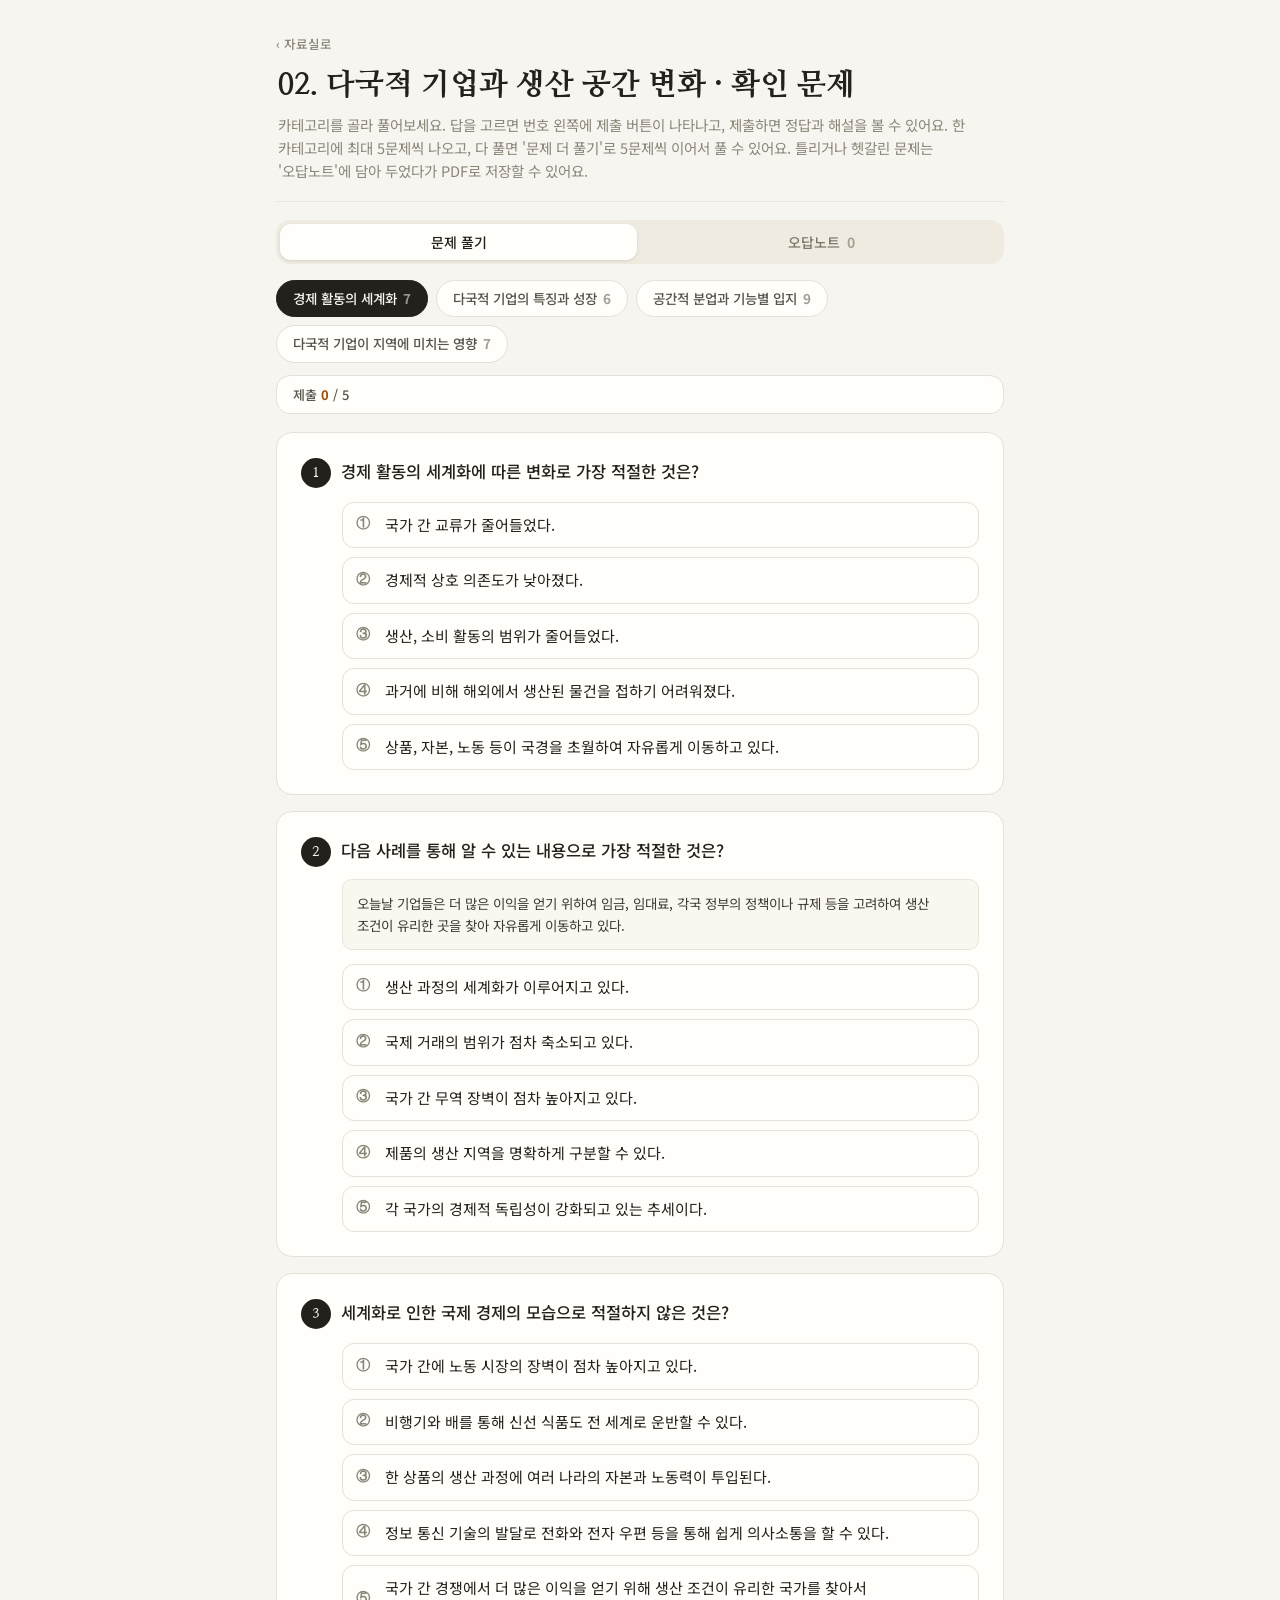
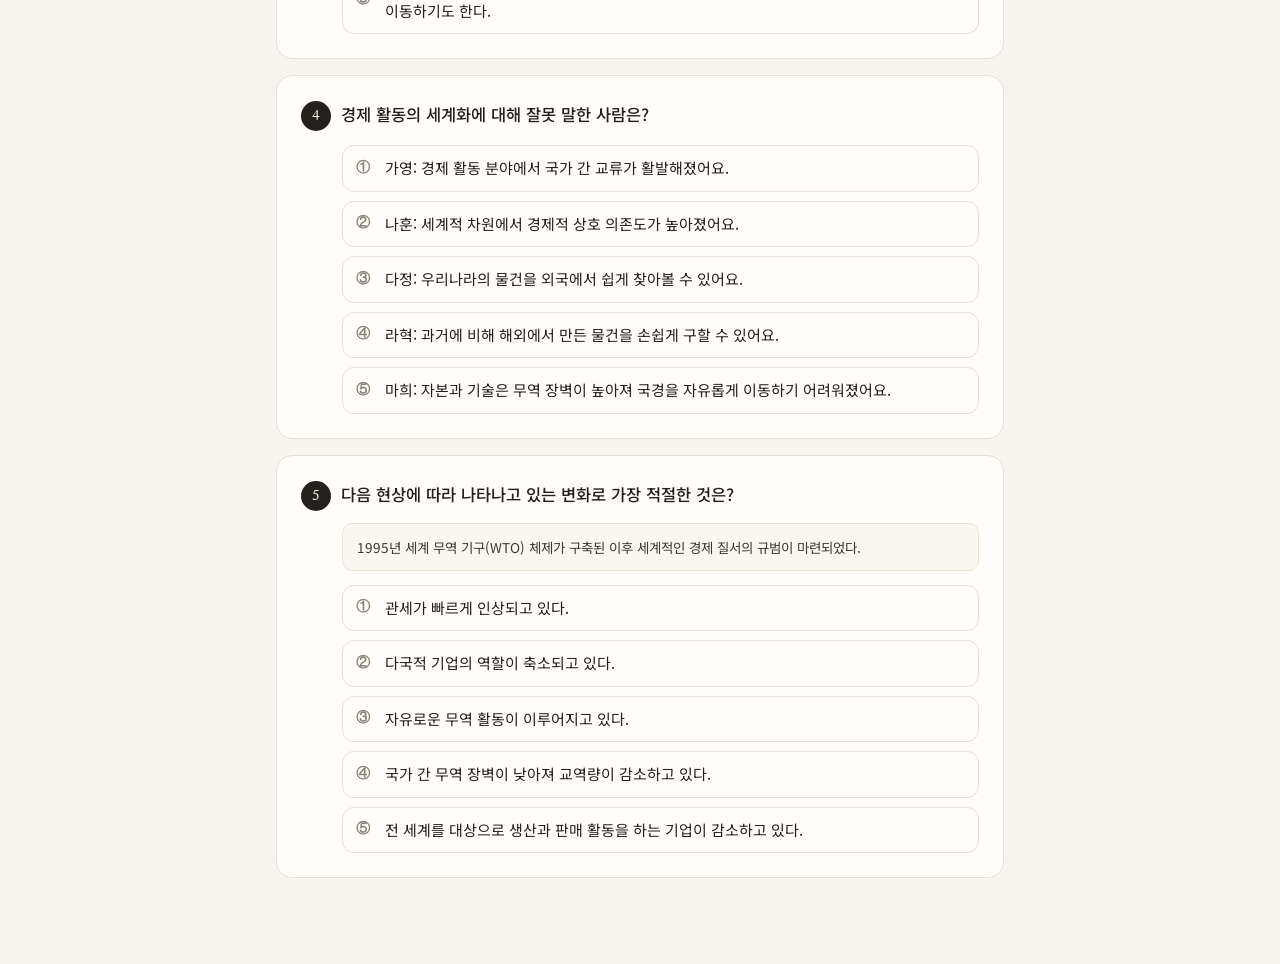
<file: quiz/09-02-quiz.html>
<!DOCTYPE html>
<html lang="ko">
<head>
<meta charset="utf-8">
<meta name="viewport" content="width=device-width,initial-scale=1,viewport-fit=cover">
<meta name="theme-color" content="#f7f5f0">
<title>다국적 기업과 생산 공간 변화 확인 문제</title>
<link rel="preconnect" href="https://fonts.gstatic.com" crossorigin>
<link href="https://fonts.googleapis.com/css2?family=Noto+Sans+KR:wght@400;500;700;800&family=Nanum+Myeongjo:wght@400;700;800&display=swap" rel="stylesheet">
<link rel="stylesheet" href="quiz.css">
</head>
<body>

<div id="퀴즈"></div>

<script src="quiz-engine.js" charset="utf-8"></script>
<script>
const 카테고리목록 = [
  { key: '세계화',   label: '경제 활동의 세계화' },
  { key: '다국적',   label: '다국적 기업의 특징과 성장' },
  { key: '공간분업', label: '공간적 분업과 기능별 입지' },
  { key: '영향',     label: '다국적 기업이 지역에 미치는 영향' }
];

const 문제전체 = [
  /* ── 경제 활동의 세계화 ── */
  {
    카테고리: '세계화',
    지문: "다음 대화 내용과 같은 상황이 이루어질 수 있었던 배경을 <보기>에서 고른 것은?",
    설명박스: [
      "• 나리: 한울아, 가방 예쁘다. 새로 샀어?<br>• 한울: 응. 이번 생일 선물로 부모님께서 사 주셨어. 운동 다닐 때 운동복이랑 신발을 넣어 다니려고 골랐지. 그런데 나리야, 이 상표 좀 볼래?<br>• 나리: 어라, 이 브랜드는 분명 미국 브랜드로 알고 있는데, 생산 지역은 베트남으로 나와 있네.<br>• 한울: 응, 본사가 미국에 있는 회사인데, 물건은 베트남에서 만든대. 그리고 재료들도 여러 나라에서 수입해서 만드나 봐. 그렇게 완성된 제품이 다른 나라로 판매되는 거라 하더라고.",
      "&lt;보기&gt;<br>ㄱ. 무역 장벽의 강화<br>ㄴ. 자유 무역의 약화<br>ㄷ. 지역 간 교류 증가<br>ㄹ. 교통과 통신의 발달"
    ],
    보기: ["ㄱ, ㄴ", "ㄱ, ㄷ", "ㄴ, ㄷ", "ㄴ, ㄹ", "ㄷ, ㄹ"],
    정답: 4,
    해설: "오늘날은 교통과 통신의 발달로 국가 간 교류가 활발해지면서 생산, 소비와 같은 경제 활동을 전 세계를 대상으로 하게 되었다. ㄱ. 세계 무역 기구(WTO)의 출범으로 국가 간 무역 장벽이 낮아졌다. ㄴ. 자유 무역이 강화되면서 국가 간 교류가 증가하였다."
  },
  {
    카테고리: '세계화',
    지문: "다음과 같은 제품의 생산이 확대되고 있는 배경으로 적절하지 않은 것은?",
    지도: [{ 파일: "img/09-02-product-hybrid-car.png" }],
    보기: [
      "교통·통신의 발달",
      "자유 무역의 확대",
      "무역 장벽의 강화",
      "국가 간 교류 증가",
      "경제 활동의 범위 확대"
    ],
    정답: 2,
    해설: "다국적 기업의 제품 생산이 확대되고 있는 것은 경제 활동의 세계화에 따른 것이다. 교통과 통신의 발달로 인해 세계화가 진행되었고, 세계화로 인해 상품, 자본, 노동, 기술, 서비스 등이 국경을 초월하여 자유롭게 이동할 수 있게 되었다. 이로 인해 국제 거래의 규모가 점차 증가하여 국가 간 경제 활동의 상호 의존성은 더욱 커지고 있다."
  },
  {
    카테고리: '세계화',
    지문: "세계화로 인한 국제 경제의 모습으로 적절하지 않은 것은?",
    보기: [
      "국가 간에 노동 시장의 장벽이 점차 높아지고 있다.",
      "비행기와 배를 통해 신선 식품도 전 세계로 운반할 수 있다.",
      "한 상품의 생산 과정에 여러 나라의 자본과 노동력이 투입된다.",
      "정보 통신 기술의 발달로 전화와 전자 우편 등을 통해 쉽게 의사소통을 할 수 있다.",
      "국가 간 경쟁에서 더 많은 이익을 얻기 위해 생산 조건이 유리한 국가를 찾아서 이동하기도 한다."
    ],
    정답: 0,
    해설: "세계화로 인하여 재화와 서비스 이외에도 자본, 노동 등이 자유롭게 이동하고 있다. 따라서 국가 간에 노동 시장의 장벽이 점차 높아지고 있다는 설명은 적절하지 않다."
  },
  {
    카테고리: '세계화',
    지문: "경제 활동의 세계화에 따른 변화로 가장 적절한 것은?",
    보기: [
      "국가 간 교류가 줄어들었다.",
      "경제적 상호 의존도가 낮아졌다.",
      "생산, 소비 활동의 범위가 줄어들었다.",
      "과거에 비해 해외에서 생산된 물건을 접하기 어려워졌다.",
      "상품, 자본, 노동 등이 국경을 초월하여 자유롭게 이동하고 있다."
    ],
    정답: 4,
    해설: "오늘날에는 상품, 자본, 노동, 기술, 서비스 등이 국경을 초월하여 자유롭게 이동하면서 세계적 차원에서 경제적 상호 의존도가 높아지는 경제 활동의 세계화가 이루어지고 있다. ① 교통과 통신의 발달로 국가 간 교류가 활발해졌다. ② 경제적 상호 의존도가 높아졌다. ③ 생산, 소비와 같은 경제 활동은 전 세계를 대상으로 하게 되었다. ④ 과거에 비해 해외에서 만든 물건을 쉽게 접할 수 있다."
  },
  {
    카테고리: '세계화',
    지문: "경제 활동의 세계화에 대해 잘못 말한 사람은?",
    보기: [
      "가영: 경제 활동 분야에서 국가 간 교류가 활발해졌어요.",
      "나훈: 세계적 차원에서 경제적 상호 의존도가 높아졌어요.",
      "다정: 우리나라의 물건을 외국에서 쉽게 찾아볼 수 있어요.",
      "라혁: 과거에 비해 해외에서 만든 물건을 손쉽게 구할 수 있어요.",
      "마희: 자본과 기술은 무역 장벽이 높아져 국경을 자유롭게 이동하기 어려워졌어요."
    ],
    정답: 4,
    해설: "교통과 통신의 발달로 국가 간 교류가 활발해지면서 생산, 소비와 같은 경제 활동을 전 세계를 대상으로 하게 되었다. 세계적 차원에서 경제적 상호 의존도가 높아지는 현상을 경제 활동의 세계화라고 한다. ⑤ 과거에 비해 국가 간 무역 장벽은 낮아지고 상품, 자본, 노동, 기술, 서비스 등이 국경을 초월하여 자유롭게 이동할 수 있게 되었다."
  },
  {
    카테고리: '세계화',
    지문: "다음 현상에 따라 나타나고 있는 변화로 가장 적절한 것은?",
    설명박스: ["1995년 세계 무역 기구(WTO) 체제가 구축된 이후 세계적인 경제 질서의 규범이 마련되었다."],
    보기: [
      "관세가 빠르게 인상되고 있다.",
      "다국적 기업의 역할이 축소되고 있다.",
      "자유로운 무역 활동이 이루어지고 있다.",
      "국가 간 무역 장벽이 낮아져 교역량이 감소하고 있다.",
      "전 세계를 대상으로 생산과 판매 활동을 하는 기업이 감소하고 있다."
    ],
    정답: 2,
    해설: "세계 무역 기구(WTO)는 1995년 세계 무역의 관리 및 자유화를 촉진하기 위해 설립된 국제기구로, 세계 무역 기구 체제가 구축된 이후 자유로운 무역 활동이 이루어지고 있다. ① 세계 무역 기구는 관세 인하 요구와 시장 개방 등을 통해 자유 무역을 추구하고 있다. ② 다국적 기업의 역할이 확대되고 있다. ④ 국가 간 무역 장벽이 낮아져 교역량이 증가하고 있다. ⑤ 전 세계를 대상으로 생산과 판매 활동을 하는 다국적 기업의 수가 증가하고 있다."
  },
  {
    카테고리: '세계화',
    지문: "다음 사례를 통해 알 수 있는 내용으로 가장 적절한 것은?",
    설명박스: ["오늘날 기업들은 더 많은 이익을 얻기 위하여 임금, 임대료, 각국 정부의 정책이나 규제 등을 고려하여 생산 조건이 유리한 곳을 찾아 자유롭게 이동하고 있다."],
    보기: [
      "생산 과정의 세계화가 이루어지고 있다.",
      "국제 거래의 범위가 점차 축소되고 있다.",
      "국가 간 무역 장벽이 점차 높아지고 있다.",
      "제품의 생산 지역을 명확하게 구분할 수 있다.",
      "각 국가의 경제적 독립성이 강화되고 있는 추세이다."
    ],
    정답: 0,
    해설: "오늘날 국가 간 시공간적 거리가 줄어들게 되면서 기업들은 생산 조건이 유리한 곳을 찾아서 자유롭게 이동할 수 있게 되었다. 이처럼 한 제품의 생산 과정이 여러 나라에 걸쳐 이루어지는 생산 과정의 세계화가 나타나고 있다."
  },

  /* ── 다국적 기업의 특징과 성장 ── */
  {
    카테고리: '다국적',
    지문: "다국적 기업에 대해 잘못 말한 사람은?",
    보기: [
      "가영: 국가나 지역의 유리한 입지 조건에 따라 공간적 분업을 하고 있어.",
      "나진: 경제 활동의 세계화에 따라 다국적 기업의 활동이 활발해지고 있어.",
      "다정: 대부분 제조업 생산과 관련된 기업으로 공산품을 생산하고 판매하는 활동에 국한되어 있어.",
      "라혁: 본사가 있는 국가를 포함하여 해외의 여러 국가에 판매 지사, 생산 공장 등을 운영하는 기업이야.",
      "마희: 세계 무역 기구(WTO)의 출범으로 무역 장벽이 낮아지면서 다국적 기업의 수가 과거에 비해 많아졌어."
    ],
    정답: 2,
    해설: "다국적 기업은 본사가 있는 국가를 포함하여 해외의 여러 국가에 판매 지사, 생산 공장 등을 운영하면서 전 세계를 대상으로 생산과 판매 활동을 하는 기업을 말한다. ③ 최근 들어 다국적 기업은 공산품을 생산하고 판매하는 활동을 넘어 광물·에너지 자원 개발, 유통·금융 서비스 상품 제공에 이르기까지 역할과 범위를 확대해 나가고 있다."
  },
  {
    카테고리: '다국적',
    지문: "그림은 다국적 기업의 성장 과정을 나타낸 것이다. 밑줄 친 ㉠~㉤ 중 옳지 않은 것은?",
    지도: [{ 파일: "img/09-02-comic-growth.png" }],
    보기: ["㉠", "㉡", "㉢", "㉣", "㉤"],
    정답: 3,
    해설: "다국적 기업은 처음에 단일 공장이 위치한 지역에서 기업이 성장한다. 이후 규모가 커짐에 따라 지방에 공장을 건설하여 생산 기능을 분리한다. 그리고 해외에 판매 지점을 개설하여 해외 시장을 개척하고 제품에 대한 수요가 늘어남에 따라 해외에 생산 공장을 건설하여 제품을 직접 공급하게 되면서 다국적 기업으로 성장한다. ④ 생산 공장은 지가와 임금이 저렴하여 생산비를 줄일 수 있는 개발 도상국에 주로 위치한다."
  },
  {
    카테고리: '다국적',
    지문: "지도와 같은 공간 분포를 나타내는 기업으로 옳은 것은?",
    지도: [{ 파일: "img/09-02-map-company-a.jpg" }],
    보기: ["공기업", "중소기업", "벤처 기업", "다국적 기업", "친환경 기업"],
    정답: 3,
    해설: "지도는 다국적 기업의 입지 특성을 나타낸 것이다. 다국적 기업이란 본사가 있는 국가를 포함하여 해외 여러 국가에 자회사, 지점, 공장 등을 운영하며 전 세계를 대상으로 생산과 판매 활동을 하는 기업을 말한다."
  },
  {
    카테고리: '다국적',
    지문: "다국적 기업에 대한 옳은 설명만을 <보기>에서 있는 대로 고른 것은?",
    설명박스: [
      "&lt;보기&gt;<br>ㄱ. 생산비를 줄이기 위해 해외에 공장을 세운다.<br>ㄴ. 생산 제품의 부품이나 원재료의 원산지가 모두 같다.<br>ㄷ. 본사는 교통이 불편하더라도 조용하고 한적한 지역에 위치한다.<br>ㄹ. 판매 지점과 생산 지역의 입지가 세계 여러 나라에 분산되어 나타난다."
    ],
    보기: ["ㄱ, ㄴ", "ㄱ, ㄹ", "ㄴ, ㄷ", "ㄱ, ㄴ, ㄹ", "ㄱ, ㄷ, ㄹ"],
    정답: 1,
    해설: "다국적 기업은 경제 활동의 세계화에 따라 생산비를 줄이고 시장을 개척하기 위해 생산 공장과 판매 지점을 여러 나라에 분산하는 과정에서 나타난다. 다국적 기업의 본사는 정보의 수집과 자본의 확보에 유리한 선진국의 대도시에 입지하며 생산 공장은 지가와 임금이 저렴한 개발 도상국에 주로 입지한다. 생산 제품의 부품이나 원재료의 원산지 또한 다양하게 나타난다."
  },
  {
    카테고리: '다국적',
    지문: "다국적 기업의 성장 과정을 순서대로 나열한 것은?",
    설명박스: [
      "(가) 국내에 본사와 단일 공장을 세우고 기업을 운영한다.<br>(나) 회사가 성장하면서 국내의 다른 지역에 공장을 더 건설한다.<br>(다) 해외에 생산 공장을 건설하여 여러 나라에 제품을 직접 공급한다.<br>(라) 해외 시장에 진출하여 제품 홍보와 판매를 위한 영업 대리점과 해외 지사를 설치한다."
    ],
    보기: [
      "(가) ― (나) ― (라) ― (다)",
      "(나) ― (다) ― (가) ― (라)",
      "(나) ― (다) ― (라) ― (가)",
      "(다) ― (나) ― (가) ― (라)",
      "(다) ― (나) ― (라) ― (가)"
    ],
    정답: 0,
    해설: "기업의 성장 과정을 살펴보면 처음에 단일 공장이 위치한 지역에서 기업이 성장한다. 이후 규모가 커짐에 따라 지방에 공장을 건설하여 생산 기능을 분리한다. 이후 해외에 판매 지점을 개설하여 해외 시장을 개척하고, 제품에 대한 수요가 늘어남에 따라 해외에 생산 공장을 건설하여 제품을 직접 공급하면서 다국적 기업으로 성장하게 된다."
  },
  {
    카테고리: '다국적',
    지문: "다국적 기업의 활동이 많아지게 된 이유로 옳은 것만을 <보기>에서 있는 대로 고른 것은?",
    설명박스: [
      "&lt;보기&gt;<br>ㄱ. 생산비 절감<br>ㄴ. 상품의 다양화<br>ㄷ. 국가 간 교류의 감소<br>ㄹ. 현지 시장의 확보"
    ],
    보기: ["ㄱ, ㄴ", "ㄱ, ㄹ", "ㄷ, ㄹ", "ㄱ, ㄴ, ㄷ", "ㄴ, ㄷ, ㄹ"],
    정답: 1,
    해설: "다국적 기업은 경제 활동의 세계화에 따라 생산비 절감, 현지 시장의 확보 등을 위해 여러 나라에 분산하는 과정에서 나타난다. ㄴ. 상품의 다양화는 다국적 기업의 활동이 늘어난 이유가 아니라 그 결과로 볼 수 있다. ㄷ. 세계화로 국가 간 교류는 감소한 것이 아니라 오히려 활발해졌다."
  },

  /* ── 공간적 분업과 기능별 입지 ── */
  {
    카테고리: '공간분업',
    지문: "다국적 기업의 생산 공장 입지에 대한 옳은 설명을 <보기>에서 고른 것은?",
    설명박스: [
      "&lt;보기&gt;<br>ㄱ. 전문 기술 인력이 풍부한 선진국에 위치한다.<br>ㄴ. 정보 수집과 자본 확보에 유리한 국가에 위치한다.<br>ㄷ. 판매 시장을 확보하기 위해 수요가 많은 국가에 위치한다.<br>ㄹ. 생산 비용을 줄이기 위해 지가와 임금이 저렴한 개발 도상국에 위치한다."
    ],
    보기: ["ㄱ, ㄴ", "ㄱ, ㄷ", "ㄴ, ㄷ", "ㄴ, ㄹ", "ㄷ, ㄹ"],
    정답: 4,
    해설: "다국적 기업의 공장은 생산 비용을 줄이기 위해 주로 지가와 임금이 저렴한 개발 도상국에 위치한다. 또한 판매 시장을 확보하기 위해 제품에 대한 수요가 많은 국가로 이전하거나, 무역 장벽을 극복하기 위해 기업이 속한 국가 밖의 경제 블록으로 진출하기도 한다. ㄱ은 연구소, ㄴ은 본사의 입지 조건이다."
  },
  {
    카테고리: '공간분업',
    지문: "㉠에 들어갈 내용으로 가장 적절한 것은?",
    설명박스: [
      "'세계의 공장'이라고 불리며 세계 최대 제조업 기지로 군림했던 중국의 위상이 비틀거리고 있다. 미국의 다국적 기업 ○사는 중국 둥관과 베이징에 있는 공장을 폐쇄하고 생산 설비를 베트남으로 옮기기로 결정했다. 이는 베트남이 중국보다 <u>&nbsp;㉠&nbsp;</u> 생산비를 절감할 수 있기 때문이다."
    ],
    보기: [
      "무역 장벽이 높아",
      "자본 유통 및 정보 수집이 쉬워",
      "저임금 노동력 확보에 유리하여",
      "넓은 판매 시장 확보가 가능하여",
      "기술 개발을 위한 고급 인력 확보에 유리하여"
    ],
    정답: 2,
    해설: "다국적 기업이 중국에서 베트남으로 생산 공장을 이전하는 가장 큰 이유는 베트남의 인건비가 중국보다 싸 저임금 노동력을 확보하는 데 유리하기 때문이다. ①, ④ 다국적 기업의 생산 공장 중 일부는 판매 시장을 확대하고 무역 장벽을 피하기 위해 선진국에 세우기도 한다. ②, ⑤ 다국적 기업의 본사나 연구소의 입지 조건에 해당한다."
  },
  {
    카테고리: '공간분업',
    지문: "㉠에 들어갈 내용으로 가장 적절한 것은?",
    설명박스: [
      "다국적 기업은 경영의 효율성을 높이고 이윤을 극대화하기 위해 기업의 기획 및 관리·연구·생산·판매 등의 기능을 적합한 지역에 분리하여 배치하는데, 이를 <u>&nbsp;㉠&nbsp;</u>(이)라고 한다."
    ],
    보기: ["기술 이전", "산업 공동화", "공간적 분업", "무역 장벽 극복", "경제 활동의 세계화"],
    정답: 2,
    해설: "다국적 기업의 공간적 분업에 대한 설명이다. 다국적 기업은 회사를 경영하고 관리하는 본사, 핵심 기술과 디자인 등을 개발하는 연구소, 제품을 생산하는 공장 등으로 구성되어 있는데 이들은 입지 조건이 서로 다르다."
  },
  {
    카테고리: '공간분업',
    지문: "㉠, ㉡에 들어갈 내용을 옳게 연결한 것은?",
    설명박스: [
      "다국적 기업은 주로 의사 결정에 필요한 다양한 정보와 자본을 확보하는 데 유리한 지역에 <u>&nbsp;㉠&nbsp;</u>을/를 두며, 기술을 갖춘 고급 인력이 풍부하고 우수한 교육 시설이 있는 곳에 <u>&nbsp;㉡&nbsp;</u>을/를 세운다."
    ],
    보기: [
      "㉠ 본사 — ㉡ 연구소",
      "㉠ 본사 — ㉡ 생산 공장",
      "㉠ 연구소 — ㉡ 생산 공장",
      "㉠ 연구소 — ㉡ 영업 대리점",
      "㉠ 생산 공장 — ㉡ 본사"
    ],
    정답: 0,
    해설: "㉠은 본사, ㉡은 연구소에 해당한다. 다국적 기업은 주로 의사 결정에 필요한 다양한 정보와 자본을 확보하는 데 유리한 지역에 본사를 두며, 기술을 갖춘 고급 인력이 풍부한 지역에 연구소를 세운다."
  },
  {
    카테고리: '공간분업',
    지문: "다국적 기업의 생산 공장이 위치할 최적의 입지 지역으로 가장 적절한 것은?",
    보기: [
      "지가와 임금이 싼 지역",
      "관세를 많이 부과하는 지역",
      "자녀의 교육 시설이 잘 구축된 지역",
      "기술을 갖춘 고급 인력이 풍부한 지역",
      "의사 결정에 필요한 정보를 쉽게 획득할 수 있는 지역"
    ],
    정답: 0,
    해설: "다국적 기업의 생산 공장은 생산 비용을 줄이기 위해 지가와 임금이 싼 개발 도상국에 둔다."
  },
  {
    카테고리: '공간분업',
    지문: "다음 지도는 어떤 회사의 공간 분포를 나타낸 것이다. 이 회사의 공간적 분업과 관련된 특징으로 옳지 않은 것은?",
    지도: [{ 파일: "img/09-02-map-company-b.jpg" }],
    보기: [
      "연구소는 전문 기술 인력을 확보하기 쉬운 선진국에 위치한다.",
      "제품에 대한 구매력이 높은 지역에는 판매 지점이 위치한다.",
      "노동력이 풍부하고 임금이 저렴한 지역에는 생산 공장이 들어선다.",
      "이 회사의 경우 생산 공장은 주로 중국과 동남아시아에 위치한다.",
      "무역 장벽을 극복하기 위해서 개발 도상국에 직접 진출하기도 한다."
    ],
    정답: 4,
    해설: "무역 장벽은 국내 산업을 보호하기 위해 수입품에 관세를 부과하는 등의 무역 조치를 의미하는 것으로 주로 선진국의 벽이 높다. 따라서 무역 장벽을 극복하기 위해서는 개발 도상국이 아니라 선진국이나 그 지역의 경제 블록으로 진출하기도 한다."
  },
  {
    카테고리: '공간분업',
    지문: "지도는 어떤 기업의 기능별 입지를 나타낸 것이다. 이에 대한 설명으로 옳지 않은 것은?",
    지도: [{ 파일: "img/09-02-map-company-c.png" }],
    보기: [
      "연구소는 선진국에 주로 입지한다.",
      "선진국에는 생산 공장이 입지하지 않는다.",
      "시설과 기능의 공간적 분업이 이루어지고 있다.",
      "교통과 통신의 발달이 기업 활동에 영향을 주었다.",
      "생산 공장은 저렴한 노동력이 풍부한 곳에 주로 입지한다."
    ],
    정답: 1,
    해설: "다국적 기업의 생산 공장은 시장을 확대하고 무역 장벽을 피하기 위해 선진국에 입지하기도 한다."
  },
  {
    카테고리: '공간분업',
    지문: "표는 다국적 기업의 공간적 분업을 정리한 것이다. ㉠~㉢에 들어갈 내용을 옳게 연결한 것은?",
    설명박스: [
      "<table><tr><th>기능</th><th>입지 조건</th></tr><tr><td>본사</td><td>의사 결정에 필요한 정보 수집과 자본 확보에 유리한 <u>&nbsp;㉠&nbsp;</u>에 주로 입지</td></tr><tr><td><u>&nbsp;㉡&nbsp;</u></td><td>우수한 교육 시설과 전문 기술 인력이 풍부한 선진국에 주로 입지</td></tr><tr><td>생산 공장</td><td><u>&nbsp;㉢&nbsp;</u> 절감을 위해 지가가 낮고 저렴한 노동력이 풍부한 개발 도상국에 주로 입지</td></tr></table>"
    ],
    보기: [
      "㉠ 선진국 — ㉡ 연구소 — ㉢ 생산 비용",
      "㉠ 선진국 — ㉡ 연구소 — ㉢ 판매 비용",
      "㉠ 선진국 — ㉡ 판매 지사 — ㉢ 생산 비용",
      "㉠ 개발 도상국 — ㉡ 연구소 — ㉢ 판매 비용",
      "㉠ 개발 도상국 — ㉡ 판매 지사 — ㉢ 생산 비용"
    ],
    정답: 0,
    해설: "다국적 기업의 본사는 선진국에 주로 입지하며, 생산 공장은 지가와 임금이 저렴하여 생산 비용을 줄일 수 있는 지역에 주로 입지한다. 우수한 교육 시설과 전문 기술 인력이 풍부한 곳에는 연구소가 입지한다."
  },
  {
    카테고리: '공간분업',
    지문: "지도는 어떤 기업의 기능별 입지를 나타낸 것이다. 이에 대한 설명으로 옳은 것은?",
    지도: [{ 파일: "img/09-02-map-company-d.png" }],
    보기: [
      "본사는 상대적으로 지가가 저렴한 개발 도상국에 입지한다.",
      "경영의 효율성을 높이기 위해 한 공간에 여러 기능을 함께 둔다.",
      "연구소는 생산 공장과의 협업이 필요해 서로 가까운 곳에 입지한다.",
      "생산 공장은 저임금 노동력 확보가 유리한 곳이 중요한 입지 조건이 된다.",
      "생산 공장은 대부분 다양한 정보와 자본을 확보하기 유리한 선진국에 입지한다."
    ],
    정답: 3,
    해설: "다국적 기업의 본사는 다양한 정보와 자본을 확보하는 데 유리한 곳에 위치하며 연구소는 기술을 갖춘 고급 인력이 풍부한 지역에 위치한다. 생산 공장은 주로 저렴한 노동력이 풍부한 곳에 많이 분포한다."
  },

  /* ── 다국적 기업이 지역에 미치는 영향 ── */
  {
    카테고리: '영향',
    지문: "다음 인터뷰를 통해 알 수 있는 내용으로 가장 적절한 것은?",
    설명박스: [
      "• 기자: 저는 △△전자 회사의 중국 생산 공장에 있습니다. 안녕하세요? 이 공장에서는 어떤 제품을 생산하나요?<br>• 직원: 이곳에서는 미국 기업의 휴대전화와 태블릿 PC를 생산하고 있습니다.<br>• 기자: 이 공장은 지역 경제에 도움이 되고 있나요?<br>• 직원: 네, 지역의 일자리가 늘어나 인구가 증가하고 지역 경제가 활성화되고 있습니다. 그렇지만 제품 판매 이윤의 대부분을 미국의 본사가 가져가기 때문에 수익이 크지는 않습니다."
    ],
    보기: [
      "이 지역의 생산 공장은 갑자기 폐쇄되었다.",
      "이 지역에 입지한 기업은 생산액이 줄어들었다.",
      "이 지역에서 발생한 이윤은 해외로 유출되었다.",
      "이 지역에서는 산업 공동화 현상이 발생하였다.",
      "이 지역에 공장이 설립된 이후 긍정적인 영향만 발생하였다."
    ],
    정답: 2,
    해설: "다국적 기업을 유치한 지역의 국가에서는 일자리 증가로 경제가 활성화되고, 관련 산업이 발달한다는 긍정적 영향과 더불어 이윤의 상당 부분이 해외로 유출된다는 단점도 나타난다."
  },
  {
    카테고리: '영향',
    지문: "제시된 자료와 같은 지역의 변화를 가져온 결과로 옳은 것은?",
    설명박스: [
      "미국 미시간 주에는 자동차를 생산하는 세계적 규모의 다국적 기업 공장들이 많았지만, 20세기 후반부터 멕시코 등의 개발 도상국으로 공장이 이전하면서 실업률이 증가하고 인구가 감소하기 시작하였다. 한때 중산층을 형성했던 자동차 공장 근로자들은 직장을 잃고 빈민층으로 전락해 가고 있다."
    ],
    보기: [
      "세계화",
      "산업 공동화",
      "생산의 글로벌화",
      "첨단 산업 육성 정책",
      "해외 직접 투자의 증가"
    ],
    정답: 1,
    해설: "세계화의 영향으로 다국적 기업이 해외로 진출하기 위한 제약이 줄어들면서 선진국은 비용을 줄이기 위해 생산 부분에 있어 해외 직접 투자의 비중을 늘리고 있다. 이러한 영향의 결과 다국적 기업의 생산 공장이 빠져나간 지역은 산업 공동화가 발생하였다."
  },
  {
    카테고리: '영향',
    지문: "밑줄 친 지역에서 나타날 수 있는 현상으로 적절한 것을 <보기>에서 고른 것은?",
    설명박스: [
      "다국적 기업은 노동비 절감과 판매 시장 확대 등을 위해 기존에 있던 생산 공장을 해외로 이전하기도 한다. 이러한 경우에 <u>기존에 생산 공장이 입지했던 지역</u>의 생산은 그만큼 줄어들 수도 있다.",
      "&lt;보기&gt;<br>ㄱ. 인구가 감소한다.<br>ㄴ. 실업률이 감소한다.<br>ㄷ. 노동 집약적 산업이 발달한다.<br>ㄹ. 국내 생산이 줄어들어 지역 경제가 침체된다."
    ],
    보기: ["ㄱ, ㄴ", "ㄱ, ㄷ", "ㄱ, ㄹ", "ㄴ, ㄷ", "ㄷ, ㄹ"],
    정답: 2,
    해설: "다국적 기업이 해외에서 생산을 확대하면 국내에서의 생산은 그만큼 줄어들게 되어 지역 경제는 침체될 것이다. 또한 기존 공장이 있었던 지역의 일자리는 감소하여 실업률은 증가하고 인구도 감소할 것이다."
  },
  {
    카테고리: '영향',
    지문: "산업 공동화 현상에 대한 옳은 설명을 <보기>에서 고른 것은?",
    설명박스: [
      "&lt;보기&gt;<br>ㄱ. 다국적 기업의 생산 공장이 새로 들어선 지역에서 주로 나타난다.<br>ㄴ. 산업 공동화 현상이 나타나면 실업률이 높아지고 지역 경제가 침체될 수 있다.<br>ㄷ. 지역의 기반 산업이 이전하거나 없어지면서 산업 구조에 공백이 생기는 현상이다.<br>ㄹ. 산업 공동화 현상이 나타나면 새로운 산업 단지가 조성되고 기술을 이전받을 수 있다."
    ],
    보기: ["ㄱ, ㄴ", "ㄱ, ㄷ", "ㄴ, ㄷ", "ㄴ, ㄹ", "ㄷ, ㄹ"],
    정답: 2,
    해설: "산업 공동화란 지역의 기반을 이루고 있던 산업이 없어지거나 해외로 이전되면서 산업 구조에 공백이 생기는 현상을 말한다. 산업 공동화가 나타나는 지역은 실업률이 높아지고 경제가 침체될 수 있다."
  },
  {
    카테고리: '영향',
    지문: "다음 자료는 다국적 기업이 지역에 미치는 영향을 정리한 것이다. ㉠~㉤ 중 옳지 않은 것은?",
    설명박스: [
      "<b>&lt;다국적 기업의 생산 공장을 유치한 지역의 변화&gt;</b>",
      "<b>1. 긍정적인 변화</b><br>㉠ <u>인구가 증가하고 도시가 발달한다.</u><br>㉡ <u>이윤의 대부분이 지역을 위해 사용된다.</u><br>㉢ <u>새로운 산업 단지가 조성되어 고용이 확대되고 관련 산업이 발달한다.</u>",
      "<b>2. 부정적인 변화</b><br>㉣ <u>산업과 관련된 의사 결정이 외부에서 이루어진다.</u><br>㉤ <u>생산 공장이 폐쇄되면 실업이 증가하고 경기가 침체될 수 있다.</u>"
    ],
    보기: ["㉠", "㉡", "㉢", "㉣", "㉤"],
    정답: 1,
    해설: "㉡ 다국적 기업의 생산 공장을 유치한 국가는 지역 경제가 활성화되지만, 이윤의 상당 부분이 해외로 유출될 수 있다는 단점도 나타난다. 따라서 이윤의 대부분이 지역을 위해 사용된다는 설명은 옳지 않다."
  },
  {
    카테고리: '영향',
    지문: "다음 글에서 밑줄 친 지역에서 나타날 수 있는 현상으로 옳은 것을 <보기>에서 고른 것은?",
    설명박스: [
      "다국적 기업은 노동비 절감과 판매 시장 확대 등을 위해 기존에 있던 생산 공장을 해외로 이전하기도 한다. 이러한 경우에 <u>기존에 생산 공장이 입지했던 지역</u>의 생산은 그만큼 줄어들 수도 있다.",
      "&lt;보기&gt;<br>ㄱ. 실업률이 감소한다.<br>ㄴ. 국내에서의 생산이 증가한다.<br>ㄷ. 산업 공동화 현상이 발생한다.<br>ㄹ. 지역 경제가 침체되고 관련 산업이 쇠퇴한다."
    ],
    보기: ["ㄱ, ㄴ", "ㄱ, ㄷ", "ㄴ, ㄷ", "ㄴ, ㄹ", "ㄷ, ㄹ"],
    정답: 4,
    해설: "다국적 기업이 해외로 생산 공장을 이전하면 국내에서의 생산은 그만큼 줄어들어 산업 공동화 현상이 발생한다. 또한 기존 공장이 있었던 지역은 일자리가 감소하여 실업률이 증가하고 지역 경제가 침체된다. 따라서 ㄱ(실업률 감소)과 ㄴ(국내 생산 증가)은 옳지 않다."
  },
  {
    카테고리: '영향',
    지문: "다국적 기업의 생산 공장이 들어선 지역에서 나타나는 변화로 옳은 설명을 <보기>에서 고른 것은?",
    설명박스: [
      "&lt;보기&gt;<br>ㄱ. 실업률이 증가하고 지역 경제가 침체된다.<br>ㄴ. 기술을 이전받아 관련 산업이 발달할 수 있다.<br>ㄷ. 산업 기반이 없어지고 쇠퇴하여 산업 구조에 공백이 생긴다.<br>ㄹ. 유사한 제품을 생산하는 국내 기업이 어려움을 겪을 수도 있다."
    ],
    보기: ["ㄱ, ㄴ", "ㄱ, ㄷ", "ㄴ, ㄷ", "ㄴ, ㄹ", "ㄷ, ㄹ"],
    정답: 3,
    해설: "다국적 기업의 생산 공장이 들어선 국가는 새로운 산업 단지가 조성되어 일자리가 생기고, 기술을 이전받아 관련 산업이 발달하는 등 경제가 활성화될 수 있다. 그러나 유사한 제품을 생산하는 국내 기업이 어려움을 겪을 수 있다. ㄱ, ㄷ은 다국적 기업의 생산 공장이 다른 지역으로 이전하면 생산 공장이 있던 기존 지역에서 나타나는 현상이다."
  }
];

퀴즈시작({
  단원: '09-02',
  단원명: '다국적 기업과 생산 공간 변화',
  제목: '02. 다국적 기업과 생산 공간 변화 · 확인 문제',
  한번에: 5,
  설명박스HTML: true,
  지도원본크기: true,
  카테고리목록,
  문제전체
});
</script>
</body>
</html>
</file>
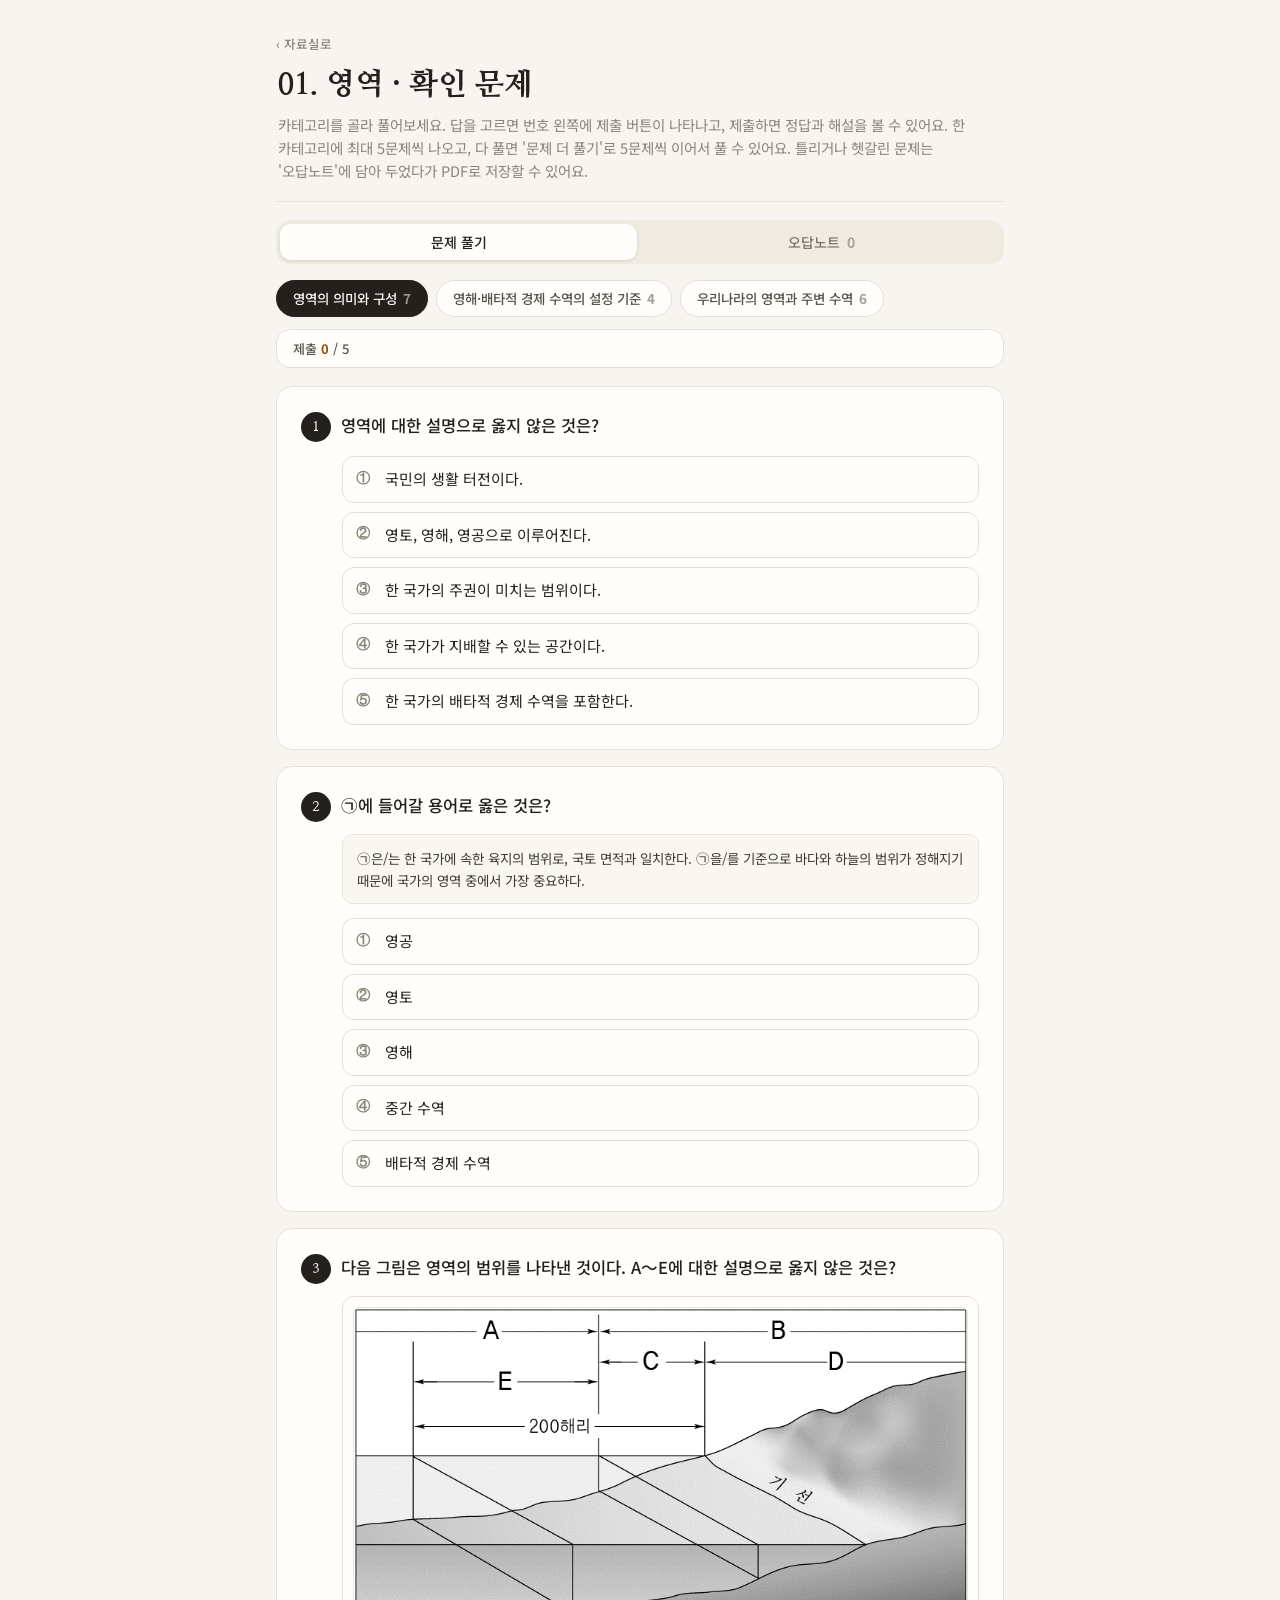
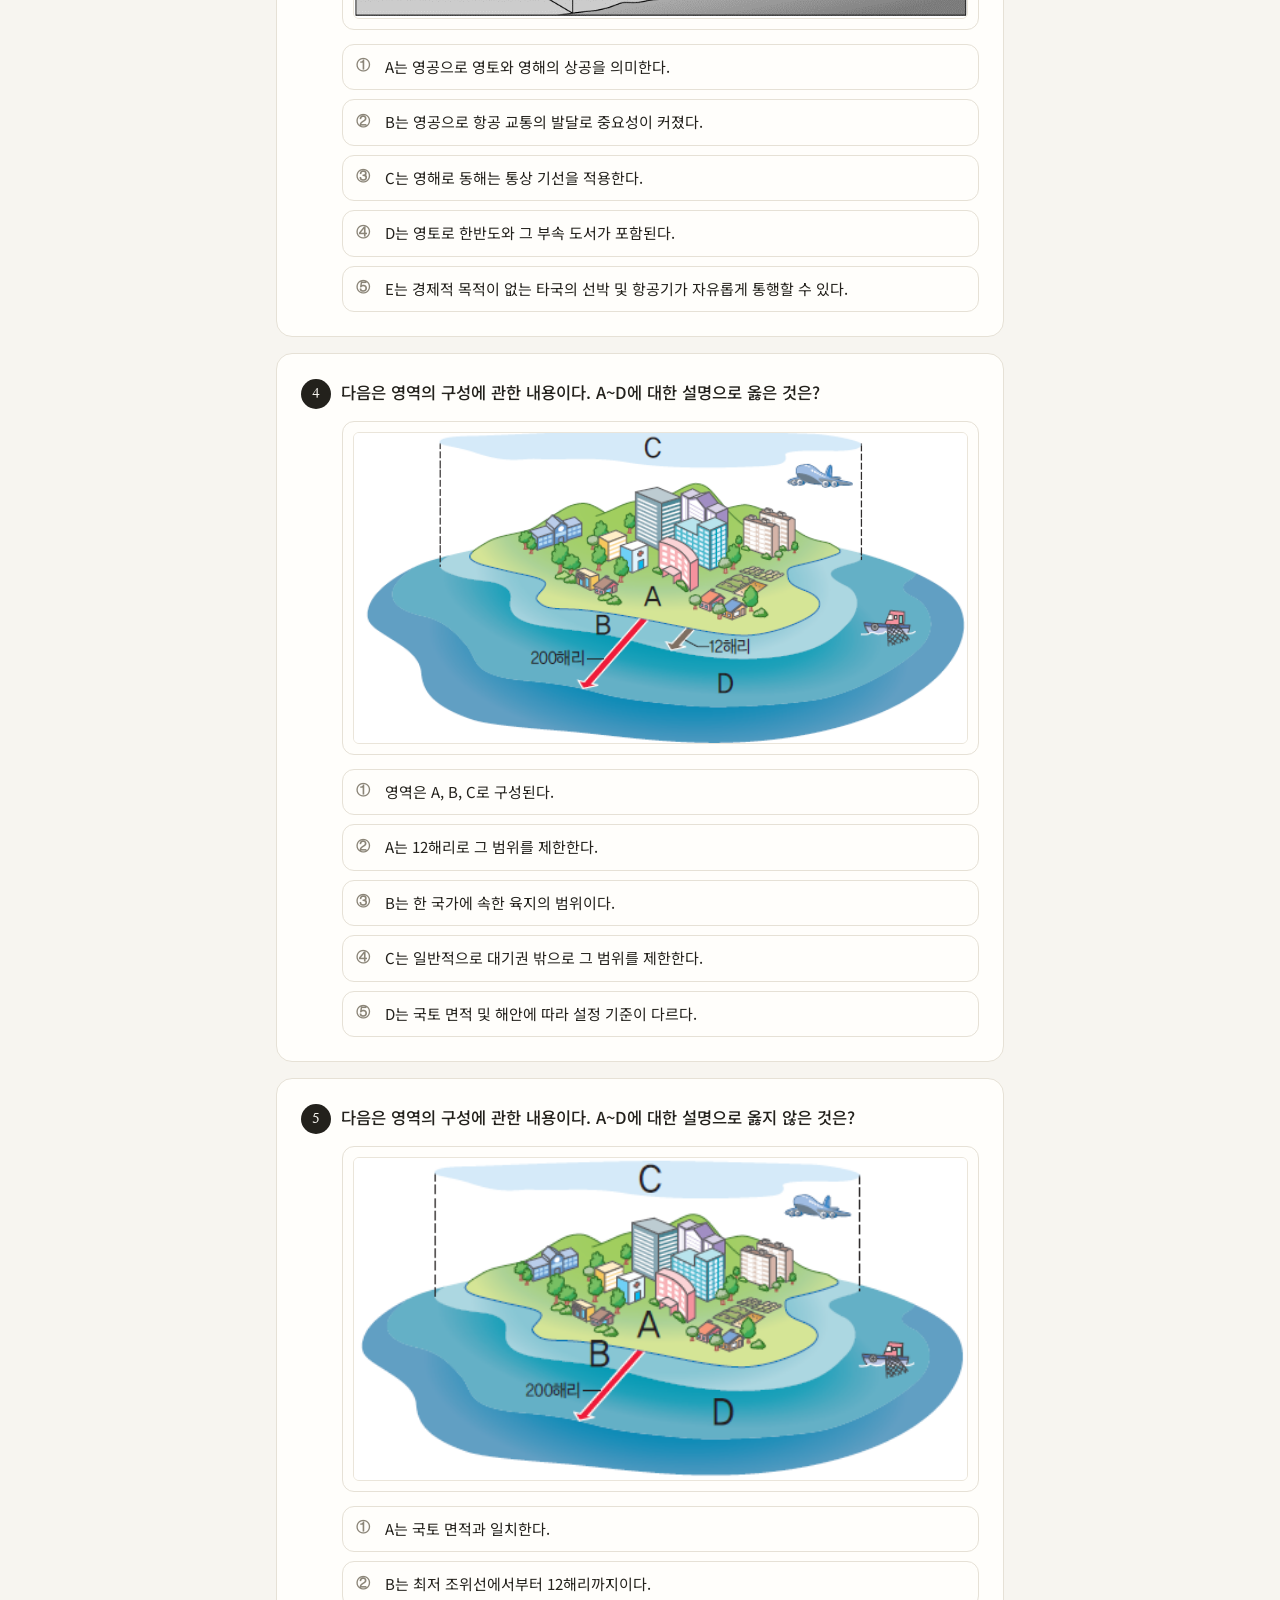
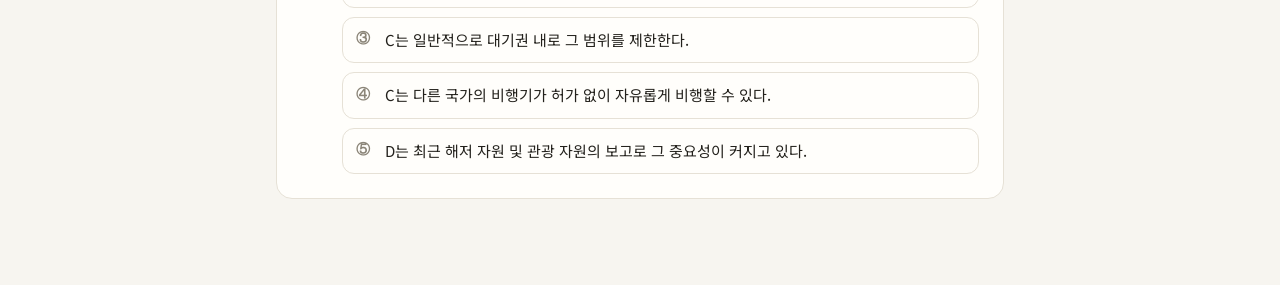
<file: quiz/11-01-quiz.html>
<!DOCTYPE html>
<html lang="ko">
<head>
<meta charset="utf-8">
<meta name="viewport" content="width=device-width,initial-scale=1,viewport-fit=cover">
<meta name="theme-color" content="#f7f5f0">
<title>영역 확인 문제</title>
<link rel="preconnect" href="https://fonts.gstatic.com" crossorigin>
<link href="https://fonts.googleapis.com/css2?family=Noto+Sans+KR:wght@400;500;700;800&family=Nanum+Myeongjo:wght@400;700;800&display=swap" rel="stylesheet">
<link rel="stylesheet" href="quiz.css">
</head>
<body>

<div id="퀴즈"></div>

<script src="quiz-engine.js" charset="utf-8"></script>
<script>
const 카테고리목록 = [
  { key: '구성',   label: '영역의 의미와 구성' },
  { key: '설정기준', label: '영해·배타적 경제 수역의 설정 기준' },
  { key: '우리나라', label: '우리나라의 영역과 주변 수역' }
];

const 문제전체 = [
  /* ── 영역의 의미와 구성 ── */
  {
    카테고리: '구성',
    지문: "다음은 영역의 구성에 관한 내용이다. A~D에 대한 설명으로 옳은 것은?",
    지도: [{ 파일: "img/11-01-zones-island-1.png" }],
    보기: [
      "영역은 A, B, C로 구성된다.",
      "A는 12해리로 그 범위를 제한한다.",
      "B는 한 국가에 속한 육지의 범위이다.",
      "C는 일반적으로 대기권 밖으로 그 범위를 제한한다.",
      "D는 국토 면적 및 해안에 따라 설정 기준이 다르다."
    ],
    정답: 0,
    해설: "A는 영토, B는 영해, C는 영공, D는 배타적 경제 수역이다. 영역은 영토·영해·영공(A, B, C)으로 구성된다. 영해(B)는 12해리로 범위를 제한하고, 영토(A)는 한 국가에 속한 육지의 범위이며, 영공(C)은 일반적으로 대기권 내로 범위를 제한한다. 배타적 경제 수역(D)은 국가의 필요에 따라 최대 200해리까지 설정할 수 있다."
  },
  {
    카테고리: '구성',
    지문: "밑줄 친 ㉠~㉤ 중 옳지 않은 것은?",
    설명박스: ["㉠ 영토는 한 국가에 속한 육지의 범위이며, ㉡ 국토 면적과 일치한다. ㉢ 영해는 영토 주변의 바다이다. ㉣ 영공은 배타적 경제 수역의 수직 상공으로, ㉤ 일반적으로 대기권에 한정된다."],
    보기: ["㉠", "㉡", "㉢", "㉣", "㉤"],
    정답: 3,
    해설: "영공은 배타적 경제 수역이 아니라 영토와 영해의 수직 상공이다. 배타적 경제 수역은 영역(영토·영해·영공)에 포함되지 않으므로 그 상공도 영공이 아니다."
  },
  {
    카테고리: '구성',
    지문: "다음은 영역의 구성에 관한 내용이다. A~D에 대한 설명으로 옳지 않은 것은?",
    지도: [{ 파일: "img/11-01-zones-island-2.png" }],
    보기: [
      "A는 국토 면적과 일치한다.",
      "B는 최저 조위선에서부터 12해리까지이다.",
      "C는 일반적으로 대기권 내로 그 범위를 제한한다.",
      "C는 다른 국가의 비행기가 허가 없이 자유롭게 비행할 수 있다.",
      "D는 최근 해저 자원 및 관광 자원의 보고로 그 중요성이 커지고 있다."
    ],
    정답: 3,
    해설: "영공(C)은 한 국가의 주권이 미치는 영역의 구성 요소이므로, 다른 국가의 비행기가 허가 없이 자유롭게 비행할 수 없다."
  },
  {
    카테고리: '구성',
    지문: "영역에 대한 설명으로 옳지 않은 것은?",
    보기: [
      "국민의 삶의 터전이다.",
      "영토, 영해, 영공으로 이루어진다.",
      "국가가 존재하기 위한 기본 조건이다.",
      "한 국가의 주권이 효력을 미치는 범위이다.",
      "경제적 목적이 없는 타국의 선박 및 항공기가 자유롭게 통행할 수 있다."
    ],
    정답: 4,
    해설: "타국의 선박 및 항공기는 경제적 목적이 없더라도 해당 국가의 허가 없이는 영역을 자유롭게 통행할 수 없다."
  },
  {
    카테고리: '구성',
    지문: "㉠에 들어갈 용어로 옳은 것은?",
    설명박스: ["㉠은/는 한 국가에 속한 육지의 범위로, 국토 면적과 일치한다. ㉠을/를 기준으로 바다와 하늘의 범위가 정해지기 때문에 국가의 영역 중에서 가장 중요하다."],
    보기: ["영공", "영토", "영해", "중간 수역", "배타적 경제 수역"],
    정답: 1,
    해설: "㉠은 영토이다. 영토를 기준으로 영해와 영공이 설정되기 때문에, 영역의 구성 요소 중에서 영토가 가장 중요하다."
  },
  {
    카테고리: '구성',
    지문: "영역에 대한 설명으로 옳지 않은 것은?",
    보기: [
      "국민의 생활 터전이다.",
      "영토, 영해, 영공으로 이루어진다.",
      "한 국가의 주권이 미치는 범위이다.",
      "한 국가가 지배할 수 있는 공간이다.",
      "한 국가의 배타적 경제 수역을 포함한다."
    ],
    정답: 4,
    해설: "영역은 한 국가의 주권이 미치는 범위로, 국제법상 다른 국가의 간섭을 받지 않고 지배할 수 있는 공간이다. 영역은 영토, 영해, 영공으로 구성되며, 배타적 경제 수역은 영역에 포함되지 않는다."
  },
  {
    카테고리: '구성',
    지문: "다음 그림은 영역의 범위를 나타낸 것이다. A～E에 대한 설명으로 옳지 않은 것은?",
    지도: [{ 파일: "img/11-01-zones-cross-section.png" }],
    보기: [
      "A는 영공으로 영토와 영해의 상공을 의미한다.",
      "B는 영공으로 항공 교통의 발달로 중요성이 커졌다.",
      "C는 영해로 동해는 통상 기선을 적용한다.",
      "D는 영토로 한반도와 그 부속 도서가 포함된다.",
      "E는 경제적 목적이 없는 타국의 선박 및 항공기가 자유롭게 통행할 수 있다."
    ],
    정답: 0,
    해설: "영토와 영해의 수직 상공인 영공은 B이다. A는 배타적 경제 수역(E) 위쪽의 하늘로, 국가의 주권이 미치지 않아 영공에 해당하지 않는다. C는 영해, D는 영토, E는 배타적 경제 수역이다."
  },

  /* ── 영해·배타적 경제 수역의 설정 기준 ── */
  {
    카테고리: '설정기준',
    지문: "㉠~㉤에 들어갈 내용으로 옳지 않은 것은?",
    설명박스: ["영해는 일반적으로 기선으로부터 ( ㉠ )까지를 포함하는데, 우리나라의 경우 해안선이 단조롭고 섬이 적은 동해안, 제주도, 울릉도, 독도 등에는 ( ㉡ )을 적용하고, 해안선이 복잡하고 섬이 많은 서해안과 남해안 등에는 ( ㉢ )을 적용하여 영해의 범위를 정하고 있다. 한편, 일본과 거리가 가까운 대한 해협은 ( ㉣ )으로부터 ( ㉤ )까지를 영해로 설정하였다."],
    보기: ["㉠ — 12해리", "㉡ — 통상 기선", "㉢ — 직선 기선", "㉣ — 통상 기선", "㉤ — 3해리"],
    정답: 3,
    해설: "일본과 거리가 가까운 대한 해협은 통상 기선이 아니라 직선 기선으로부터 3해리까지를 영해로 설정하였다."
  },
  {
    카테고리: '설정기준',
    지문: "다음은 영역에 대한 설명이다. 밑줄 친 ㉠～㉤ 중 옳지 않은 것은?",
    설명박스: ["㉠ 영역은 국가의 주권이 미치는 범위로 ㉡ 영토, 영해, 영공으로 이루어져 있다. 영해를 설정하는 기선에는 통상 기선과 직선 기선이 있으며 ㉢ 통상 기선은 최저 조위선을 기준으로 하며 ㉣ 직선 기선은 최외곽의 섬을 직선으로 이은 기준선이다. ㉤ 영공은 영해의 수직 상공이다."],
    보기: ["㉠", "㉡", "㉢", "㉣", "㉤"],
    정답: 4,
    해설: "영공은 영해만의 수직 상공이 아니라 영토와 영해를 합친 수직 상공이며, 항공 교통의 발달로 그 중요성이 점차 커지고 있다."
  },
  {
    카테고리: '설정기준',
    지문: "위 그림의 A~D에 대한 설명으로 옳지 않은 것은?",
    지도: [{ 파일: "img/11-01-zones-island-3.png" }],
    보기: [
      "A의 범위는 일반적으로 대기권에 한정된다.",
      "B는 한 국가에 속한 육지의 범위를 나타낸다.",
      "C는 일반적으로 최저 조위선에서부터 12해리까지이다.",
      "D의 범위는 국가별로 마음대로 설정할 수 있다."
    ],
    정답: 3,
    해설: "D는 배타적 경제 수역으로, 국가가 마음대로 정하는 것이 아니라 국제 해양법에 따라 영해 기선에서부터 최대 200해리까지 설정할 수 있다."
  },
  {
    카테고리: '설정기준',
    지문: "㉠, ㉡에 들어갈 내용을 옳게 연결한 것은?",
    설명박스: ["영해는 영토 주변 바다로 기선에서 ( ㉠ )까지로 정하고 있다. 배타적 경제 수역은 영해 기선으로부터 ( ㉡ )에 이르는 수역 중 영해를 제외한 바다이다."],
    보기: ["㉠ 3해리 — ㉡ 12해리", "㉠ 3해리 — ㉡ 100해리", "㉠ 12해리 — ㉡ 100해리", "㉠ 12해리 — ㉡ 200해리", "㉠ 12해리 — ㉡ 188해리"],
    정답: 3,
    해설: "영해는 영토 주변의 바다로 최저 조위선(기선)으로부터 12해리까지로 정한다. 배타적 경제 수역은 영해 기선으로부터 200해리에 이르는 수역 중 영해를 제외한 바다이다."
  },

  /* ── 우리나라의 영역과 주변 수역 ── */
  {
    카테고리: '우리나라',
    지문: "다음은 우리나라의 영해를 나타낸 것이다. A~E에 대한 설명으로 옳지 않은 것은?",
    지도: [{ 파일: "img/11-01-korea-baseline-map.png" }],
    보기: [
      "A는 영해를 정하는 기점이다.",
      "B는 가장 바깥쪽에 있는 섬을 직선으로 연결한 선이다.",
      "C는 서해안과 동해안의 설정 기준이 다르다.",
      "D는 최저 조위선에서 200해리까지이다.",
      "E는 우리나라에서 영해의 범위가 가장 좁은 곳이다."
    ],
    정답: 3,
    해설: "지도에서 A는 기점, B는 직선 기선, C는 영해선, D는 울릉도와 독도의 영해선, E는 대한 해협의 영해선이다. 해안선이 복잡하고 섬이 많은 서해안과 남해안은 가장 바깥쪽에 있는 섬을 직선으로 연결한 직선 기선을 사용하고, 일본과 거리가 가까운 대한 해협은 직선 기선에서부터 3해리까지를 영해로 설정하였다. 울릉도와 독도는 최저 조위선에서 12해리까지를 영해로 정하는 통상 기선을 사용한다."
  },
  {
    카테고리: '우리나라',
    지문: "우리나라의 영역에 대한 설명으로 옳지 않은 것은?",
    보기: [
      "우리나라는 남북으로 긴 형태를 하고 있다.",
      "우리나라의 영공은 영토와 영해의 수직 상공이다.",
      "우리나라 영토의 총면적은 북한이 남한보다 넓다.",
      "우리나라의 영토는 한반도와 그 부속 도서로 이루어져 있다.",
      "우리나라의 영해를 설정하는 기준선은 어느 지역이나 동일하다."
    ],
    정답: 4,
    해설: "우리나라의 영토는 한반도와 그 부속 도서로 이루어져 있으며, 총면적은 북한이 남한보다 넓다. 우리나라의 영공은 영토와 영해의 수직 상공으로, 최근 항공 교통과 우주 산업의 발달로 그 중요성이 더욱 커지고 있다. 삼면이 바다로 둘러싸인 우리나라는 해안에 따라 영해의 설정 기준이 다르다."
  },
  {
    카테고리: '우리나라',
    지문: "밑줄 친 ㉠~㉤ 중 옳지 않은 것은?",
    설명박스: ["우리나라의 영토는 ㉠ 한반도와 그 부속 도서로 이루어져 있다. 삼면이 바다로 둘러싸인 우리나라는 해안에 따라 영해의 설정 기준이 다르다. ㉡ 동해안, 제주특별자치도, 울릉도, 독도에서는 통상 기선을 적용한다. 반면 ㉢ 서해안과 남해안은 직선 기선을 적용한다. ㉣ 대한 해협은 통상 기선에서부터 3해리까지를 영해로 설정하였다. ㉤ 우리나라의 영공은 최근 항공 교통과 우주 산업의 발달로 그 중요성이 더욱 커지고 있다."],
    보기: ["㉠", "㉡", "㉢", "㉣", "㉤"],
    정답: 3,
    해설: "일본과 거리가 가까운 대한 해협은 통상 기선이 아니라 직선 기선에서부터 3해리까지를 영해로 설정하였다."
  },
  {
    카테고리: '우리나라',
    지문: "다음 지도는 우리나라의 영해를 나타낸 것이다. C 해역에 대한 설명으로 옳지 않은 것은?",
    지도: [{ 파일: "img/11-01-korea-waters-map.jpeg" }],
    보기: [
      "대한 해협에 해당한다.",
      "영해는 직선 기선으로부터 3해리까지를 적용한다.",
      "우리나라와 일본의 중간 지점을 기준으로 영해를 설정하였다.",
      "다른 나라 배들의 통행에 지장을 주지 않도록 영해가 설정되었다.",
      "일본의 쓰시마섬과 가깝기 때문에 영해 12해리를 다 적용하지 못하였다."
    ],
    정답: 2,
    해설: "C 해역은 대한 해협이다. 대한 해협은 우리나라와 일본의 중간 지점을 기준으로 영해를 설정할 경우 다른 나라 배들의 통행에 지장을 주게 되므로, 이를 피하기 위해 직선 기선으로부터 3해리까지를 영해로 설정하였다."
  },
  {
    카테고리: '우리나라',
    지문: "위 지도의 A~E 수역에 대한 설명으로 옳지 않은 것은?",
    지도: [{ 파일: "img/11-01-surrounding-waters-1.png" }],
    보기: [
      "A — 우리나라와 중국이 수산 자원을 공동으로 관리한다.",
      "B — 영해 기선에서부터 200해리까지 설정할 수 있다.",
      "C — 우리나라의 영해이다.",
      "D — 한·일 중간 수역에 포함되었지만 독도 주변 12해리까지는 우리나라의 영해이다.",
      "E — 미국 선박이 지나가기 위해서는 우리나라와 일본의 허락을 받아야 한다."
    ],
    정답: 4,
    해설: "지도의 A는 한·중 잠정 조치 수역, B는 우리나라의 배타적 경제 수역, C는 우리나라의 영해이다. D는 한·일 중간 수역에 속하지만 독도 주변 12해리는 예외적으로 우리나라의 영해로 인정되는 구역이다. E(한·일 중간 수역)는 특정 국가의 영역에 포함되지 않으므로, 미국 선박도 별도의 허락 없이 자유롭게 통행할 수 있다."
  },
  {
    카테고리: '우리나라',
    지문: "다음은 우리나라 주변 수역을 나타낸 것이다. A~D 수역에 대한 설명으로 옳은 것은?",
    지도: [{ 파일: "img/11-01-surrounding-waters-2.png" }],
    보기: [
      "A 수역은 배타적 경제 수역이다.",
      "B 수역을 외국 선박이 지나가기 위해서는 우리나라의 허락을 받아야 한다.",
      "C 수역은 우리나라와 러시아가 공동으로 관리하고 있다.",
      "D 수역에서는 우리나라와 중국이 2년마다 번갈아 가면서 조업할 수 있다.",
      "C, D 수역이 설정된 것은 우리나라와 일본, 중국의 배타적 경제 수역이 겹치기 때문이다."
    ],
    정답: 4,
    해설: "지도의 A는 영해, B는 우리나라의 배타적 경제 수역, C는 한·일 중간 수역, D는 한·중 잠정 조치 수역이다. C, D 수역이 설정된 것은 우리나라와 일본, 중국의 배타적 경제 수역이 겹치기 때문이다. A는 배타적 경제 수역이 아니라 영해이며, 배타적 경제 수역(B)은 외국 선박이 우리나라의 허락 없이 통과할 수 있다. C(한·일 중간 수역)는 우리나라와 일본이, D(한·중 잠정 조치 수역)는 우리나라와 중국이 공동으로 관리한다."
  }
];

퀴즈시작({
  단원: '11-01',
  단원명: '영역',
  제목: '01. 영역 · 확인 문제',
  한번에: 5,
  지도열: 2,
  카테고리목록,
  문제전체
});
</script>
</body>
</html>
</file>
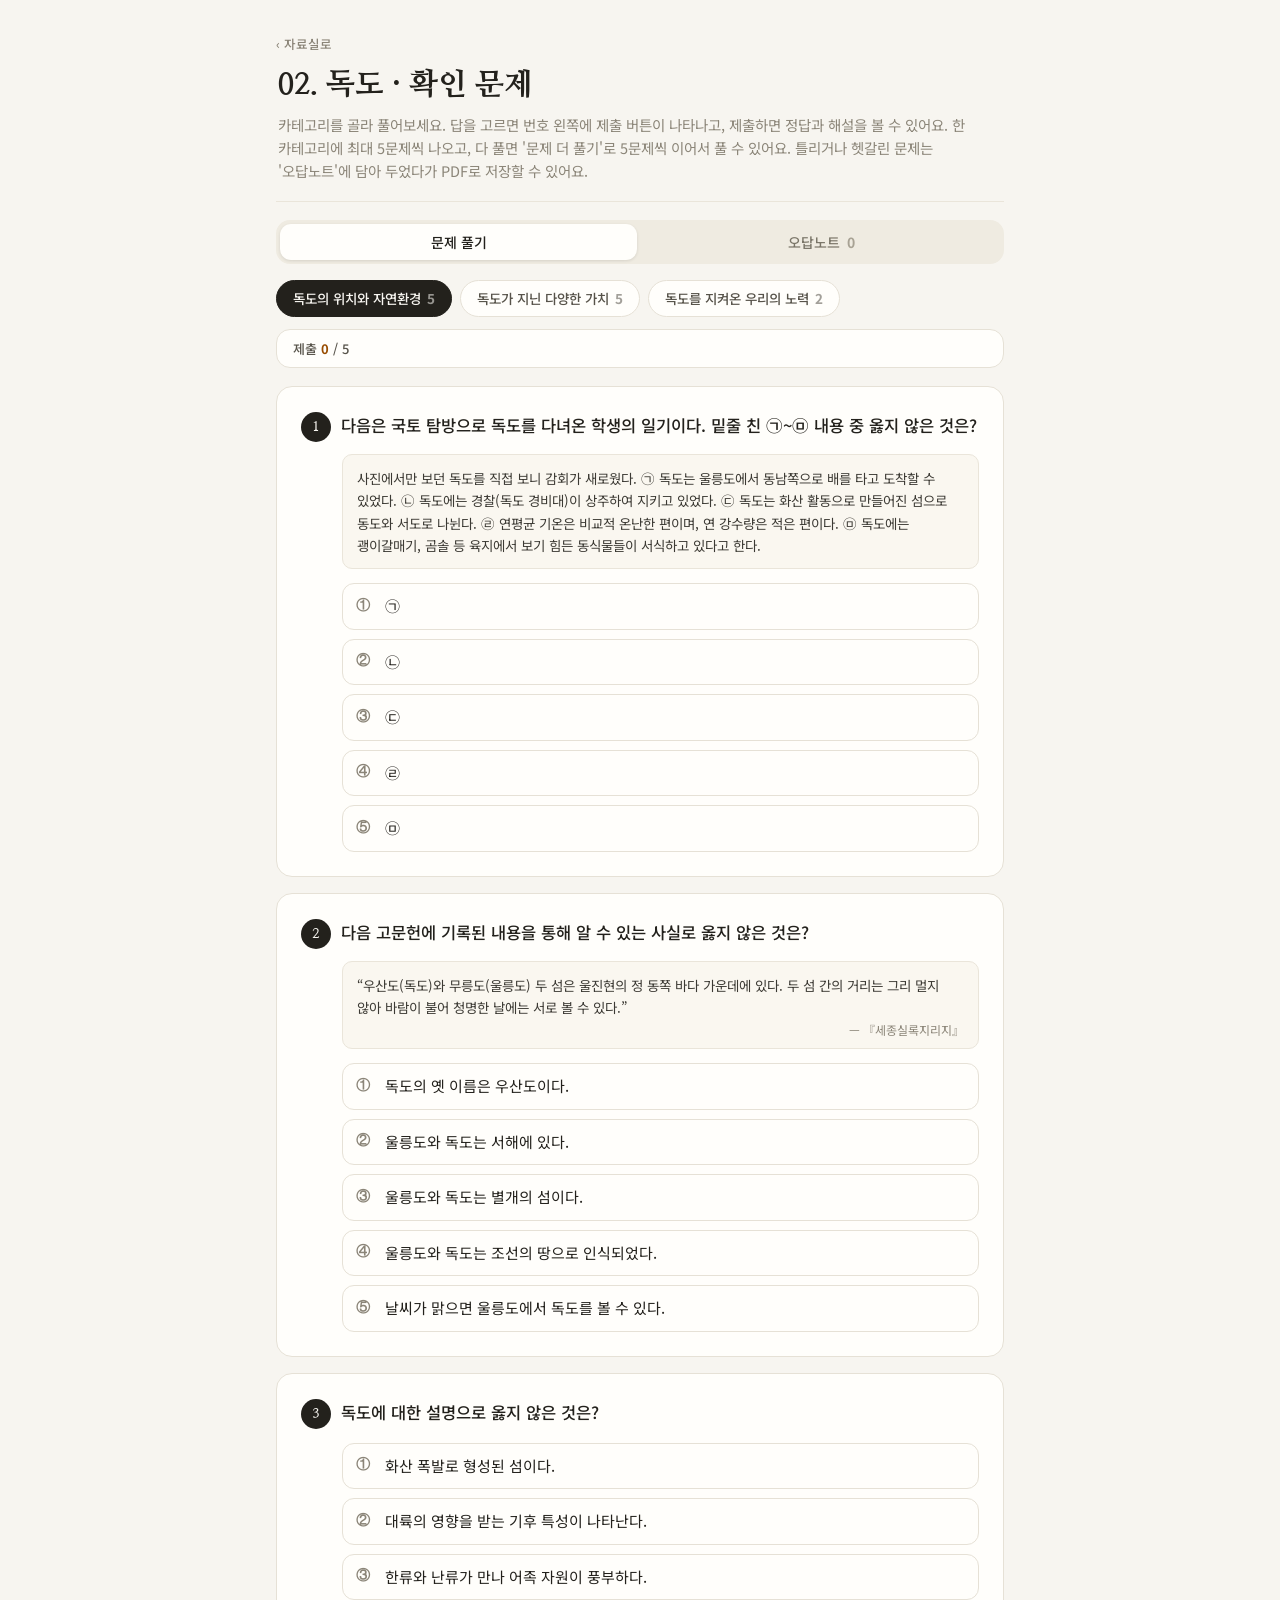
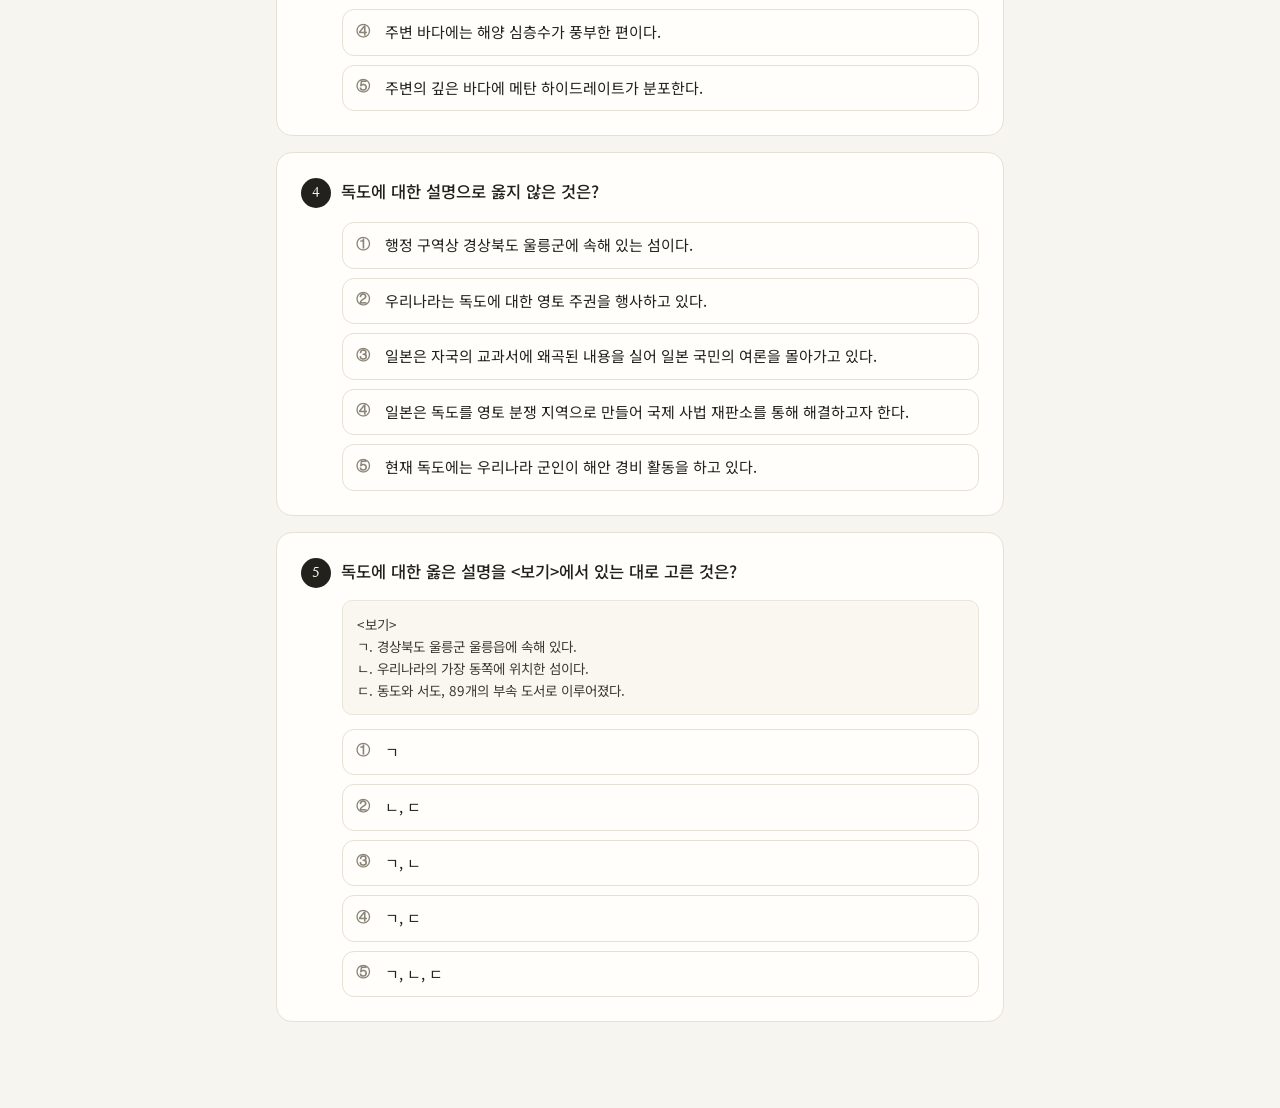
<file: quiz/11-02-quiz.html>
<!DOCTYPE html>
<html lang="ko">
<head>
<meta charset="utf-8">
<meta name="viewport" content="width=device-width,initial-scale=1,viewport-fit=cover">
<meta name="theme-color" content="#f7f5f0">
<title>독도 확인 문제</title>
<link rel="preconnect" href="https://fonts.gstatic.com" crossorigin>
<link href="https://fonts.googleapis.com/css2?family=Noto+Sans+KR:wght@400;500;700;800&family=Nanum+Myeongjo:wght@400;700;800&display=swap" rel="stylesheet">
<link rel="stylesheet" href="quiz.css">
</head>
<body>

<div id="퀴즈"></div>

<script src="quiz-engine.js" charset="utf-8"></script>
<script>
const 카테고리목록 = [
  { key: '위치환경', label: '독도의 위치와 자연환경' },
  { key: '가치',   label: '독도가 지닌 다양한 가치' },
  { key: '수호',   label: '독도를 지켜온 우리의 노력' }
];

const 문제전체 = [
  /* ── 독도의 위치와 자연환경 ── */
  {
    카테고리: '위치환경',
    지문: "독도에 대한 설명으로 옳지 않은 것은?",
    보기: [
      "행정 구역상 경상북도 울릉군에 속해 있는 섬이다.",
      "우리나라는 독도에 대한 영토 주권을 행사하고 있다.",
      "일본은 자국의 교과서에 왜곡된 내용을 실어 일본 국민의 여론을 몰아가고 있다.",
      "일본은 독도를 영토 분쟁 지역으로 만들어 국제 사법 재판소를 통해 해결하고자 한다.",
      "현재 독도에는 우리나라 군인이 해안 경비 활동을 하고 있다."
    ],
    정답: 4,
    해설: "독도는 우리나라가 영토 주권을 행사하고 있으며, 독도에는 군인이 아니라 우리 경찰(독도 경비대)이 해안 경비 활동을 하고 있다. 우리는 독도를 지키기 위해 자발적이고 꾸준한 관심을 가져야 하며, 지리적·역사적 관점에서 독도의 중요성을 인식해야 한다."
  },
  {
    카테고리: '위치환경',
    지문: "독도에 대한 설명으로 옳지 않은 것은?",
    보기: [
      "화산 폭발로 형성된 섬이다.",
      "대륙의 영향을 받는 기후 특성이 나타난다.",
      "한류와 난류가 만나 어족 자원이 풍부하다.",
      "주변 바다에는 해양 심층수가 풍부한 편이다.",
      "주변의 깊은 바다에 메탄 하이드레이트가 분포한다."
    ],
    정답: 1,
    해설: "독도는 대륙성 기후가 아니라 해양성 기후 특성이 강하게 나타난다. 독도는 과거 해저에서 분출한 용암에 의해 형성된 화산섬이며, 주변 바다는 한류와 난류가 만나는 조경 수역이 형성되어 수산 자원이 풍부하다."
  },
  {
    카테고리: '위치환경',
    지문: "다음 고문헌에 기록된 내용을 통해 알 수 있는 사실로 옳지 않은 것은?",
    설명박스: ["“우산도(독도)와 무릉도(울릉도) 두 섬은 울진현의 정 동쪽 바다 가운데에 있다. 두 섬 간의 거리는 그리 멀지 않아 바람이 불어 청명한 날에는 서로 볼 수 있다.”<cite>— 『세종실록지리지』</cite>"],
    보기: [
      "독도의 옛 이름은 우산도이다.",
      "울릉도와 독도는 서해에 있다.",
      "울릉도와 독도는 별개의 섬이다.",
      "울릉도와 독도는 조선의 땅으로 인식되었다.",
      "날씨가 맑으면 울릉도에서 독도를 볼 수 있다."
    ],
    정답: 1,
    해설: "제시된 고문헌은 조선 시대에 나라에서 펴낸 지리서인 『세종실록지리지』이다. 이 기록은 우산도(독도)와 무릉도(울릉도)가 울진현의 정동쪽 바다 가운데에 있다고 적고 있다. 울진현은 동해안에 있으므로 두 섬은 서해가 아니라 동해에 있다. 따라서 ②가 옳지 않다. ① 우산도가 독도의 옛 이름임을 알 수 있다. ③ '두 섬'이라고 적은 것으로 보아 울릉도와 독도는 별개의 섬이다. ④ 조선의 관청에서 펴낸 지리서가 두 섬을 울진현 동쪽 바다의 섬으로 기록했으므로 조선의 땅으로 인식했음을 알 수 있다. ⑤ 두 섬 사이의 거리가 멀지 않아 바람이 불어 맑은 날에는 서로 볼 수 있다고 하였으므로, 날씨가 맑으면 울릉도에서 독도를 볼 수 있다."
  },
  {
    카테고리: '위치환경',
    지문: "독도에 대한 옳은 설명을 <보기>에서 있는 대로 고른 것은?",
    설명박스: ["<보기><br>ㄱ. 경상북도 울릉군 울릉읍에 속해 있다.<br>ㄴ. 우리나라의 가장 동쪽에 위치한 섬이다.<br>ㄷ. 동도와 서도, 89개의 부속 도서로 이루어졌다."],
    보기: ["ㄱ", "ㄴ, ㄷ", "ㄱ, ㄴ", "ㄱ, ㄷ", "ㄱ, ㄴ, ㄷ"],
    정답: 4,
    해설: "독도는 우리나라의 영토 중 가장 동쪽에 위치하고 있으며, 행정 구역상 경상북도 울릉군 울릉읍 독도리에 속한다. 독도는 동도와 서도, 89개의 부속 도서로 이루어져 있다. ㄱ, ㄴ, ㄷ 모두 옳은 설명이다."
  },
  {
    카테고리: '위치환경',
    지문: "다음은 국토 탐방으로 독도를 다녀온 학생의 일기이다. 밑줄 친 ㉠~㉤ 내용 중 옳지 않은 것은?",
    설명박스: ["사진에서만 보던 독도를 직접 보니 감회가 새로웠다. ㉠ 독도는 울릉도에서 동남쪽으로 배를 타고 도착할 수 있었다. ㉡ 독도에는 경찰(독도 경비대)이 상주하여 지키고 있었다. ㉢ 독도는 화산 활동으로 만들어진 섬으로 동도와 서도로 나뉜다. ㉣ 연평균 기온은 비교적 온난한 편이며, 연 강수량은 적은 편이다. ㉤ 독도에는 괭이갈매기, 곰솔 등 육지에서 보기 힘든 동식물들이 서식하고 있다고 한다."],
    보기: ["㉠", "㉡", "㉢", "㉣", "㉤"],
    정답: 3,
    해설: "독도는 해양성 기후의 영향으로 연평균 기온은 비교적 온난하지만, 연 강수량은 1,300mm 안팎으로 비와 눈이 내리는 날이 잦아 강수량이 많은 편이다."
  },

  /* ── 독도가 지닌 다양한 가치 ── */
  {
    카테고리: '가치',
    지문: "독도의 영역적 가치에 대한 옳은 설명을 <보기>에서 고른 것은?",
    설명박스: ["<보기><br>ㄱ. 섬 전체가 천연 보호 구역으로 지정되었다.<br>ㄴ. 조경 수역이 형성되어 각종 수산 자원이 풍부하다.<br>ㄷ. 우리나라 영토의 동쪽 끝을 확정 짓는 기준이 된다.<br>ㄹ. 항공 및 방어 기지로서 군사적 요충지가 될 가능성이 높다."],
    보기: ["ㄱ, ㄴ", "ㄱ, ㄷ", "ㄴ, ㄷ", "ㄴ, ㄹ", "ㄷ, ㄹ"],
    정답: 4,
    해설: "독도는 위치적 특성으로 항공 기지, 방어 기지로서 국가 안보에 필요한 역할을 수행하는 군사적 요충지가 될 가능성이 높다. 또한 독도는 우리나라 영토의 동쪽 끝을 확정 짓는 기준이 되며, 독도를 기점으로 한 12해리가 우리나라의 영해에 해당한다. ㄱ. 천연 보호 구역으로 지정된 것은 독도의 환경·생태적 가치에 해당한다. ㄴ. 조경 수역이 형성되어 각종 수산 자원이 풍부한 것은 독도의 경제적 가치에 해당한다."
  },
  {
    카테고리: '가치',
    지문: "다음에서 설명하는 자원은?",
    설명박스: ["독도 주변 해저에 다량 매장되어 있는 에너지 자원이다. 천연가스가 해저의 저온·고압 상태에서 물 분자와 결합하여 형성된 고체 에너지로, 불을 붙이면 타는 성질을 가지고 있어 일명 '불타는 얼음'이라고 부른다."],
    보기: ["석유", "석탄", "보크사이트", "바이오 에탄올", "메탄 하이드레이트"],
    정답: 4,
    해설: "독도 주변 해저에는 미래 에너지 자원으로 주목받는 메탄 하이드레이트가 매장되어 있다. 메탄 하이드레이트는 천연가스의 주성분인 메탄이 해저의 저온·고압 상태에서 물 분자와 결합하여 형성된 고체 에너지이다."
  },
  {
    카테고리: '가치',
    지문: "자료가 나타내는 독도의 가치로 가장 적절한 것은?",
    지도: [{ 파일: "img/11-02-dokdo-species.png", 라벨: "독도에서 볼 수 있는 해국(왼쪽)과 괭이갈매기(오른쪽)" }],
    보기: [
      "우리나라 영해의 동쪽 끝을 확정짓는다.",
      "배타적 경제 수역 설정의 기준점이 된다.",
      "주변 바다에 수산 자원 및 에너지 자원이 풍부하다.",
      "조류, 식물, 곤충 등 수백 종의 다양한 동식물이 서식한다.",
      "국가 안보에 필요한 역할을 수행하는 군사적 요충지가 될 수 있다."
    ],
    정답: 3,
    해설: "자료가 나타내는 독도의 가치는 환경 및 생태적 가치이다. 독도에는 해국, 괭이갈매기를 비롯해 식물·조류·곤충 등 수백 종의 다양한 동식물이 서식하며, 남북으로 이동하는 철새들이 쉬어 가는 피난처 역할도 하고 있다."
  },
  {
    카테고리: '가치',
    지문: "독도의 영역적 가치에 대한 옳은 설명을 <보기>에서 있는 대로 고른 것은?",
    설명박스: ["<보기><br>ㄱ. 조경 수역이 형성되어 각종 수산 자원이 풍부하다.<br>ㄴ. 우리나라 영토의 동쪽 끝을 확정 짓는 기준이 된다.<br>ㄷ. 국가 안보에 필요한 역할을 수행하는 군사적 요충지가 될 가능성이 높다.<br>ㄹ. 해저 화산의 형성과 진화 과정을 살펴볼 수 있는 세계적인 지질 유적이다."],
    보기: ["ㄱ, ㄴ", "ㄱ, ㄷ", "ㄴ, ㄷ", "ㄴ, ㄹ", "ㄷ, ㄹ"],
    정답: 2,
    해설: "독도는 섬이 많지 않은 동해에서 육지와 멀리 떨어져 있어 우리나라 영해의 동쪽 끝을 확정 짓는 중요한 기준이 되며, 위치적 특성으로 항공 기지, 방어 기지로서 국가 안보에 필요한 역할을 수행하는 군사적 요충지가 될 가능성이 높다. ㄱ. 독도의 경제적 가치, ㄹ. 독도의 환경·생태적 가치에 해당한다."
  },
  {
    카테고리: '가치',
    지문: "그림은 독도 주변 바다의 자원을 나타낸 것이다. A, B에 대한 설명으로 옳은 것은?",
    지도: [{ 파일: "img/11-02-water-resources.png", 라벨: "독도 주변 바다의 자원(A: 해양 심층수, B: 메탄 하이드레이트)" }],
    보기: [
      "A는 수심 200m 아래의 바닷물이다.",
      "A는 얼음 형태지만 불이 붙는 성질을 가지고 있다.",
      "B는 병원균이 거의 없어 식수, 식품, 의약품의 원료로 사용한다.",
      "B는 석탄이 낮은 온도와 높은 압력을 받아 형성된 고체 에너지이다.",
      "A는 메탄 하이드레이트, B는 해양 심층수이다."
    ],
    정답: 0,
    해설: "A는 해양 심층수, B는 메탄 하이드레이트이다. 해양 심층수는 수심 200m 아래에 분포하며 미생물이 거의 없어 식수나 의약품, 화장품의 원료로 활용된다. 메탄 하이드레이트는 천연가스가 해저의 저온·고압 상태에서 물 분자와 결합하여 형성된 고체 에너지이다."
  },

  /* ── 독도를 지켜온 우리의 노력 ── */
  {
    카테고리: '수호',
    지문: "독도 홍보물에 들어갈 적절한 내용을 <보기>에서 고른 것은?",
    설명박스: ["<보기><br>ㄱ. 현재 독도는 대한민국이 영토 주권을 행사하고 있습니다.<br>ㄴ. 시마네 현 고시에서도 독도가 우리 땅임을 인정하고 있습니다.<br>ㄷ. 독도는 러일 전쟁 이후부터 우리나라의 영토로 편입되었습니다.<br>ㄹ. 많은 지리서와 고지도에 독도가 우리 영토로 기록되어 있습니다."],
    보기: ["ㄱ, ㄴ", "ㄱ, ㄹ", "ㄴ, ㄷ", "ㄴ, ㄹ", "ㄷ, ㄹ"],
    정답: 1,
    해설: "ㄴ. 일본은 오히려 시마네 현 고시를 통해 독도가 자국의 땅이라고 일방적으로 주장하고 있다. ㄷ. 독도는 러일 전쟁 이후가 아니라, 서기 512년 신라가 우산국을 편입하면서부터 우리나라의 영토가 되었다."
  },
  {
    카테고리: '수호',
    지문: "독도에 대한 설명으로 옳지 않은 것은?",
    보기: [
      "독도는 울릉도 주민들의 일상생활의 범위 안에 있었다.",
      "독도에는 경비 인력 이외에 주민이 거주한 적이 없다.",
      "독도는 512년 신라가 우산국을 편입하면서부터 우리나라의 영토가 되었다.",
      "예부터 울릉도 주민들은 울릉도의 부속 도서로서 독도를 인식하고 있었다.",
      "독도에는 각종 주민 생활 시설과 경비 활동을 위한 시설이 갖추어져 있다."
    ],
    정답: 1,
    해설: "독도에는 1965년부터 민간인 주민이 거주하기 시작하여 오랫동안 주민이 살았다. 최근에는 마지막 주민이 세상을 떠나 주민등록상 상주하는 일반 주민이 없고, 독도 경비대와 독도관리사무소 직원, 등대 관리원 등이 상주하고 있다. 따라서 경비 인력 이외에 주민이 거주한 적이 없다는 설명은 옳지 않다."
  }
];

퀴즈시작({
  단원: '11-02',
  단원명: '독도',
  제목: '02. 독도 · 확인 문제',
  한번에: 5,
  설명박스HTML: true,
  카테고리목록,
  문제전체
});
</script>
</body>
</html>
</file>
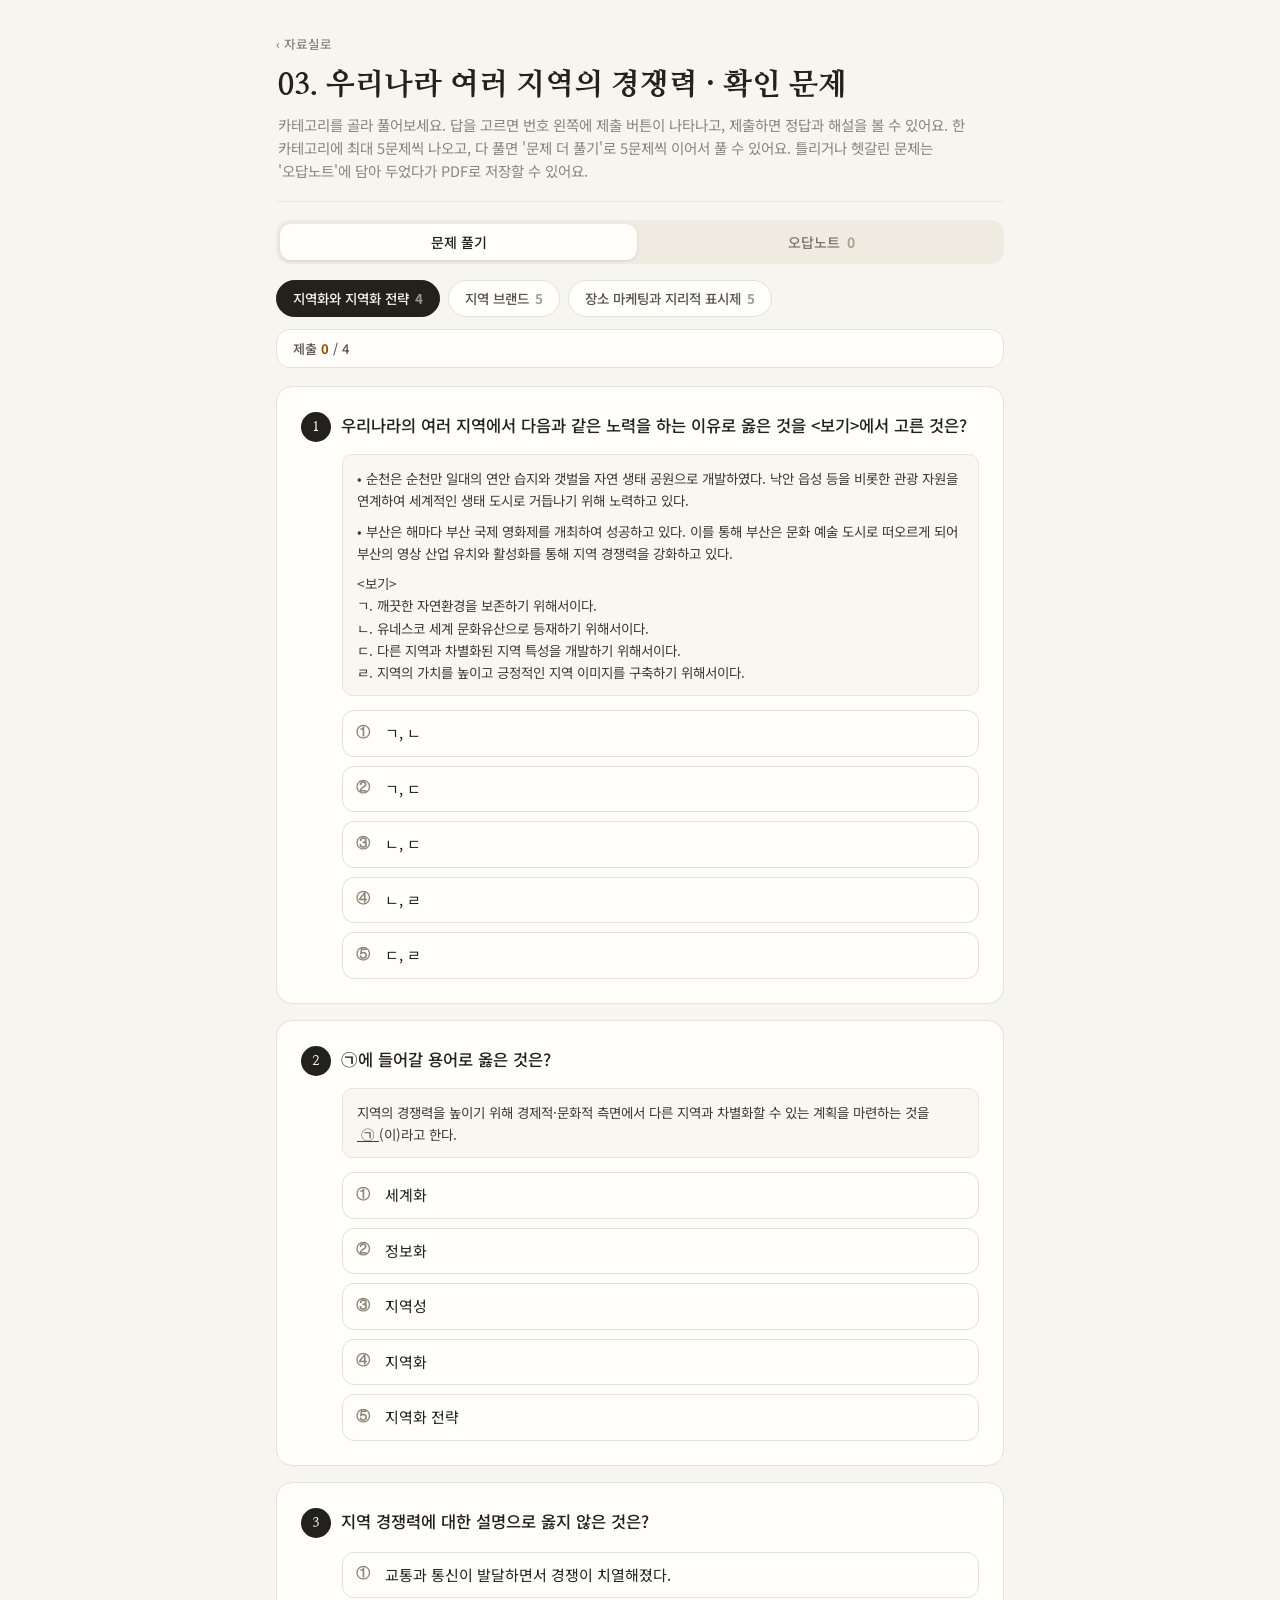
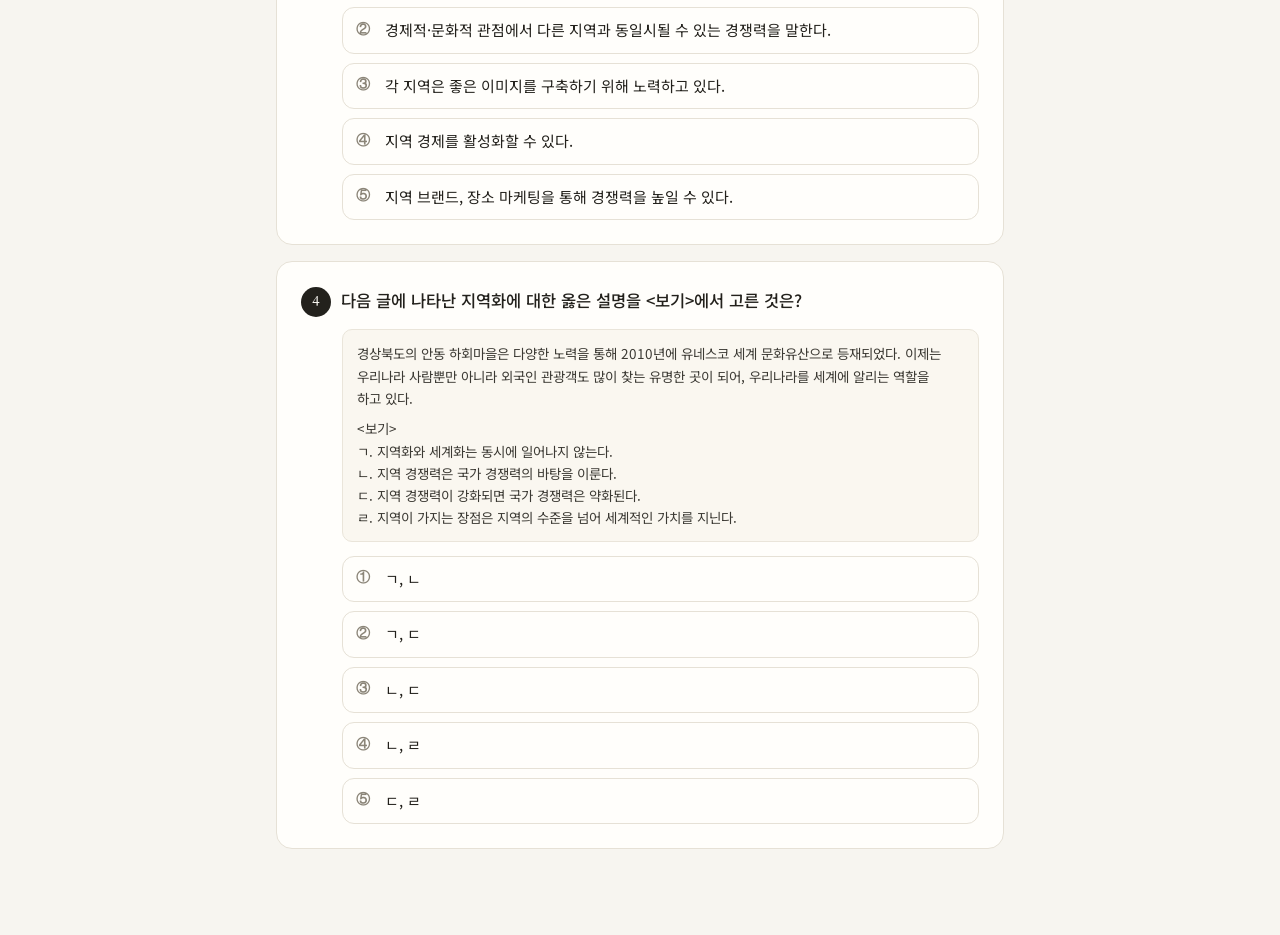
<file: quiz/11-03-quiz.html>
<!DOCTYPE html>
<html lang="ko">
<head>
<meta charset="utf-8">
<meta name="viewport" content="width=device-width,initial-scale=1,viewport-fit=cover">
<meta name="theme-color" content="#f7f5f0">
<title>우리나라 여러 지역의 경쟁력 확인 문제</title>
<link rel="preconnect" href="https://fonts.gstatic.com" crossorigin>
<link href="https://fonts.googleapis.com/css2?family=Noto+Sans+KR:wght@400;500;700;800&family=Nanum+Myeongjo:wght@400;700;800&display=swap" rel="stylesheet">
<link rel="stylesheet" href="quiz.css">
</head>
<body>

<div id="퀴즈"></div>

<script src="quiz-engine.js" charset="utf-8"></script>
<script>
const 카테고리목록 = [
  { key: '지역화전략', label: '지역화와 지역화 전략' },
  { key: '지역브랜드', label: '지역 브랜드' },
  { key: '장소마케팅', label: '장소 마케팅과 지리적 표시제' }
];

const 문제전체 = [
  /* ── 지역화와 지역화 전략 ── */
  {
    카테고리: '지역화전략',
    지문: "지역 경쟁력에 대한 설명으로 옳지 않은 것은?",
    보기: [
      "교통과 통신이 발달하면서 경쟁이 치열해졌다.",
      "경제적·문화적 관점에서 다른 지역과 동일시될 수 있는 경쟁력을 말한다.",
      "각 지역은 좋은 이미지를 구축하기 위해 노력하고 있다.",
      "지역 경제를 활성화할 수 있다.",
      "지역 브랜드, 장소 마케팅을 통해 경쟁력을 높일 수 있다."
    ],
    정답: 1,
    해설: "세계화로 교통과 통신이 발달하고 지역 간 교류가 활발해지면서 지역 고유의 특성을 살리는 것이 그 지역의 경쟁력으로 작용하고 있다. 지역 경쟁력은 경제적·문화적 관점에서 다른 지역과 차별화할 수 있는 힘이므로, 다른 지역과 동일시될 수 있다는 설명은 옳지 않다. 지역화 전략은 이러한 세계화 요구에 부응하기 위해 다른 지역과 차별화할 수 있는 계획을 마련하는 것으로 지역 브랜드, 장소 마케팅, 지리적 표시제 등이 있다."
  },
  {
    카테고리: '지역화전략',
    지문: "우리나라의 여러 지역에서 다음과 같은 노력을 하는 이유로 옳은 것을 <보기>에서 고른 것은?",
    설명박스: [
      "• 순천은 순천만 일대의 연안 습지와 갯벌을 자연 생태 공원으로 개발하였다. 낙안 읍성 등을 비롯한 관광 자원을 연계하여 세계적인 생태 도시로 거듭나기 위해 노력하고 있다.",
      "• 부산은 해마다 부산 국제 영화제를 개최하여 성공하고 있다. 이를 통해 부산은 문화 예술 도시로 떠오르게 되어 부산의 영상 산업 유치와 활성화를 통해 지역 경쟁력을 강화하고 있다.",
      "&lt;보기&gt;<br>ㄱ. 깨끗한 자연환경을 보존하기 위해서이다.<br>ㄴ. 유네스코 세계 문화유산으로 등재하기 위해서이다.<br>ㄷ. 다른 지역과 차별화된 지역 특성을 개발하기 위해서이다.<br>ㄹ. 지역의 가치를 높이고 긍정적인 지역 이미지를 구축하기 위해서이다."
    ],
    보기: ["ㄱ, ㄴ", "ㄱ, ㄷ", "ㄴ, ㄷ", "ㄴ, ㄹ", "ㄷ, ㄹ"],
    정답: 4,
    해설: "제시된 사례는 각 지역이 해당 지역의 가치를 높이고 긍정적인 지역 이미지를 구축하여 다른 지역과 차별화된 지역 특성을 만들기 위해 노력하고 있음을 보여 준다."
  },
  {
    카테고리: '지역화전략',
    지문: "㉠에 들어갈 용어로 옳은 것은?",
    설명박스: [
      "지역의 경쟁력을 높이기 위해 경제적·문화적 측면에서 다른 지역과 차별화할 수 있는 계획을 마련하는 것을 <u>&nbsp;㉠&nbsp;</u>(이)라고 한다."
    ],
    보기: ["세계화", "정보화", "지역성", "지역화", "지역화 전략"],
    정답: 4,
    해설: "지역의 경쟁력을 높이기 위해 경제적·문화적 관점에서 다른 지역과 차별화할 수 있는 계획을 마련하는 것을 지역화 전략이라고 한다. 지역화 전략으로는 지역 브랜드 구축, 장소 마케팅 시행, 지리적 표시제 등록 등이 대표적이다."
  },
  {
    카테고리: '지역화전략',
    지문: "다음 글에 나타난 지역화에 대한 옳은 설명을 <보기>에서 고른 것은?",
    설명박스: [
      "경상북도의 안동 하회마을은 다양한 노력을 통해 2010년에 유네스코 세계 문화유산으로 등재되었다. 이제는 우리나라 사람뿐만 아니라 외국인 관광객도 많이 찾는 유명한 곳이 되어, 우리나라를 세계에 알리는 역할을 하고 있다.",
      "&lt;보기&gt;<br>ㄱ. 지역화와 세계화는 동시에 일어나지 않는다.<br>ㄴ. 지역 경쟁력은 국가 경쟁력의 바탕을 이룬다.<br>ㄷ. 지역 경쟁력이 강화되면 국가 경쟁력은 약화된다.<br>ㄹ. 지역이 가지는 장점은 지역의 수준을 넘어 세계적인 가치를 지닌다."
    ],
    보기: ["ㄱ, ㄴ", "ㄱ, ㄷ", "ㄴ, ㄷ", "ㄴ, ㄹ", "ㄷ, ㄹ"],
    정답: 3,
    해설: "제시된 글은 안동 하회마을을 나타낸다. 세계화로 지역의 경쟁을 제한하는 장벽이 사라지면서 시골 마을이었던 하회마을은 지역화를 이루어 세계적인 가치를 지니게 되었다. 따라서 지역이 가지는 장점은 지역의 수준을 넘어 세계적인 가치를 지니며(ㄹ), 지역 경쟁력은 국가 경쟁력의 바탕을 이룬다(ㄴ). ㄱ. 지역화는 세계화와 함께 나타나는 흐름이므로 두 가지는 동시에 일어난다. ㄷ. 지역 경쟁력이 강화되면 국가 경쟁력도 함께 높아진다."
  },

  /* ── 지역 브랜드 ── */
  {
    카테고리: '지역브랜드',
    지문: "효과적인 지역 브랜드 개발 전략에 대한 옳은 설명만을 <보기>에서 있는 대로 고른 것은?",
    설명박스: [
      "&lt;보기&gt;<br>ㄱ. 중앙 정부가 주도하여 개발한다.<br>ㄴ. 지역 주민과 긴밀하게 협력한다.<br>ㄷ. 해당 지역의 고유한 특성과 가치를 정확히 파악한다.<br>ㄹ. 해당 지역의 자연환경과 역사, 문화, 산업, 인물 등을 활용한다."
    ],
    보기: ["ㄱ, ㄴ", "ㄱ, ㄷ", "ㄴ, ㄹ", "ㄱ, ㄷ, ㄹ", "ㄴ, ㄷ, ㄹ"],
    정답: 4,
    해설: "ㄴ, ㄷ, ㄹ. 효과적인 지역 브랜드 개발을 위해서는 지역의 자연환경과 역사, 문화, 산업, 인물 등을 활용하여 그 지역만의 고유한 특성과 가치를 정확히 파악해야 하고, 지역 주민의 참여와 협조가 필요하다. ㄱ. 지역 브랜드에는 지역 고유의 특징이 반영되어야 하므로, 중앙 정부가 아닌 지방 정부와 지역 주민이 지역 브랜드 개발을 주도해야 한다."
  },
  {
    카테고리: '지역브랜드',
    지문: "지역 브랜드 개발 시 주의 사항에 대한 설명으로 옳지 않은 것은?",
    보기: [
      "중앙 정부의 획일적인 개발 방식을 채택해야 효율적으로 진행할 수 있다.",
      "지역의 핵심적인 정체성을 브랜드로 만든다.",
      "개발 과정에서 지역 주민들의 참여가 필수적이다.",
      "다른 지역과 차별화할 수 있는 슬로건, 로고, 캐릭터 등을 개발한다.",
      "지역 브랜드를 개발한 후에는 장소 마케팅에 적극적으로 활용한다."
    ],
    정답: 0,
    해설: "지역 브랜드를 개발하기 위해서는 우선 지역의 특성을 파악하는 것이 중요하다. 지역의 특성을 다양하게 파악한 후 핵심적인 정체성을 요약하여 브랜드화하고 이를 잘 드러낼 수 있는 슬로건, 로고, 캐릭터 등을 개발해야 한다. 이후에는 지역 브랜드를 장소 마케팅에 적극적으로 활용해야 한다. 지역 브랜드 개발 과정에서는 중앙 정부의 획일적인 방식이 아니라 지역 주민들의 적극적이고 자발적인 참여가 필요하다."
  },
  {
    카테고리: '지역브랜드',
    지문: "다음과 같은 지역화 전략의 효과로 옳지 않은 것은?",
    설명박스: [
      "강원도 평창군은 해발 고도 700m 부근에 위치한 지리적 특색을 내세워 지역을 홍보하고 있다. 'HAPPY 700'은 사람과 동식물이 가장 건강하고 행복하게 지낼 수 있는 고지대의 특성을 담은 것이다."
    ],
    지도: [{ 파일: "img/11-03-logo-happy700.png" }],
    보기: [
      "지역의 이미지가 향상된다.",
      "경제적·문화적 측면에서 다른 지역과의 차별성을 줄인다.",
      "지역 경제를 활성화시킨다.",
      "지역의 상품에 대한 신뢰도가 높아진다.",
      "지역의 서비스를 소비자에게 특별한 브랜드로 인식시킨다."
    ],
    정답: 1,
    해설: "지역 브랜드는 지역의 독특한 자연환경과 인문 환경을 활용하여 지역의 긍정적인 이미지를 강화하거나 지역의 부정적인 이미지를 긍정적 이미지로 변화시켜 지역의 가치를 높이는 것을 말한다. 지역의 상품이나 서비스에 그 지역의 이미지를 결합하여 지역 그 자체를 브랜드처럼 만드는 것을 말한다. 강원도 평창의 'HAPPY 700'이 대표적인 사례이다. 지역 브랜드의 가치가 높아지면 그 지명을 붙인 상품의 판매량이 증가하고, 서비스에 대한 신뢰도가 높아져 지역 경제가 활성화된다. 지역화 전략은 지역을 경제적·문화적 측면에서 다른 지역과 차별화하는 것이 목적이므로, 차별성을 줄인다는 설명은 옳지 않다."
  },
  {
    카테고리: '지역브랜드',
    지문: "(가), (나)에 대한 옳은 설명을 <보기>에서 고른 것은?",
    설명박스: [
      "&lt;보기&gt;<br>ㄱ. (가)는 지역을 특별한 브랜드로 인식시킨다.<br>ㄴ. (가)는 지역의 이미지를 대표하는 랜드마크이다.<br>ㄷ. (나)가 나타내는 지역화 전략은 지리적 표시제이다.<br>ㄹ. (나)는 특정 장소를 매력적인 상품으로 만들어 관광객을 유치하는 역할을 한다."
    ],
    지도: [
      { 파일: "img/11-03-boryeong-characters.png", 라벨: "(가) 보령시의 캐릭터 '머돌이'와 '머순이'" },
      { 파일: "img/11-03-boryeong-mud-poster.png", 라벨: "(나) 보령 머드 축제 포스터" }
    ],
    보기: ["ㄱ, ㄴ", "ㄱ, ㄹ", "ㄴ, ㄷ", "ㄴ, ㄹ", "ㄷ, ㄹ"],
    정답: 1,
    해설: "(가)는 보령시를 대표하는 캐릭터로서, 지역을 특별한 브랜드로 인식시키는 역할을 한다. (나)는 지역의 정체성을 담은 지역 축제 포스터로, 장소를 매력적인 상품으로 만들어 관광객을 유치하는 역할을 한다. ㄴ. 랜드마크는 지역의 이미지를 대표하는 상징물로, 프랑스 파리의 에펠 탑 등이 대표적이다. ㄷ. (나)가 나타내는 지역화 전략은 장소 마케팅이다."
  },
  {
    카테고리: '지역브랜드',
    지문: "지역 브랜드 개발에 대한 학생들의 대화 중 그 내용이 옳지 않은 것은?",
    보기: [
      "원재: 쉽게 기억되고 호감을 줄 수 있어야 해.",
      "주원: 해당 지역이 가진 고유의 특성과 매력이 잘 드러나야 해.",
      "세빈: 지역 브랜드는 이미지, 슬로건, 캐릭터 중 한 가지만 사용해야 해.",
      "승호: 다른 지역 사람들이 우리 지역을 쉽게 인식할 수 있도록 해야 해.",
      "하은: 지역 주민들과 외부인들 모두 공감할 수 있는 특성을 담고 있어야 해."
    ],
    정답: 2,
    해설: "지역 브랜드는 우리 지역을 대표하는 것으로 다른 지역에 거주하는 사람들이 우리 지역을 쉽게 인식할 수 있도록 하는 것이다. 지역 브랜드를 개발할 때 가장 중요한 것은 지역의 이미지나 특성을 파악하는 것이다. 성공적으로 개발된 지역 브랜드는 지역 주민들과 외부인들이 공감할 수 있는 우리 지역의 특성을 잘 반영하고 있어야 한다. 또한, 쉽게 기억되고 호감을 줄 수 있어야 한다. ③ 지역 브랜드는 이미지, 슬로건, 캐릭터 등을 복합적으로 사용한다."
  },

  /* ── 장소 마케팅과 지리적 표시제 ── */
  {
    카테고리: '장소마케팅',
    지문: "다음에서 설명하는 지역화 전략으로 옳은 것은?",
    설명박스: [
      "특정 장소가 가지고 있는 자연환경이나 역사적·문화적 특성을 드러내어 장소를 하나의 매력적인 상품으로 만들어 이를 판매하려는 활동이다."
    ],
    보기: ["생태 도시", "슬로우 시티", "지역 브랜드", "장소 마케팅", "지리적 표시제"],
    정답: 3,
    해설: "특정 장소가 지닌 고유한 특징을 이용하여 장소 자체를 매력적인 상품으로 발전시키는 것을 장소 마케팅이라 한다. 장소 마케팅을 구현하는 가장 대표적인 전략으로는 지역의 상징성을 이용한 축제가 있다. 축제를 통해 지역의 독특한 정체성과 이미지를 창출함으로써 관광객이나 투자자를 유치하여 지역 경제를 활성화하고, 지역 주민들의 소속감과 자긍심을 높일 수 있다."
  },
  {
    카테고리: '장소마케팅',
    지문: "지역 축제에 대한 설명으로 옳지 않은 것은?",
    보기: [
      "보통 해당 지역 주민들만이 참가하여 폐쇄성이 두드러진다.",
      "지역 이미지 개선 효과에 도움이 된다.",
      "지역 주민의 화합과 자부심을 높이는 행사이다.",
      "관광 산업의 발달과 더불어 지역 경제 활성화에 기여한다.",
      "세계화 시대의 대표적인 지역화 전략 역할을 한다."
    ],
    정답: 0,
    해설: "지역 축제를 보기 위해 많은 관광객이 방문하므로 폐쇄성이 두드러진다고 볼 수 없다."
  },
  {
    카테고리: '장소마케팅',
    지문: "지역 축제에 대한 옳은 설명을 <보기>에서 고른 것은?",
    설명박스: [
      "&lt;보기&gt;<br>ㄱ. 장소 마케팅을 구현하는 대표적인 전략이다.<br>ㄴ. 지역 주민들에게 소속감과 자긍심을 갖게 한다.<br>ㄷ. 축제 때 판매되는 상품은 모두 지리적 표시제 인증을 받는다.<br>ㄹ. 지역의 상품과 서비스를 소비자에게 특별한 브랜드로 인식시키는 것을 말한다."
    ],
    보기: ["ㄱ, ㄴ", "ㄱ, ㄷ", "ㄴ, ㄷ", "ㄴ, ㄹ", "ㄷ, ㄹ"],
    정답: 0,
    해설: "ㄱ, ㄴ. 지역 축제는 장소 마케팅을 구현하는 대표적인 전략이며, 지역 주민들에게 소속감과 자긍심을 갖게 한다. ㄷ. 지리적 표시제는 상품의 품질, 명성, 특성 등이 근본적으로 해당 지역에서 비롯되는 경우 지역 생산품임을 증명하고 표시하는 제도이다. ㄹ. 지역 브랜드에 대한 설명이다."
  },
  {
    카테고리: '장소마케팅',
    지문: "다음에서 설명하는 지역화 전략에 해당하는 활동으로 보기 어려운 것은?",
    설명박스: [
      "특정 장소가 가지고 있는 자연환경이나 역사적·문화적 특성 등을 이용하여 장소를 매력적인 상품으로 만들어 판매하는 활동이다."
    ],
    보기: [
      "지역의 상징성을 이용한 축제를 개최한다.",
      "역사적 건물이나 장소를 보존하여 상품화한다.",
      "지역을 상징할 수 있는 랜드마크를 개발하여 홍보한다.",
      "박물관이나 미술관보다는 경제적 효과가 큰 산업 시설을 짓는다.",
      "지역을 상징하는 농업 경관을 조성하는 등의 경관 농업을 통해 관광객을 유치한다."
    ],
    정답: 3,
    해설: "제시된 내용은 장소 마케팅에 대한 설명이다. 박물관이나 미술관 등의 시설을 건축하는 것은 장소를 매력적으로 보이게 하여 경제적 가치를 높이는 장소 마케팅의 활동 중 하나이다. 따라서 박물관이나 미술관보다 산업 시설을 짓는다는 ④는 장소 마케팅 활동으로 보기 어렵다."
  },
  {
    카테고리: '장소마케팅',
    지문: "다음과 같은 인증을 받은 상품에 대한 설명으로 옳지 않은 것은?",
    지도: [
      { 파일: "img/11-03-pgi-mark-agri.jpg" },
      { 파일: "img/11-03-pgi-mark-registered.jpg" }
    ],
    보기: [
      "소비자는 제품의 품질을 신뢰할 수 있다.",
      "홍보를 통해 경제적 효과를 거둘 수 있다.",
      "다른 지역에서도 해당 상품을 생산할 수 있다.",
      "유사품이 시장에 유통되는 것을 막을 수 있다.",
      "소비자는 제품에 대한 정확한 정보를 알 수 있다."
    ],
    정답: 2,
    해설: "제시된 자료는 지리적 표시제 등록 마크이다. ③ 지리적 표시제의 보호를 받으려면 상품의 생산과 가공이 해당 지역에서 이루어지는 지역 연계성이 필요하다. 따라서 다른 지역에서는 해당 지역의 이름을 붙인 상품을 생산할 수 없다."
  }
];

퀴즈시작({
  단원: '11-03',
  단원명: '우리나라 여러 지역의 경쟁력',
  제목: '03. 우리나라 여러 지역의 경쟁력 · 확인 문제',
  한번에: 5,
  설명박스HTML: true,
  지도원본크기: true,
  카테고리목록,
  문제전체
});
</script>
</body>
</html>
</file>
<file: quiz/quiz.css>
@charset "utf-8";
/* 확인 문제 공용 스타일 — 모든 단원 퀴즈 페이지가 함께 씁니다 */
*{box-sizing:border-box}
html,body{margin:0}
/* 줄바꿈은 글자 중간이 아니라 띄어쓰기에서만 합니다 (너무 긴 단어만 예외) */
body{background:#f7f5f0;color:#23211c;font-family:'Noto Sans KR',system-ui,sans-serif;-webkit-text-size-adjust:100%;word-break:keep-all;overflow-wrap:break-word;text-wrap:pretty}
a{color:oklch(.5 .13 58);text-decoration:none}
button{font-family:inherit;border:none;background:none;padding:0;color:inherit;cursor:pointer}

#퀴즈{max-width:560px;margin:0 auto;padding:20px 16px 60px}

.뒤로{font:500 12.5px/1 'Noto Sans KR';color:#8b8578;display:inline-flex;align-items:center;gap:3px}
.뒤로:hover{color:oklch(.5 .13 58)}

.머리{padding:12px 2px 18px;border-bottom:1px solid #eae5da;margin-bottom:18px}
.제목{font:800 24px/1.3 'Nanum Myeongjo',serif;text-wrap:balance}
.안내{font:400 13px/1.6 'Noto Sans KR';color:#8b8578;margin-top:8px}

/* 문제 풀기 / 오답노트 전환 */
.화면탭{display:flex;gap:6px;background:#efebe1;border-radius:14px;padding:4px;margin-bottom:16px}
.화면탭버튼{flex:1;font:500 13px/1 'Noto Sans KR';color:#7a7568;padding:11px 8px;border-radius:11px;text-align:center}
.화면탭버튼.활성{background:#fffefb;color:#23211c;box-shadow:0 1px 3px rgba(35,33,28,.12)}
.화면탭버튼 b{font-weight:700;margin-left:3px;color:#a8a294}
.화면탭버튼.있음 b{color:oklch(.5 .13 58)}

.카테고리바{display:flex;flex-wrap:wrap;gap:8px;margin-bottom:12px}
.카테고리{font:500 12.5px/1 'Noto Sans KR';border:1.5px solid #e6e1d6;color:#57534a;border-radius:20px;padding:10px 14px;background:#fffefb;transition:border-color .15s,background .15s,color .15s}
.카테고리:hover{border-color:#cfc7b4}
.카테고리 b{font-weight:700;opacity:.55;margin-left:2px}
.카테고리.활성{background:#23211c;border-color:#23211c;color:#f7f5f0}
.카테고리.활성 b{opacity:.55}

.상태바{display:flex;align-items:center;justify-content:space-between;gap:10px;flex-wrap:wrap;background:#fffefb;border:1px solid #e6e1d6;border-radius:14px;padding:12px 16px;margin-bottom:18px}
.요약{font:500 13px/1 'Noto Sans KR';color:#57534a}
.요약 b{color:oklch(.5 .13 58)}
.상태버튼들{display:flex;gap:8px}
.다시버튼{font:500 12.5px/1 'Noto Sans KR';border:1.5px solid #23211c;color:#23211c;border-radius:20px;padding:9px 14px}
.더버튼{font:500 12.5px/1 'Noto Sans KR';border:1.5px solid oklch(.58 .13 58);color:oklch(.5 .13 58);border-radius:20px;padding:9px 14px}
.다시버튼[hidden],.더버튼[hidden]{display:none}

.문제카드{background:#fffefb;border:1px solid #e6e1d6;border-radius:16px;padding:18px 16px;margin-bottom:16px}

.문제머리{display:flex;align-items:flex-start;gap:10px}
.번호{flex:none;width:27px;height:27px;border-radius:50%;background:#23211c;color:#f7f5f0;display:flex;align-items:center;justify-content:center;font:700 12.5px/1 'Nanum Myeongjo',serif;margin-top:1px}
.지문{flex:1;min-width:0;font:500 15px/1.55 'Noto Sans KR';padding-top:2px}

.제출버튼{display:none;flex:none;opacity:0;transform:scale(.7);transition:opacity .16s,transform .16s;background:oklch(.58 .13 58);color:#fffefb;font:700 12px/1 'Noto Sans KR';border-radius:20px;padding:8px 13px;margin-top:1px}
.제출버튼.표시{display:inline-flex}
.제출버튼.보임{opacity:1;transform:scale(1)}
.제출버튼:hover{background:oklch(.52 .13 58)}

.설명박스{background:#faf7f0;border:1px solid #eae5da;border-radius:10px;padding:12px 14px;margin:12px 0 0;font:400 13.5px/1.65 'Noto Sans KR';color:#3c3a34}
.설명박스 p{margin:0}
.설명박스 p+p{margin-top:8px}
.설명박스 cite{display:block;margin-top:6px;text-align:right;font:400 12px/1 'Noto Sans KR';font-style:normal;color:#8b8578}
.설명박스 table{width:100%;border-collapse:collapse;margin:2px 0;font-size:13px;line-height:1.55}
.설명박스 th,.설명박스 td{border:1px solid #d9d2c0;padding:7px 9px;text-align:left;vertical-align:middle;overflow-wrap:anywhere}
.설명박스 th{background:#f1ece0;font-weight:700;text-align:center}

.지도래퍼{border:1px solid #e6e1d6;border-radius:12px;overflow:hidden;background:#fffefb;padding:10px;margin:12px 0 0}
.지도목록{display:grid;gap:8px}
.지도목록.칸1{grid-template-columns:1fr}
.지도목록.칸2{grid-template-columns:repeat(2,1fr)}
.지도목록 figure{margin:0}
.지도목록 img{width:100%;height:auto;display:block;border-radius:6px;border:1px solid #eae5da}
#퀴즈.지도원본 .지도목록 img{max-width:100%;width:auto;margin:0 auto}
.지도목록 figcaption{text-align:center;font:700 11.5px/1 'Noto Sans KR';color:#8b8578;padding-top:6px}

.보기목록{display:flex;flex-direction:column;gap:9px;margin:14px 0 0}
.보기{position:relative;display:flex;align-items:center;gap:11px;padding:11px 13px;border:1.5px solid #e6e1d6;border-radius:12px;cursor:pointer;transition:border-color .15s,background .15s}
.보기:hover{border-color:#cfc7b4}
.보기입력{position:absolute;opacity:0;width:1px;height:1px;overflow:hidden}
.보기:focus-within{outline:2px solid oklch(.58 .13 58);outline-offset:2px}
.보기마커{flex:none;font:700 13.5px/1 'Nanum Myeongjo',serif;color:#8b8578;width:18px}
.보기글{flex:1;min-width:0;font:400 14px/1.5 'Noto Sans KR'}
.보기.선택됨{border-color:oklch(.58 .13 58);background:oklch(.97 .025 78)}
.보기.선택됨 .보기마커{color:oklch(.5 .13 58)}
.보기.정답{border-color:oklch(.55 .12 152);background:oklch(.96 .035 152)}
.보기.정답::after{content:'✓';margin-left:auto;padding-left:8px;font:800 14px/1 'Noto Sans KR';color:oklch(.42 .13 152)}
.보기.오답선택{border-color:#b0503a;background:#fbece6}
.보기.오답선택::after{content:'✕';margin-left:auto;padding-left:8px;font:800 14px/1 'Noto Sans KR';color:#b0503a}
.보기목록.잠김{pointer-events:none}

.결과영역{margin:14px 0 0;padding-top:14px;border-top:1px dashed #e6e1d6}
.결과배지{display:inline-block;font:700 11px/1 'Noto Sans KR';padding:6px 11px;border-radius:20px;margin-bottom:10px}
.결과배지.맞음{background:oklch(.94 .045 152);color:oklch(.38 .12 152)}
.결과배지.틀림{background:#fbeae6;color:#a83a2e}
.정답줄{font:500 13.5px/1.5 'Noto Sans KR';margin:0 0 10px;color:#3c3a34}
.해설{font:400 13.5px/1.75 'Noto Sans KR';color:#57534a;background:#faf8f3;border-radius:10px;padding:12px 14px}
.해설 b{display:block;color:#23211c;font-weight:700;margin-bottom:5px;font-size:12px;letter-spacing:.02em}

/* 오답노트에 담기 (문제를 푼 뒤 결과 영역에 나타납니다) */
.담기버튼{margin-top:12px;font:500 12.5px/1 'Noto Sans KR';border:1.5px solid oklch(.58 .13 58);color:oklch(.5 .13 58);border-radius:20px;padding:10px 14px}
.담기버튼.담김{background:oklch(.97 .025 78);color:oklch(.45 .13 58)}

/* 오답노트 화면 */
.노트머리{background:#fffefb;border:1px solid #e6e1d6;border-radius:14px;padding:16px;margin-bottom:16px}
.노트제목{font:800 18px/1.3 'Nanum Myeongjo',serif;text-wrap:balance}
.노트제목 span{font:500 13px/1 'Noto Sans KR';color:#8b8578;margin-left:4px}
.노트설명{font:400 13px/1.6 'Noto Sans KR';color:#8b8578;margin-top:6px}
.노트도구{display:flex;gap:8px;flex-wrap:wrap;margin-top:14px}
.노트도구[hidden]{display:none}
.저장버튼{background:oklch(.58 .13 58);color:#fffefb;font:700 13px/1 'Noto Sans KR';border-radius:20px;padding:11px 18px}
.저장버튼:hover{background:oklch(.52 .13 58)}
.비움버튼{border:1.5px solid #e6e1d6;color:#8b8578;font:500 12.5px/1 'Noto Sans KR';border-radius:20px;padding:10px 14px}
.저장안내{margin-top:12px;font:400 12.5px/1.7 'Noto Sans KR';color:#6b675c}
.저장안내 summary{cursor:pointer;color:#8b8578}
.저장안내 ul{margin:8px 0 0;padding-left:18px}
.노트빈{font:400 13.5px/1.8 'Noto Sans KR';color:#a8a294;text-align:center;padding:36px 12px;background:#fffefb;border:1px dashed #e0dbd0;border-radius:14px}
.노트안내{font:400 12px/1.7 'Noto Sans KR';color:#a8a294;text-align:center;padding:10px 8px 0}
.인쇄제목{display:none}

.노트카드{background:#fffefb;border:1px solid #e6e1d6;border-radius:16px;padding:18px 16px;margin-bottom:16px}
.노트카드 .분류{display:block;font:700 10.5px/1 'Noto Sans KR';color:#8b8578;letter-spacing:.02em;margin-bottom:10px}
.노트카드 .보기{cursor:default}
.노트카드 .보기:hover{border-color:#e6e1d6}
.노트카드 .보기.정답:hover{border-color:oklch(.55 .12 152)}
.노트카드 .보기.오답선택:hover{border-color:#b0503a}
.노트카드 .보기::after{content:none!important}
.보기표시{flex:none;max-width:5.8em;margin-left:auto;font:700 11px/1.35 'Noto Sans KR';text-align:right}
.보기.정답 .보기표시{color:oklch(.42 .13 152)}
.보기.오답선택 .보기표시{color:#b0503a}
.빼기버튼{margin-top:14px;font:500 12px/1 'Noto Sans KR';border:1.5px solid #e6e1d6;color:#8b8578;border-radius:20px;padding:9px 13px}

@media (min-width:760px){
  #퀴즈{max-width:780px;padding:30px 26px 70px}
  .제목{font-size:30px}
  .안내{font-size:14.5px}
  .화면탭버튼{font-size:14px}
  .카테고리{font-size:13.5px;padding:11px 16px}
  .문제카드,.노트카드{padding:24px 24px}
  .번호{width:30px;height:30px;font-size:14px}
  .지문{font-size:16.5px}
  .설명박스,.지도래퍼,.보기목록,.결과영역{margin-left:41px}
  .지도목록.칸2{grid-template-columns:repeat(var(--지도열,2),1fr)}
  .보기글{font-size:15px}
  .해설{font-size:14.5px}
}

/* 오답노트를 인쇄(PDF 저장)할 때는 노트 내용만 깔끔하게 나옵니다 */
@media print{
  @page{margin:12mm}
  html,body{background:#fff!important}
  #퀴즈{max-width:none;padding:0}
  body.노트보기 .뒤로,
  body.노트보기 .머리,
  body.노트보기 .화면탭,
  body.노트보기 #풀이화면,
  body.노트보기 .노트머리,
  body.노트보기 .노트안내,
  body.노트보기 .빼기버튼{display:none!important}
  body.노트보기 .인쇄제목{display:block;margin:0 0 14px;padding-bottom:8px;border-bottom:1.5px solid #23211c}
  body.노트보기 .인쇄제목 b{display:block;font:800 18px/1.4 'Nanum Myeongjo',serif}
  body.노트보기 .인쇄제목 span{font:400 11.5px/1.5 'Noto Sans KR';color:#57534a}
  .노트카드{break-inside:avoid;page-break-inside:avoid;box-shadow:none;border-color:#9b968a;margin-bottom:12px}
  .노트카드 .보기{border-color:#bdb8ab}
  .노트카드 .보기.정답{border-color:#23211c;border-width:2px}
  .노트카드 .보기.오답선택{border-style:dashed;border-color:#23211c}
  .보기.정답 .보기표시,.보기.오답선택 .보기표시{color:#23211c}
  .해설{background:#f3f1ea}
}
</file>
